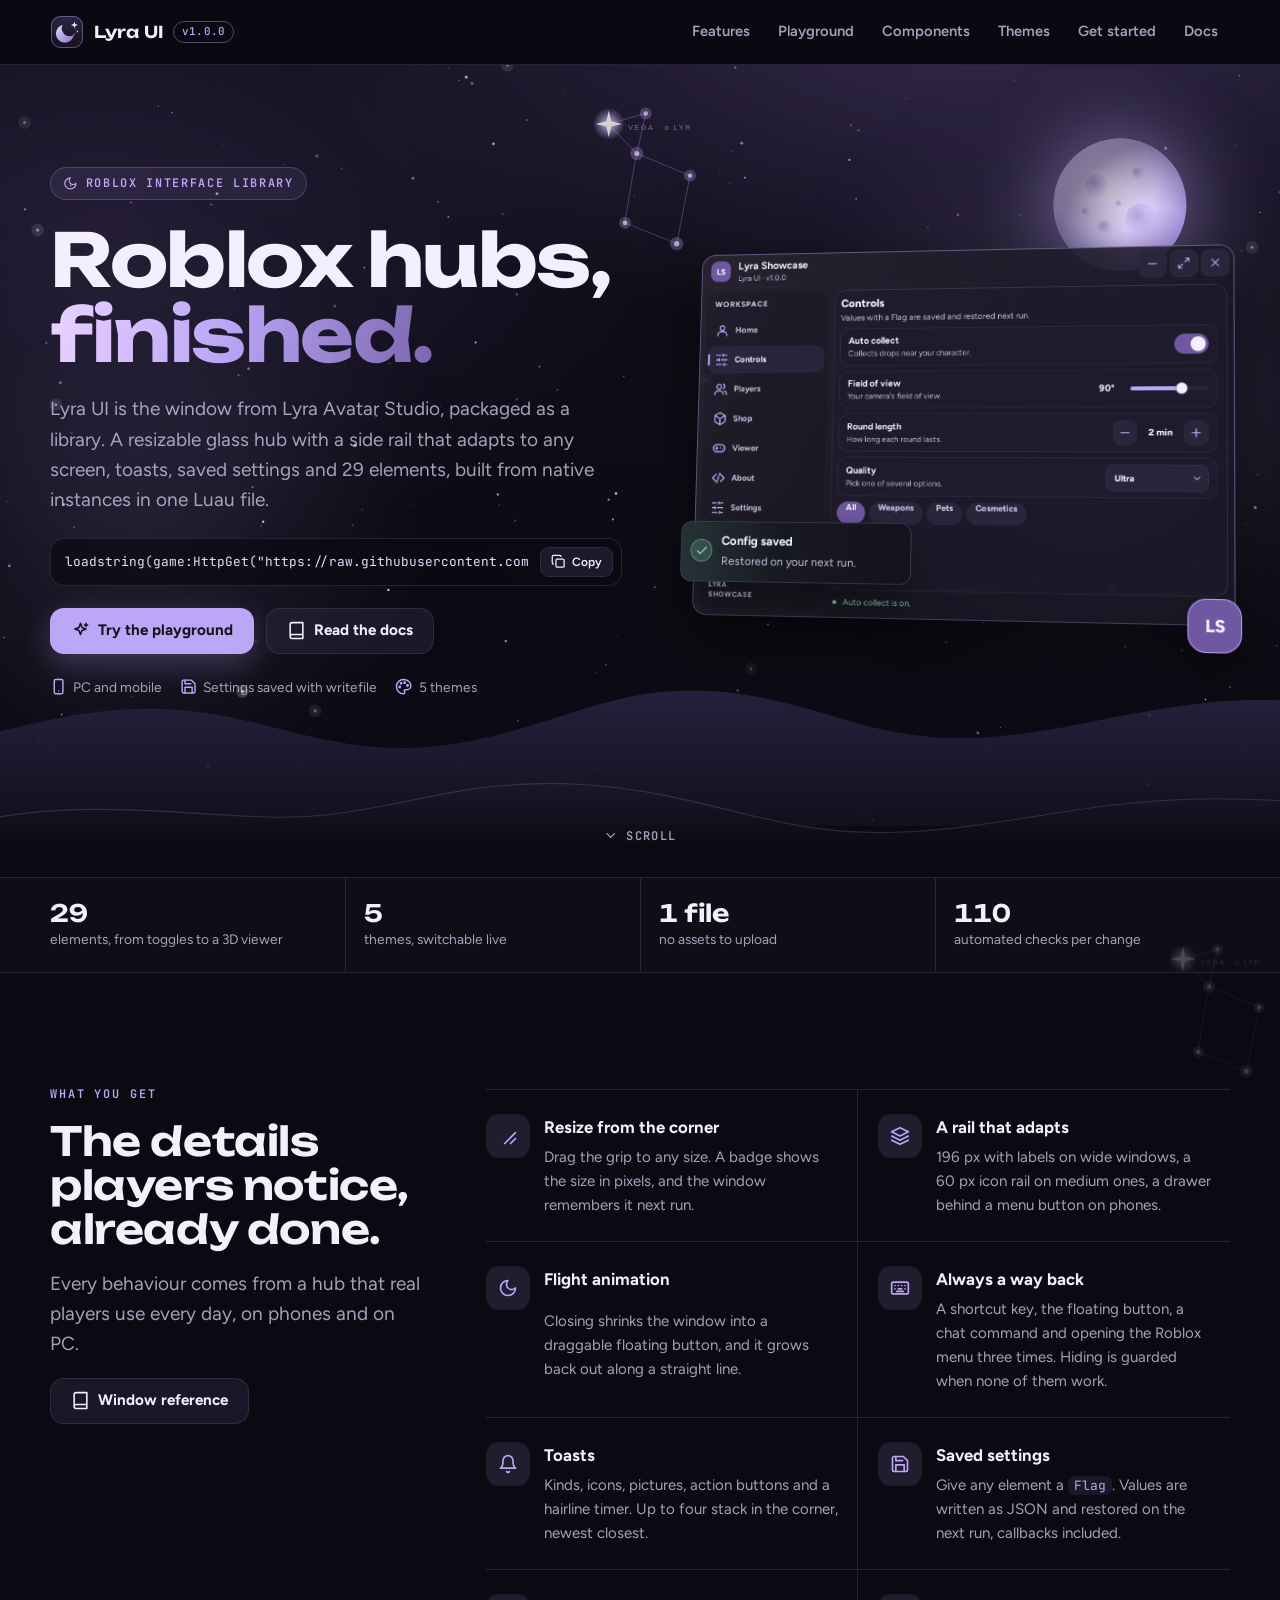
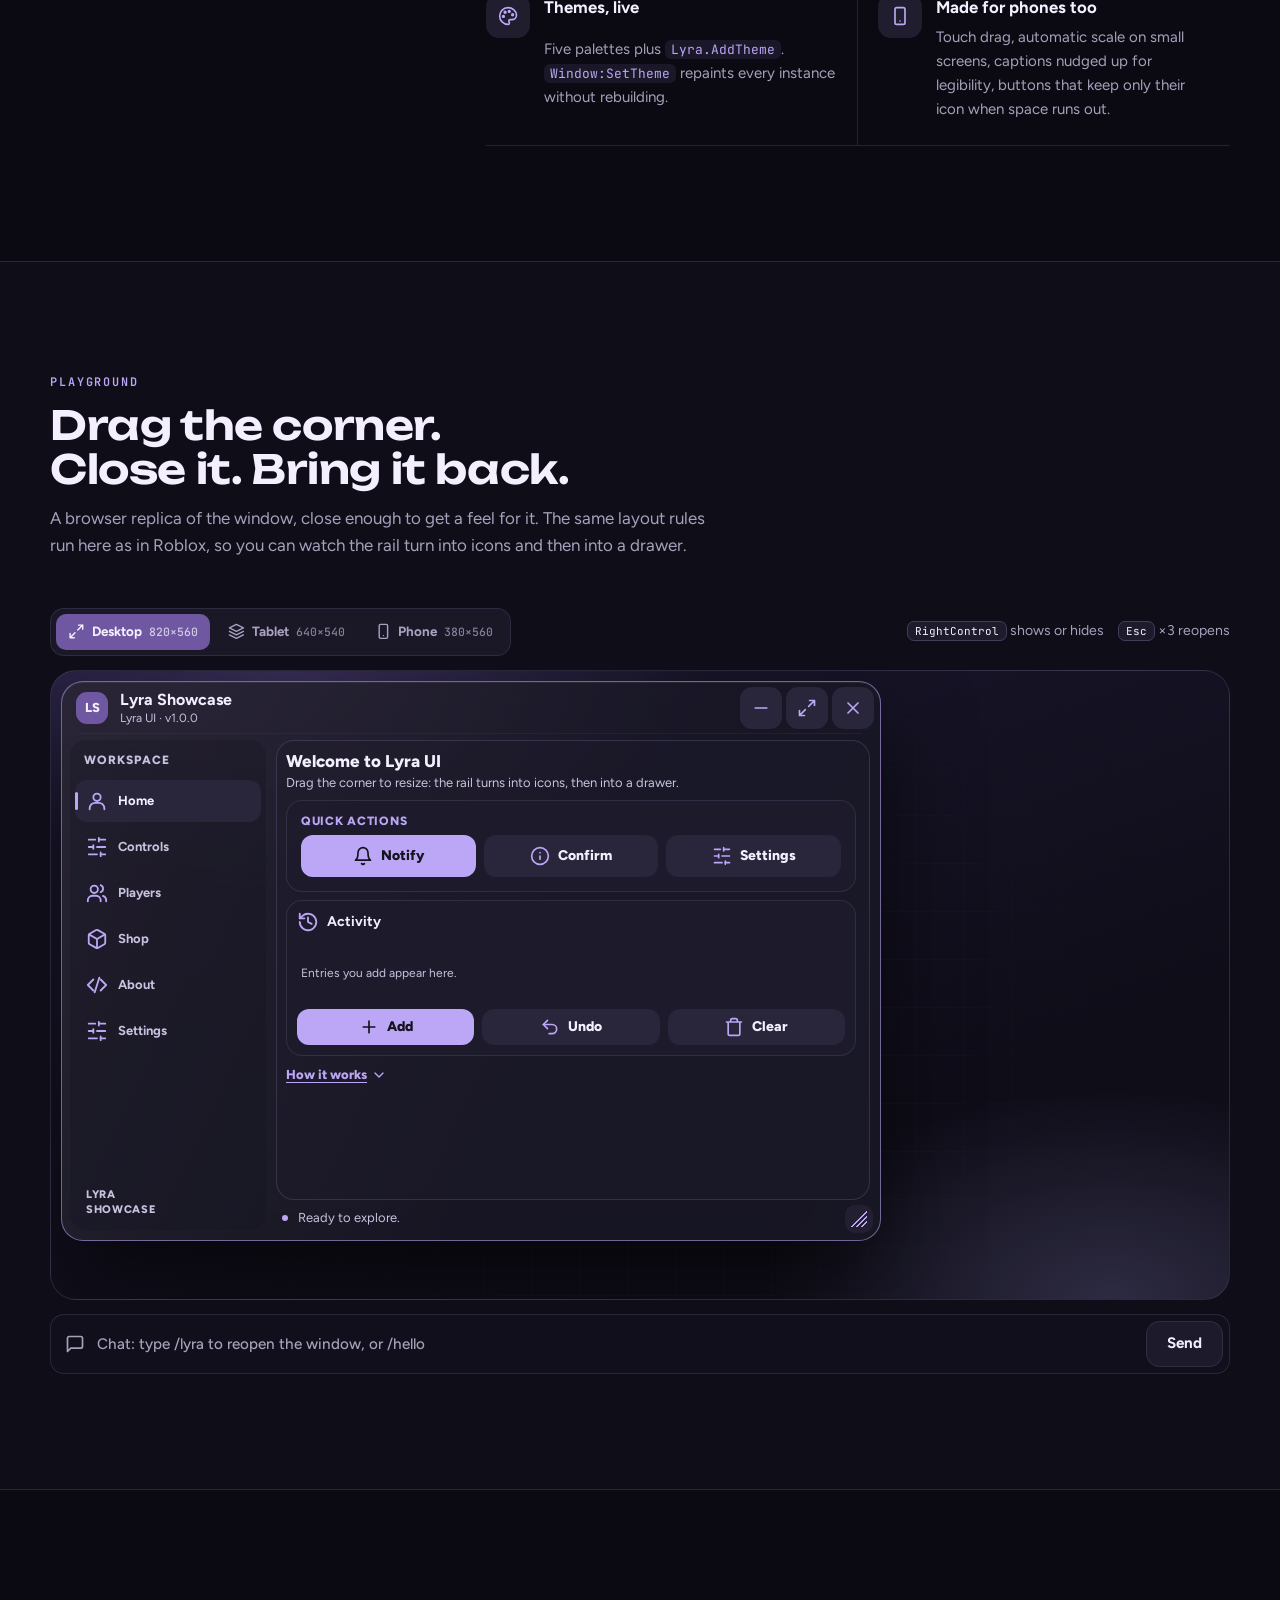
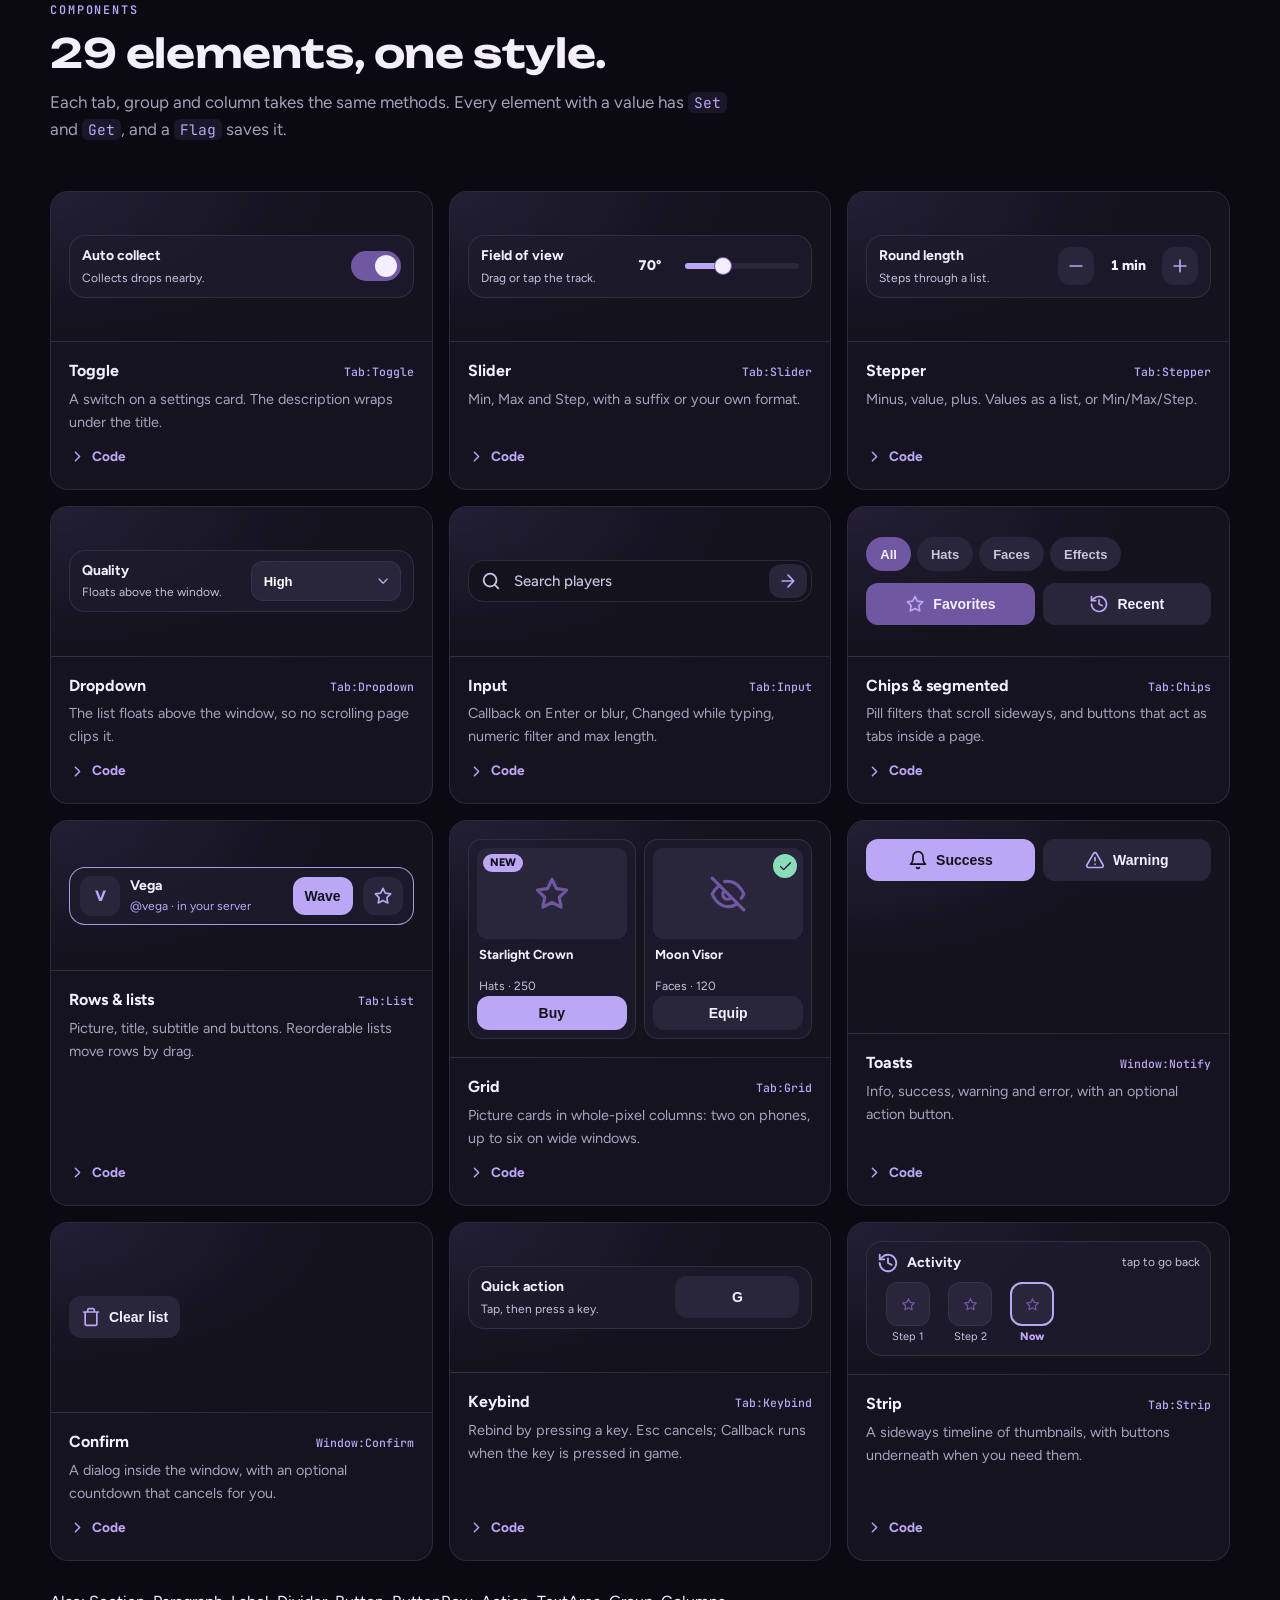
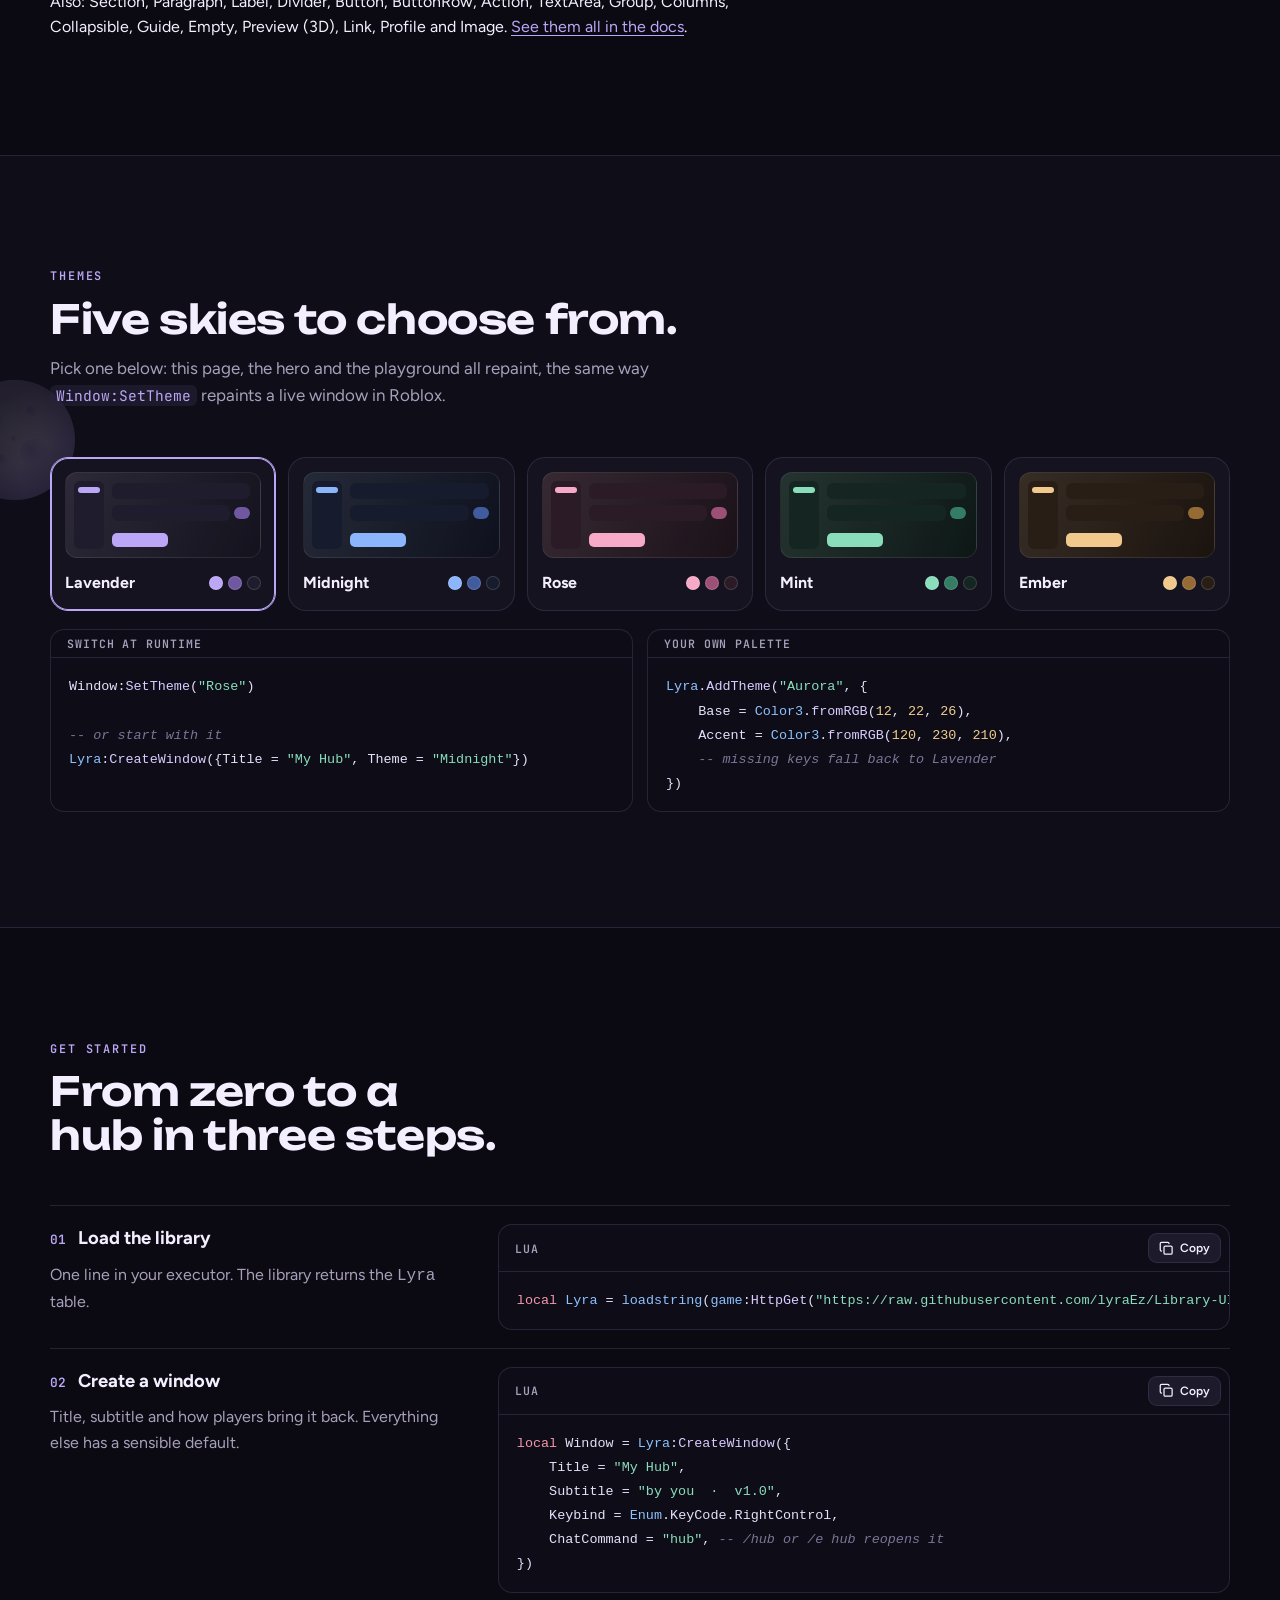
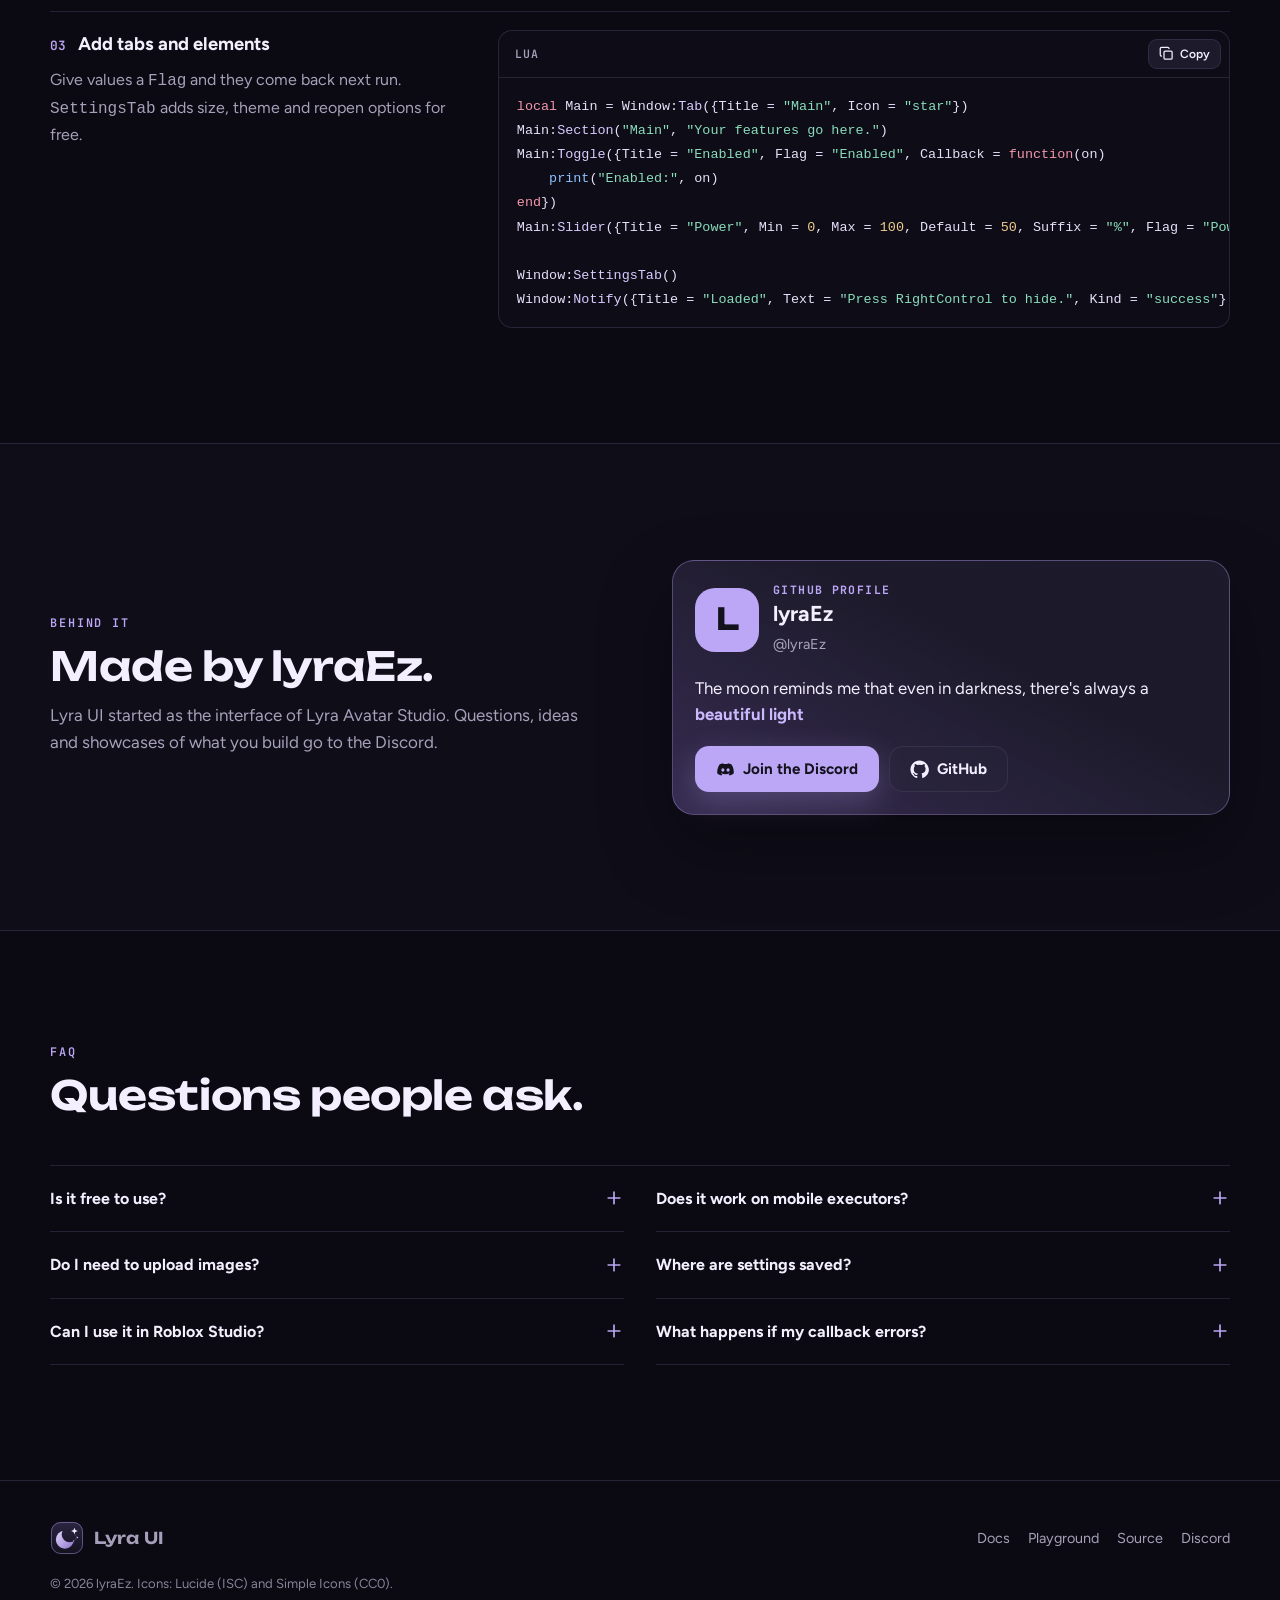
<file: site/index.html>
<!doctype html>
<html lang="en">
<head>
<meta charset="utf-8">
<meta name="viewport" content="width=device-width, initial-scale=1, viewport-fit=cover">
<title>Lyra UI</title>
<meta name="description" content="Lyra UI is a native Roblox interface library: a resizable glass window with a responsive side rail, toasts, saved settings, themes and 29 elements in one Luau file.">
<meta name="theme-color" content="#0b0a12">
<link rel="canonical" href="https://libraly.lyraez.lol/">
<meta property="og:type" content="website">
<meta property="og:site_name" content="Lyra UI">
<meta property="og:url" content="https://libraly.lyraez.lol/">
<meta property="og:title" content="Lyra UI | Roblox Interface Library">
<meta property="og:description" content="Build polished Roblox hubs with a resizable glass UI, 29 elements, 5 themes, saved settings, and full PC & mobile support. All in one Luau file.">
<meta property="og:image" content="https://libraly.lyraez.lol/assets/img/og.png">
<meta property="og:image:secure_url" content="https://libraly.lyraez.lol/assets/img/og.png">
<meta property="og:image:type" content="image/png">
<meta property="og:image:width" content="1200">
<meta property="og:image:height" content="630">
<meta property="og:image:alt" content="Lyra UI - Roblox interface library">
<meta name="twitter:card" content="summary_large_image">
<meta name="twitter:title" content="Lyra UI | Roblox Interface Library">
<meta name="twitter:description" content="Build polished Roblox hubs with a resizable glass UI, 29 elements, 5 themes, saved settings, and full PC & mobile support.">
<meta name="twitter:image" content="https://libraly.lyraez.lol/assets/img/og.png">
<link rel="icon" type="image/svg+xml" href="assets/img/favicon.svg">
<link rel="preconnect" href="https://fonts.googleapis.com">
<link rel="preconnect" href="https://fonts.gstatic.com" crossorigin>
<link rel="stylesheet" href="https://fonts.googleapis.com/css2?family=Figtree:wght@400;500;600;700;800&family=JetBrains+Mono:wght@400;500;600&family=Unbounded:wght@500;600;700&display=swap">
<link rel="stylesheet" href="assets/css/site.css">
</head>
<body>
<header class="nav" id="top">
  <div class="wrap nav__inner">
    <a class="brand" href="index.html"><img src="assets/img/logo.svg" alt="" width="34" height="34">Lyra UI <span class="brand__tag">v1.0.0</span></a>
    <button class="btn btn--ghost btn--icon nav__toggle" type="button" id="nav-toggle" aria-expanded="false" aria-controls="nav-links" aria-label="Menu"><i data-icon="menu"></i></button>
    <nav class="nav__links" id="nav-links" aria-label="Main">
      <a href="#features">Features</a>
      <a href="#playground">Playground</a>
      <a href="#components">Components</a>
      <a href="#themes">Themes</a>
      <a href="#start">Get started</a>
      <a href="docs.html">Docs</a>
    </nav>
  </div>
</header>

<main>
  <!-- HERO ---------------------------------------------------------------- -->
  <section class="hero" aria-labelledby="hero-title">
    <div class="sky" aria-hidden="true">
      <canvas class="sky__layer sky__stars" id="stars"></canvas>
      <div class="sky__layer sky__nebula sky__nebula--a" data-depth="0.06" data-scroll="0.12"></div>
      <div class="sky__layer sky__nebula sky__nebula--b" data-depth="0.04" data-scroll="0.08"></div>
      <img class="sky__layer sky__lyra" src="assets/img/lyra.svg" alt="" data-depth="0.18" data-scroll="0.22">
      <img class="sky__layer sky__moon" src="assets/img/moon.svg" alt="" data-depth="0.12" data-scroll="0.32">
      <div class="sky__layer sky__ridge sky__ridge--far" data-depth="0.03" data-scroll="-0.06"><img src="assets/img/ridge-far.svg" alt=""></div>
      <div class="sky__layer sky__ridge" data-depth="0.015" data-scroll="-0.14"><img src="assets/img/ridge-near.svg" alt=""></div>
    </div>
    <div class="wrap hero__grid">
      <div class="hero__copy">
        <span class="eyebrow"><i data-icon="moon"></i> Roblox interface library</span>
        <h1 id="hero-title">Roblox hubs, <em>finished.</em></h1>
        <p class="hero__lede">Lyra UI is the window from Lyra Avatar Studio, packaged as a library. A resizable glass hub with a side rail that adapts to any screen, toasts, saved settings and 29 elements, built from native instances in one Luau file.</p>
        <div class="install" role="group" aria-label="Load the library">
          <code id="install-code">loadstring(game:HttpGet("https://raw.githubusercontent.com/lyraEz/Library-UI/main/src/Lyra.lua"))()</code>
          <button class="copy" type="button" data-copy="#install-code"><i data-icon="copy"></i>Copy</button>
        </div>
        <div class="hero__actions">
          <a class="btn btn--primary" href="#playground"><i data-icon="sparkles"></i>Try the playground</a>
          <a class="btn btn--ghost" href="docs.html"><i data-icon="book"></i>Read the docs</a>
        </div>
        <div class="hero__meta">
          <span><i data-icon="phone"></i>PC and mobile</span>
          <span><i data-icon="save"></i>Settings saved with writefile</span>
          <span><i data-icon="palette"></i>5 themes</span>
        </div>
      </div>

      <div class="hero__art" id="hero-art">
        <div class="hero__tilt" id="hero-tilt">
          <div class="hero__frame" id="hero-frame">
            <div class="lw" inert aria-hidden="true">
              <div class="lw-head">
                <span class="lw-logo">LS</span>
                <div class="lw-titles"><b>Lyra Showcase</b><small>Lyra UI · v1.0.0</small></div>
                <div class="lw-actions">
                  <span class="lw-ib"><i data-icon="minus"></i></span>
                  <span class="lw-ib"><i data-icon="maximize"></i></span>
                  <span class="lw-ib"><i data-icon="x"></i></span>
                </div>
              </div>
              <div class="lw-rail">
                <div class="lw-rail__cap">WORKSPACE</div>
                <span class="lw-tab"><i data-icon="user"></i><span>Home</span></span>
                <span class="lw-tab" aria-selected="true"><i data-icon="sliders"></i><span>Controls</span></span>
                <span class="lw-tab"><i data-icon="users"></i><span>Players</span></span>
                <span class="lw-tab"><i data-icon="box"></i><span>Shop</span></span>
                <span class="lw-tab"><i data-icon="gamepad"></i><span>Viewer</span></span>
                <span class="lw-tab"><i data-icon="code"></i><span>About</span></span>
                <span class="lw-tab"><i data-icon="sliders"></i><span>Settings</span></span>
                <div class="lw-rail__foot">LYRA<br>SHOWCASE</div>
              </div>
              <div class="lw-back"></div>
              <div class="lw-content">
                <div class="lw-page is-on">
                  <div class="lw-sec"><h4>Controls</h4><p>Values with a Flag are saved and restored next run.</p></div>
                  <div class="lw-card lw-ctrl"><div class="lw-ctrl__text"><b>Auto collect</b><span>Collects drops near your character.</span></div><span class="lw-switch" aria-checked="true"></span></div>
                  <div class="lw-card lw-ctrl"><div class="lw-ctrl__text"><b>Field of view</b><span>Your camera's field of view.</span></div><div class="lw-slider"><output>90°</output><div class="lw-track"><div class="lw-fill" style="width:66%"></div><div class="lw-knob" style="left:66%"></div></div></div></div>
                  <div class="lw-card lw-ctrl"><div class="lw-ctrl__text"><b>Round length</b><span>How long each round lasts.</span></div><div class="lw-stepper"><span class="lw-btn"><i data-icon="minus"></i></span><output>2 min</output><span class="lw-btn"><i data-icon="plus"></i></span></div></div>
                  <div class="lw-card lw-ctrl"><div class="lw-ctrl__text"><b>Quality</b><span>Pick one of several options.</span></div><span class="lw-drop">Ultra <i data-icon="chevron-down"></i></span></div>
                  <div class="lw-chips"><span class="lw-chip" aria-pressed="true">All</span><span class="lw-chip">Weapons</span><span class="lw-chip">Pets</span><span class="lw-chip">Cosmetics</span></div>
                </div>
              </div>
              <div class="lw-status" data-kind="success"><i></i><span>Auto collect is on.</span></div>
              <span class="lw-grip"></span>
            </div>
          </div>
          <div class="lw-toast hero__toast" style="--k: var(--w-green)" aria-hidden="true">
            <span class="lw-toast__badge"><i data-icon="check"></i></span>
            <div class="lw-toast__text"><b>Config saved</b><span>Restored on your next run.</span></div>
            <span class="lw-toast__bar" style="animation-duration: 6s; animation-iteration-count: infinite"></span>
          </div>
          <span class="lw-orb hero__orb" aria-hidden="true">LS</span>
        </div>
      </div>
    </div>
    <a class="scroll-cue" href="#features"><i data-icon="chevron-down"></i>Scroll</a>
  </section>

  <!-- FACTS ---------------------------------------------------------------- -->
  <div class="facts">
    <div class="wrap facts__row">
      <div class="fact"><b>29</b><span>elements, from toggles to a 3D viewer</span></div>
      <div class="fact"><b>5</b><span>themes, switchable live</span></div>
      <div class="fact"><b>1 file</b><span>no assets to upload</span></div>
      <div class="fact"><b>110</b><span>automated checks per change</span></div>
    </div>
  </div>

  <!-- FEATURES ------------------------------------------------------------- -->
  <section class="section" id="features" aria-labelledby="features-title">
    <img class="drift" src="assets/img/lyra.svg" alt="" aria-hidden="true" style="right:-40px;top:40px;width:180px;opacity:.25" data-scroll="0.18">
    <div class="wrap features">
      <div class="features__intro">
        <span class="section__kicker">What you get</span>
        <h2 id="features-title">The details players notice, already done.</h2>
        <p class="hero__lede">Every behaviour comes from a hub that real players use every day, on phones and on PC.</p>
        <a class="btn btn--ghost" href="docs.html#window" style="width:fit-content"><i data-icon="book"></i>Window reference</a>
      </div>
      <div class="features__list">
        <div class="feature"><span class="feature__icon"><i data-icon="resize"></i></span><h3>Resize from the corner</h3><p>Drag the grip to any size. A badge shows the size in pixels, and the window remembers it next run.</p></div>
        <div class="feature"><span class="feature__icon"><i data-icon="layers"></i></span><h3>A rail that adapts</h3><p>196 px with labels on wide windows, a 60 px icon rail on medium ones, a drawer behind a menu button on phones.</p></div>
        <div class="feature"><span class="feature__icon"><i data-icon="moon"></i></span><h3>Flight animation</h3><p>Closing shrinks the window into a draggable floating button, and it grows back out along a straight line.</p></div>
        <div class="feature"><span class="feature__icon"><i data-icon="keyboard"></i></span><h3>Always a way back</h3><p>A shortcut key, the floating button, a chat command and opening the Roblox menu three times. Hiding is guarded when none of them work.</p></div>
        <div class="feature"><span class="feature__icon"><i data-icon="bell"></i></span><h3>Toasts</h3><p>Kinds, icons, pictures, action buttons and a hairline timer. Up to four stack in the corner, newest closest.</p></div>
        <div class="feature"><span class="feature__icon"><i data-icon="save"></i></span><h3>Saved settings</h3><p>Give any element a <code>Flag</code>. Values are written as JSON and restored on the next run, callbacks included.</p></div>
        <div class="feature"><span class="feature__icon"><i data-icon="palette"></i></span><h3>Themes, live</h3><p>Five palettes plus <code>Lyra.AddTheme</code>. <code>Window:SetTheme</code> repaints every instance without rebuilding.</p></div>
        <div class="feature"><span class="feature__icon"><i data-icon="phone"></i></span><h3>Made for phones too</h3><p>Touch drag, automatic scale on small screens, captions nudged up for legibility, buttons that keep only their icon when space runs out.</p></div>
      </div>
    </div>
  </section>

  <!-- PLAYGROUND ----------------------------------------------------------- -->
  <section class="section section--alt" id="playground" aria-labelledby="play-title">
    <div class="wrap">
      <div class="section__head">
        <span class="section__kicker">Playground</span>
        <h2 id="play-title">Drag the corner. Close it. Bring it back.</h2>
        <p>A browser replica of the window, close enough to get a feel for it. The same layout rules run here as in Roblox, so you can watch the rail turn into icons and then into a drawer.</p>
      </div>
      <div class="play__bar">
        <div class="presets" role="group" aria-label="Window size">
          <button type="button" data-preset="820x560" aria-pressed="true"><i data-icon="maximize"></i>Desktop <small>820×560</small></button>
          <button type="button" data-preset="640x540" aria-pressed="false"><i data-icon="layers"></i>Tablet <small>640×540</small></button>
          <button type="button" data-preset="380x560" aria-pressed="false"><i data-icon="phone"></i>Phone <small>380×560</small></button>
        </div>
        <p class="play__hint"><span><span class="kbd">RightControl</span> shows or hides</span><span><span class="kbd">Esc</span> ×3 reopens</span></p>
      </div>
      <div class="stage" id="stage"></div>
      <form class="chatbar" id="chatbar" autocomplete="off">
        <i data-icon="message"></i>
        <label class="sr-only" for="chat-input">Chat</label>
        <input id="chat-input" type="text" placeholder="Chat: type /lyra to reopen the window, or /hello">
        <button class="btn btn--ghost" type="submit">Send</button>
      </form>
    </div>
  </section>

  <!-- COMPONENTS ----------------------------------------------------------- -->
  <section class="section" id="components" aria-labelledby="comp-title">
    <div class="wrap">
      <div class="section__head">
        <span class="section__kicker">Components</span>
        <h2 id="comp-title">29 elements, one style.</h2>
        <p>Each tab, group and column takes the same methods. Every element with a value has <code>Set</code> and <code>Get</code>, and a <code>Flag</code> saves it.</p>
      </div>
      <div class="gallery" id="gallery">
        <article class="comp">
          <div class="comp__demo"><div class="lw-card lw-ctrl"><div class="lw-ctrl__text"><b>Auto collect</b><span>Collects drops nearby.</span></div><button class="lw-switch" type="button" role="switch" aria-checked="true" aria-label="Auto collect"></button></div></div>
          <div class="comp__body"><h3>Toggle <code>Tab:Toggle</code></h3><p>A switch on a settings card. The description wraps under the title.</p></div>
          <details><summary><i data-icon="chevron-right"></i>Code</summary><div class="code"><pre><code class="lua">Tab:Toggle({
    Title = "Auto collect",
    Description = "Collects drops nearby.",
    Flag = "AutoCollect",
    Callback = function(on) print(on) end,
})</code></pre></div></details>
        </article>
        <article class="comp">
          <div class="comp__demo"><div class="lw-card lw-ctrl"><div class="lw-ctrl__text"><b>Field of view</b><span>Drag or tap the track.</span></div><div class="lw-slider" data-min="50" data-max="110" data-value="70" data-suffix="°"><output>70°</output><div class="lw-track"><div class="lw-fill"></div><div class="lw-knob"></div></div></div></div></div>
          <div class="comp__body"><h3>Slider <code>Tab:Slider</code></h3><p>Min, Max and Step, with a suffix or your own format.</p></div>
          <details><summary><i data-icon="chevron-right"></i>Code</summary><div class="code"><pre><code class="lua">Tab:Slider({
    Title = "Field of view",
    Min = 50, Max = 110, Step = 1, Default = 70,
    Suffix = "°", Flag = "FOV",
    Callback = function(v) workspace.CurrentCamera.FieldOfView = v end,
})</code></pre></div></details>
        </article>
        <article class="comp">
          <div class="comp__demo"><div class="lw-card lw-ctrl"><div class="lw-ctrl__text"><b>Round length</b><span>Steps through a list.</span></div><div class="lw-stepper" data-values="30,60,90,120,180,300" data-value="60"><button class="lw-btn" type="button" aria-label="Less"><i data-icon="minus"></i></button><output>1 min</output><button class="lw-btn" type="button" aria-label="More"><i data-icon="plus"></i></button></div></div></div>
          <div class="comp__body"><h3>Stepper <code>Tab:Stepper</code></h3><p>Minus, value, plus. Values as a list, or Min/Max/Step.</p></div>
          <details><summary><i data-icon="chevron-right"></i>Code</summary><div class="code"><pre><code class="lua">Tab:Stepper({
    Title = "Round length",
    Values = {30, 60, 90, 120, 180, 300},
    Default = 60,
    Format = function(s) return s .. " s" end,
})</code></pre></div></details>
        </article>
        <article class="comp">
          <div class="comp__demo"><div class="lw-card lw-ctrl"><div class="lw-ctrl__text"><b>Quality</b><span>Floats above the window.</span></div><button class="lw-drop" type="button" aria-expanded="false" data-options="Low,Medium,High,Ultra" data-value="High"><span>High</span><i data-icon="chevron-down"></i></button></div></div>
          <div class="comp__body"><h3>Dropdown <code>Tab:Dropdown</code></h3><p>The list floats above the window, so no scrolling page clips it.</p></div>
          <details><summary><i data-icon="chevron-right"></i>Code</summary><div class="code"><pre><code class="lua">Tab:Dropdown({
    Title = "Quality",
    Options = {"Low", "Medium", "High", "Ultra"},
    Default = "High", Flag = "Quality",
})</code></pre></div></details>
        </article>
        <article class="comp">
          <div class="comp__demo"><label class="lw-input"><i data-icon="search"></i><input type="text" id="gallery-input" placeholder="Search players"><button class="lw-btn" type="button" aria-label="Search"><i data-icon="arrow"></i></button></label></div>
          <div class="comp__body"><h3>Input <code>Tab:Input</code></h3><p>Callback on Enter or blur, Changed while typing, numeric filter and max length.</p></div>
          <details><summary><i data-icon="chevron-right"></i>Code</summary><div class="code"><pre><code class="lua">Tab:Input({
    Placeholder = "Search players",
    Button = true,
    Changed = function(text) render(text) end,
    Callback = function(text, enter) end,
})</code></pre></div></details>
        </article>
        <article class="comp">
          <div class="comp__demo"><div class="lw-chips" role="group" aria-label="Filter"><button class="lw-chip" type="button" aria-pressed="true">All</button><button class="lw-chip" type="button" aria-pressed="false">Hats</button><button class="lw-chip" type="button" aria-pressed="false">Faces</button><button class="lw-chip" type="button" aria-pressed="false">Effects</button></div><div class="lw-row3" style="--n:2"><button class="lw-btn lw-btn--sel" type="button" data-seg><i data-icon="star"></i>Favorites</button><button class="lw-btn" type="button" data-seg><i data-icon="history"></i>Recent</button></div></div>
          <div class="comp__body"><h3>Chips &amp; segmented <code>Tab:Chips</code></h3><p>Pill filters that scroll sideways, and buttons that act as tabs inside a page.</p></div>
          <details><summary><i data-icon="chevron-right"></i>Code</summary><div class="code"><pre><code class="lua">Tab:Chips({Options = {"All", "Hats", "Faces", "Effects"}, Callback = fill})
Tab:Segmented({Options = {
    {Label = "Favorites", Icon = "star", Value = "fav"},
    {Label = "Recent", Icon = "history", Value = "recent"},
}})</code></pre></div></details>
        </article>
        <article class="comp">
          <div class="comp__demo"><div class="lw-card lw-row is-current"><span class="lw-thumb">V</span><div class="lw-row__text"><b>Vega</b><span>@vega · in your server</span></div><button class="lw-btn lw-btn--primary" type="button">Wave</button><button class="lw-btn lw-btn--icon" type="button" aria-label="Favorite"><i data-icon="star"></i></button></div></div>
          <div class="comp__body"><h3>Rows &amp; lists <code>Tab:List</code></h3><p>Picture, title, subtitle and buttons. Reorderable lists move rows by drag.</p></div>
          <details><summary><i data-icon="chevron-right"></i>Code</summary><div class="code"><pre><code class="lua">local list = Tab:List({Reorderable = true})
list:Add({
    Title = "Vega", Subtitle = "@vega",
    Image = "rbxthumb://type=AvatarHeadShot&amp;id=1&amp;w=150&amp;h=150",
    Buttons = {{Title = "Wave", Primary = true, Callback = wave}},
})</code></pre></div></details>
        </article>
        <article class="comp">
          <div class="comp__demo"><div class="lw-gridc" style="grid-template-columns:repeat(2,minmax(0,1fr))"><div class="lw-card lw-item"><div class="lw-item__pic"><span class="lw-tag">NEW</span><span class="lw-check"><i data-icon="check"></i></span><i data-icon="star"></i></div><b>Starlight Crown</b><small>Hats · 250</small><button class="lw-btn lw-btn--primary" type="button" data-buy>Buy</button></div><div class="lw-card lw-item is-owned"><div class="lw-item__pic"><span class="lw-check"><i data-icon="check"></i></span><i data-icon="eye-off"></i></div><b>Moon Visor</b><small>Faces · 120</small><button class="lw-btn" type="button">Equip</button></div></div></div>
          <div class="comp__body"><h3>Grid <code>Tab:Grid</code></h3><p>Picture cards in whole-pixel columns: two on phones, up to six on wide windows.</p></div>
          <details><summary><i data-icon="chevron-right"></i>Code</summary><div class="code"><pre><code class="lua">local grid = Tab:Grid({MinWidth = 150})
grid:Add({
    Title = "Starlight Crown", Caption = "Hats · 250",
    Image = "rbxassetid://123", Tag = "NEW",
    Button = {Title = "Buy", Callback = function(item, card) card:SetChecked(true) end},
})</code></pre></div></details>
        </article>
        <article class="comp">
          <div class="comp__demo"><div class="lw-row3" style="--n:2"><button class="lw-btn lw-btn--primary" type="button" data-toast="success"><i data-icon="bell"></i>Success</button><button class="lw-btn" type="button" data-toast="warning"><i data-icon="alert"></i>Warning</button></div><div class="lw-toasts comp__toasts" aria-live="polite"></div></div>
          <div class="comp__body"><h3>Toasts <code>Window:Notify</code></h3><p>Info, success, warning and error, with an optional action button.</p></div>
          <details><summary><i data-icon="chevron-right"></i>Code</summary><div class="code"><pre><code class="lua">Window:Notify({
    Title = "Saved", Text = "Your config was saved.",
    Kind = "success", Icon = "save", Duration = 4,
    Action = {Text = "Open", Callback = open},
})</code></pre></div></details>
        </article>
        <article class="comp">
          <div class="comp__demo" style="min-height:190px"><button class="lw-btn" type="button" data-confirm style="justify-self:start"><i data-icon="trash"></i>Clear list</button><div class="lw-modal"><div class="lw-modal__card"><b>Clear the list?</b><p>Every item is removed. Closes on its own in <span data-count>10</span> s.</p><div class="lw-row3"><button class="lw-btn" type="button" data-close>Keep</button><button class="lw-btn lw-btn--primary" type="button" data-close>Clear</button></div></div></div></div>
          <div class="comp__body"><h3>Confirm <code>Window:Confirm</code></h3><p>A dialog inside the window, with an optional countdown that cancels for you.</p></div>
          <details><summary><i data-icon="chevron-right"></i>Code</summary><div class="code"><pre><code class="lua">Window:Confirm({
    Title = "Clear the list?",
    Text = "Every item is removed.",
    Confirm = "Clear", Seconds = 10,
    Callback = function() list:Clear() end,
})</code></pre></div></details>
        </article>
        <article class="comp">
          <div class="comp__demo"><div class="lw-card lw-ctrl"><div class="lw-ctrl__text"><b>Quick action</b><span>Tap, then press a key.</span></div><button class="lw-btn lw-key" type="button" data-key>G</button></div></div>
          <div class="comp__body"><h3>Keybind <code>Tab:Keybind</code></h3><p>Rebind by pressing a key. Esc cancels; Callback runs when the key is pressed in game.</p></div>
          <details><summary><i data-icon="chevron-right"></i>Code</summary><div class="code"><pre><code class="lua">Tab:Keybind({
    Title = "Quick action",
    Default = Enum.KeyCode.G, Flag = "QuickKey",
    Callback = function() print("pressed") end,
})</code></pre></div></details>
        </article>
        <article class="comp">
          <div class="comp__demo"><div class="lw-card lw-strip" style="height:auto"><div class="lw-strip__head"><i data-icon="history"></i><b>Activity</b><span>tap to go back</span></div><div class="lw-tiles"><span class="lw-tile"><i><i data-icon="star"></i></i><small>Step 1</small></span><span class="lw-tile"><i><i data-icon="star"></i></i><small>Step 2</small></span><span class="lw-tile is-now"><i><i data-icon="star"></i></i><small>Now</small></span></div></div></div>
          <div class="comp__body"><h3>Strip <code>Tab:Strip</code></h3><p>A sideways timeline of thumbnails, with buttons underneath when you need them.</p></div>
          <details><summary><i data-icon="chevron-right"></i>Code</summary><div class="code"><pre><code class="lua">local strip = Tab:Strip({Title = "Activity", Icon = "history"})
strip:Set({
    {Label = "Step 1", Icon = "star", Callback = goBack},
    {Label = "Now", Icon = "star", Current = true},
})</code></pre></div></details>
        </article>
      </div>
      <p class="section__head" style="margin:28px 0 0"><span>Also: Section, Paragraph, Label, Divider, Button, ButtonRow, Action, TextArea, Group, Columns, Collapsible, Guide, Empty, Preview (3D), Link, Profile and Image. <a href="docs.html#elements">See them all in the docs</a>.</span></p>
    </div>
  </section>

  <!-- THEMES --------------------------------------------------------------- -->
  <section class="section section--alt" id="themes" aria-labelledby="themes-title">
    <img class="drift" src="assets/img/moon.svg" alt="" aria-hidden="true" style="left:-60px;top:30px;width:150px;opacity:.18" data-scroll="0.2">
    <div class="wrap">
      <div class="section__head">
        <span class="section__kicker">Themes</span>
        <h2 id="themes-title">Five skies to choose from.</h2>
        <p>Pick one below: this page, the hero and the playground all repaint, the same way <code>Window:SetTheme</code> repaints a live window in Roblox.</p>
      </div>
      <div class="themes" id="themes-list"></div>
      <div class="themes__code">
        <div class="code"><div class="code__bar">Switch at runtime</div><pre><code class="lua">Window:SetTheme("Rose")

-- or start with it
Lyra:CreateWindow({Title = "My Hub", Theme = "Midnight"})</code></pre></div>
        <div class="code"><div class="code__bar">Your own palette</div><pre><code class="lua">Lyra.AddTheme("Aurora", {
    Base = Color3.fromRGB(12, 22, 26),
    Accent = Color3.fromRGB(120, 230, 210),
    -- missing keys fall back to Lavender
})</code></pre></div>
      </div>
    </div>
  </section>

  <!-- QUICK START ---------------------------------------------------------- -->
  <section class="section" id="start" aria-labelledby="start-title">
    <div class="wrap">
      <div class="section__head">
        <span class="section__kicker">Get started</span>
        <h2 id="start-title">From zero to a hub in three steps.</h2>
      </div>
      <div class="steps">
        <div class="step">
          <div class="step__text"><h3>Load the library</h3><p>One line in your executor. The library returns the <code>Lyra</code> table.</p></div>
          <div class="code"><div class="code__bar">Lua <button class="copy" type="button" data-copy="#step-1"><i data-icon="copy"></i>Copy</button></div><pre><code class="lua" id="step-1">local Lyra = loadstring(game:HttpGet("https://raw.githubusercontent.com/lyraEz/Library-UI/main/src/Lyra.lua"))()</code></pre></div>
        </div>
        <div class="step">
          <div class="step__text"><h3>Create a window</h3><p>Title, subtitle and how players bring it back. Everything else has a sensible default.</p></div>
          <div class="code"><div class="code__bar">Lua <button class="copy" type="button" data-copy="#step-2"><i data-icon="copy"></i>Copy</button></div><pre><code class="lua" id="step-2">local Window = Lyra:CreateWindow({
    Title = "My Hub",
    Subtitle = "by you  ·  v1.0",
    Keybind = Enum.KeyCode.RightControl,
    ChatCommand = "hub", -- /hub or /e hub reopens it
})</code></pre></div>
        </div>
        <div class="step">
          <div class="step__text"><h3>Add tabs and elements</h3><p>Give values a <code>Flag</code> and they come back next run. <code>SettingsTab</code> adds size, theme and reopen options for free.</p></div>
          <div class="code"><div class="code__bar">Lua <button class="copy" type="button" data-copy="#step-3"><i data-icon="copy"></i>Copy</button></div><pre><code class="lua" id="step-3">local Main = Window:Tab({Title = "Main", Icon = "star"})
Main:Section("Main", "Your features go here.")
Main:Toggle({Title = "Enabled", Flag = "Enabled", Callback = function(on)
    print("Enabled:", on)
end})
Main:Slider({Title = "Power", Min = 0, Max = 100, Default = 50, Suffix = "%", Flag = "Power"})

Window:SettingsTab()
Window:Notify({Title = "Loaded", Text = "Press RightControl to hide.", Kind = "success"})</code></pre></div>
        </div>
      </div>
    </div>
  </section>

  <!-- CREATOR -------------------------------------------------------------- -->
  <section class="section section--alt" id="creator" aria-labelledby="creator-title">
    <div class="wrap creator">
      <div class="section__head" style="margin:0">
        <span class="section__kicker">Behind it</span>
        <h2 id="creator-title">Made by lyraEz.</h2>
        <p>Lyra UI started as the interface of Lyra Avatar Studio. Questions, ideas and showcases of what you build go to the Discord.</p>
      </div>
      <div class="creator__card">
        <div class="creator__head">
          <span class="portrait" aria-hidden="true">L</span>
          <div><small>GITHUB PROFILE</small><b>lyraEz</b><span class="creator__handle">@lyraEz</span></div>
        </div>
        <p class="creator__quote">The moon reminds me that even in darkness, there's always a <b>beautiful light</b></p>
        <div class="creator__links">
          <a class="btn btn--primary" href="https://discord.gg/8bxXcn2Vfb" target="_blank" rel="noopener"><i data-icon="discord"></i>Join the Discord</a>
          <a class="btn btn--ghost" href="https://github.com/lyraEz" target="_blank" rel="noopener"><i data-icon="github"></i>GitHub</a>
        </div>
      </div>
    </div>
  </section>

  <!-- FAQ ------------------------------------------------------------------ -->
  <section class="section" id="faq" aria-labelledby="faq-title">
    <div class="wrap">
      <div class="section__head"><span class="section__kicker">FAQ</span><h2 id="faq-title">Questions people ask.</h2></div>
      <div class="faq">
        <details><summary>Is it free to use?<i data-icon="plus"></i></summary><p>Yes. Load it with the line above and build whatever you like on top of it.</p></details>
        <details><summary>Does it work on mobile executors?<i data-icon="plus"></i></summary><p>Yes. Dragging, resizing and the drawer all take touch input, the window scales down a little on small screens and every caption is nudged up one size to stay readable.</p></details>
        <details><summary>Do I need to upload images?<i data-icon="plus"></i></summary><p>No. The icon sheet is embedded in the file. With <code>writefile</code> and <code>getcustomasset</code> it loads as one image; without them every icon is drawn with frames.</p></details>
        <details><summary>Where are settings saved?<i data-icon="plus"></i></summary><p>In <code>workspace/LyraUI/&lt;Window name&gt;.json</code> through your executor's <code>writefile</code>. Pass <code>ConfigFile = false</code> to turn saving off.</p></details>
        <details><summary>Can I use it in Roblox Studio?<i data-icon="plus"></i></summary><p>Yes, require it from a LocalScript. Saving and the embedded icon sheet need executor functions, so in Studio the window runs without them and draws vector icons.</p></details>
        <details><summary>What happens if my callback errors?<i data-icon="plus"></i></summary><p>The window keeps working. The error goes to the console and to the status line, so you see it without the hub breaking.</p></details>
      </div>
    </div>
  </section>
</main>

<footer class="footer">
  <div class="wrap">
    <div class="footer__row">
      <a class="brand" href="#top"><img src="assets/img/logo.svg" alt="" width="30" height="30">Lyra UI</a>
      <nav aria-label="Footer">
        <a href="docs.html">Docs</a>
        <a href="#playground">Playground</a>
        <a href="https://github.com/lyraEz/Library-UI" target="_blank" rel="noopener">Source</a>
        <a href="https://discord.gg/8bxXcn2Vfb" target="_blank" rel="noopener">Discord</a>
      </nav>
    </div>
    <p class="footer__credit">© 2026 lyraEz. Icons: Lucide (ISC) and Simple Icons (CC0).</p>
  </div>
</footer>

<script src="assets/js/icons.js" defer></script>
<script src="assets/js/site.js" defer></script>
<script src="assets/js/demo.js" defer></script>
</body>
</html>
</file>
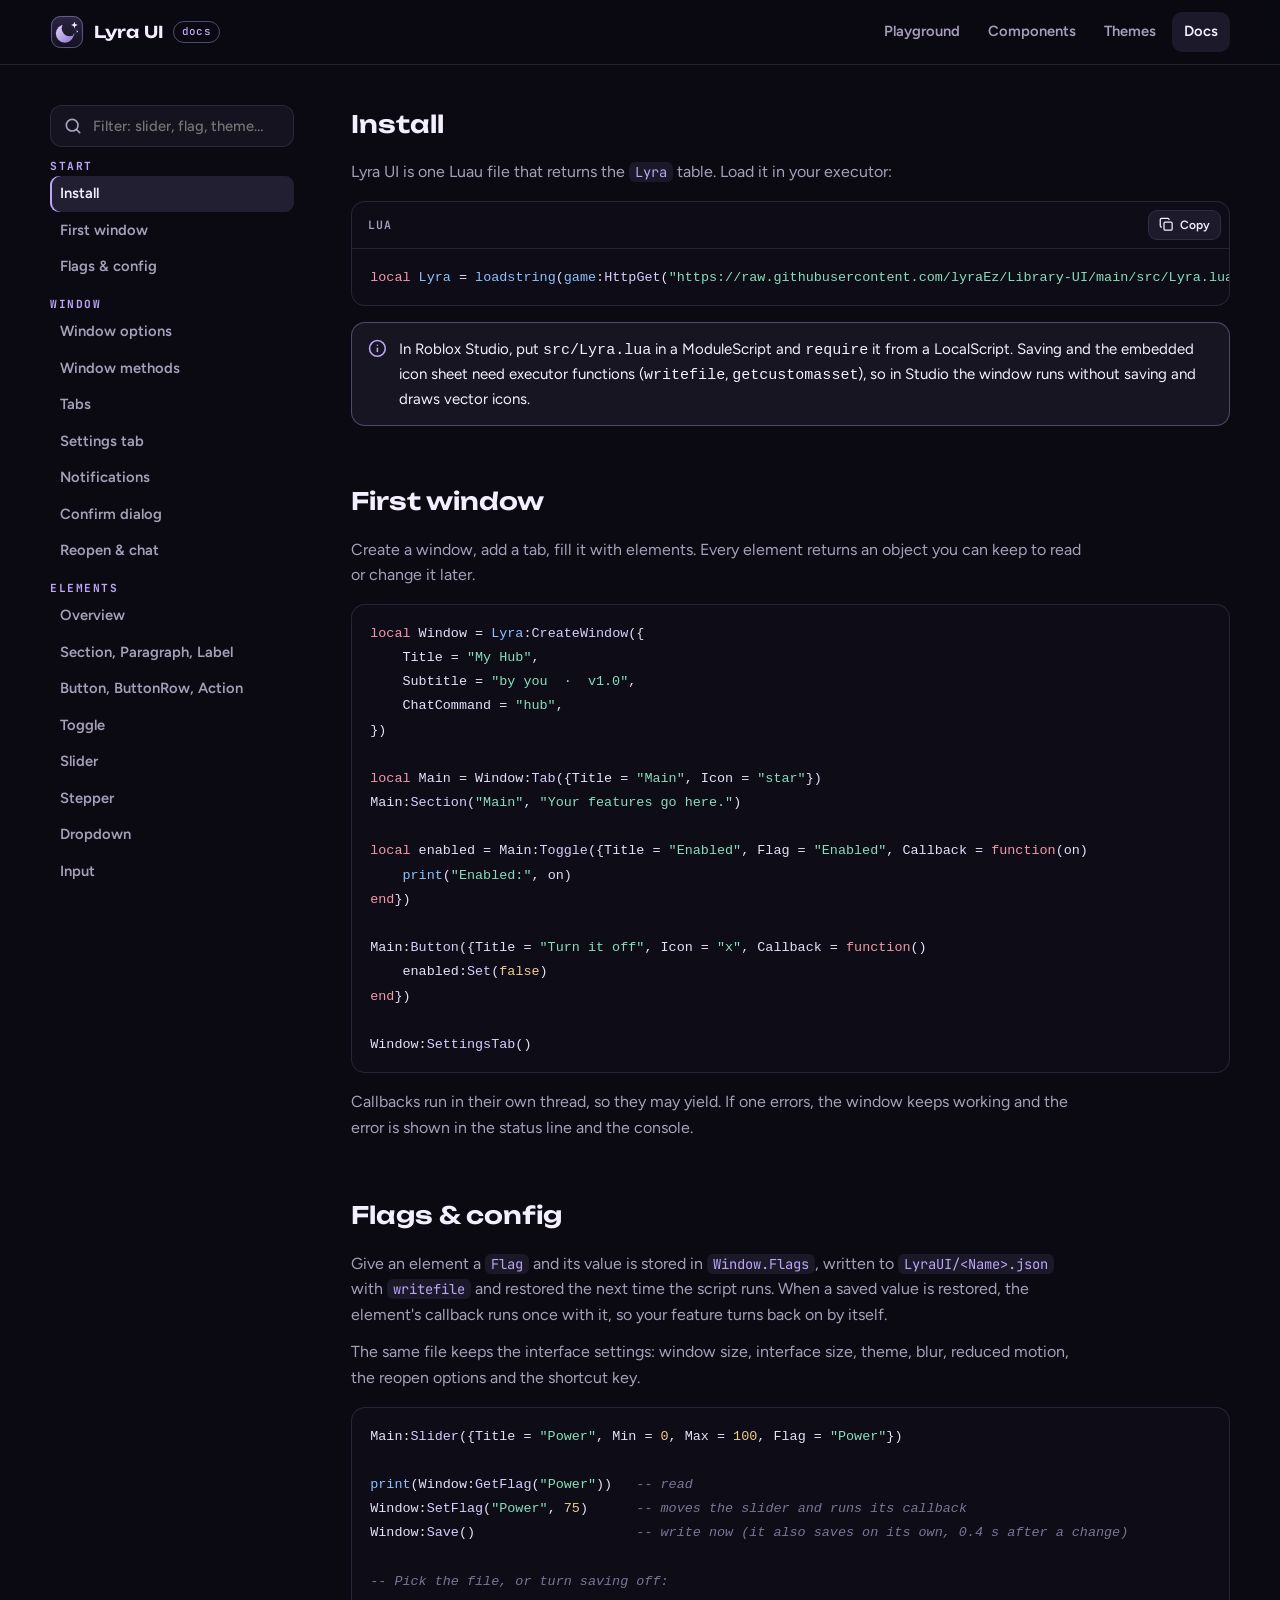
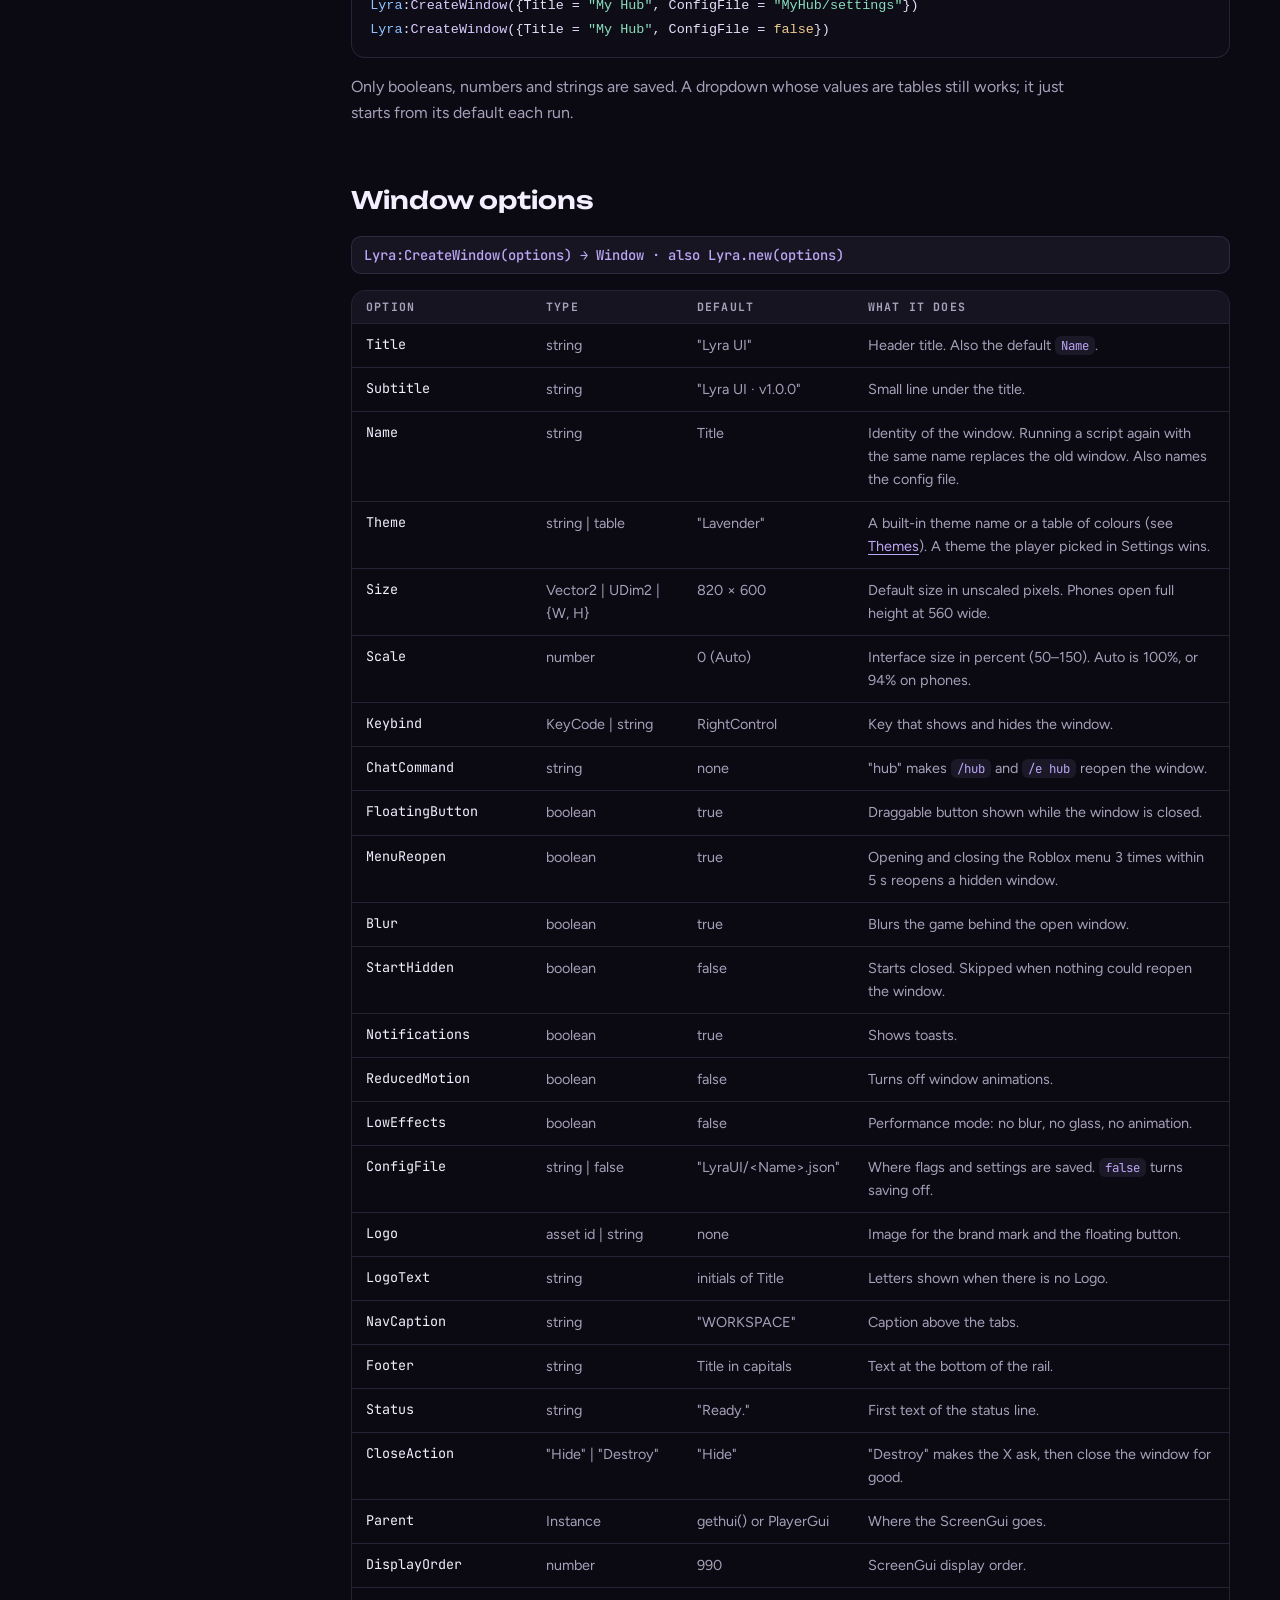
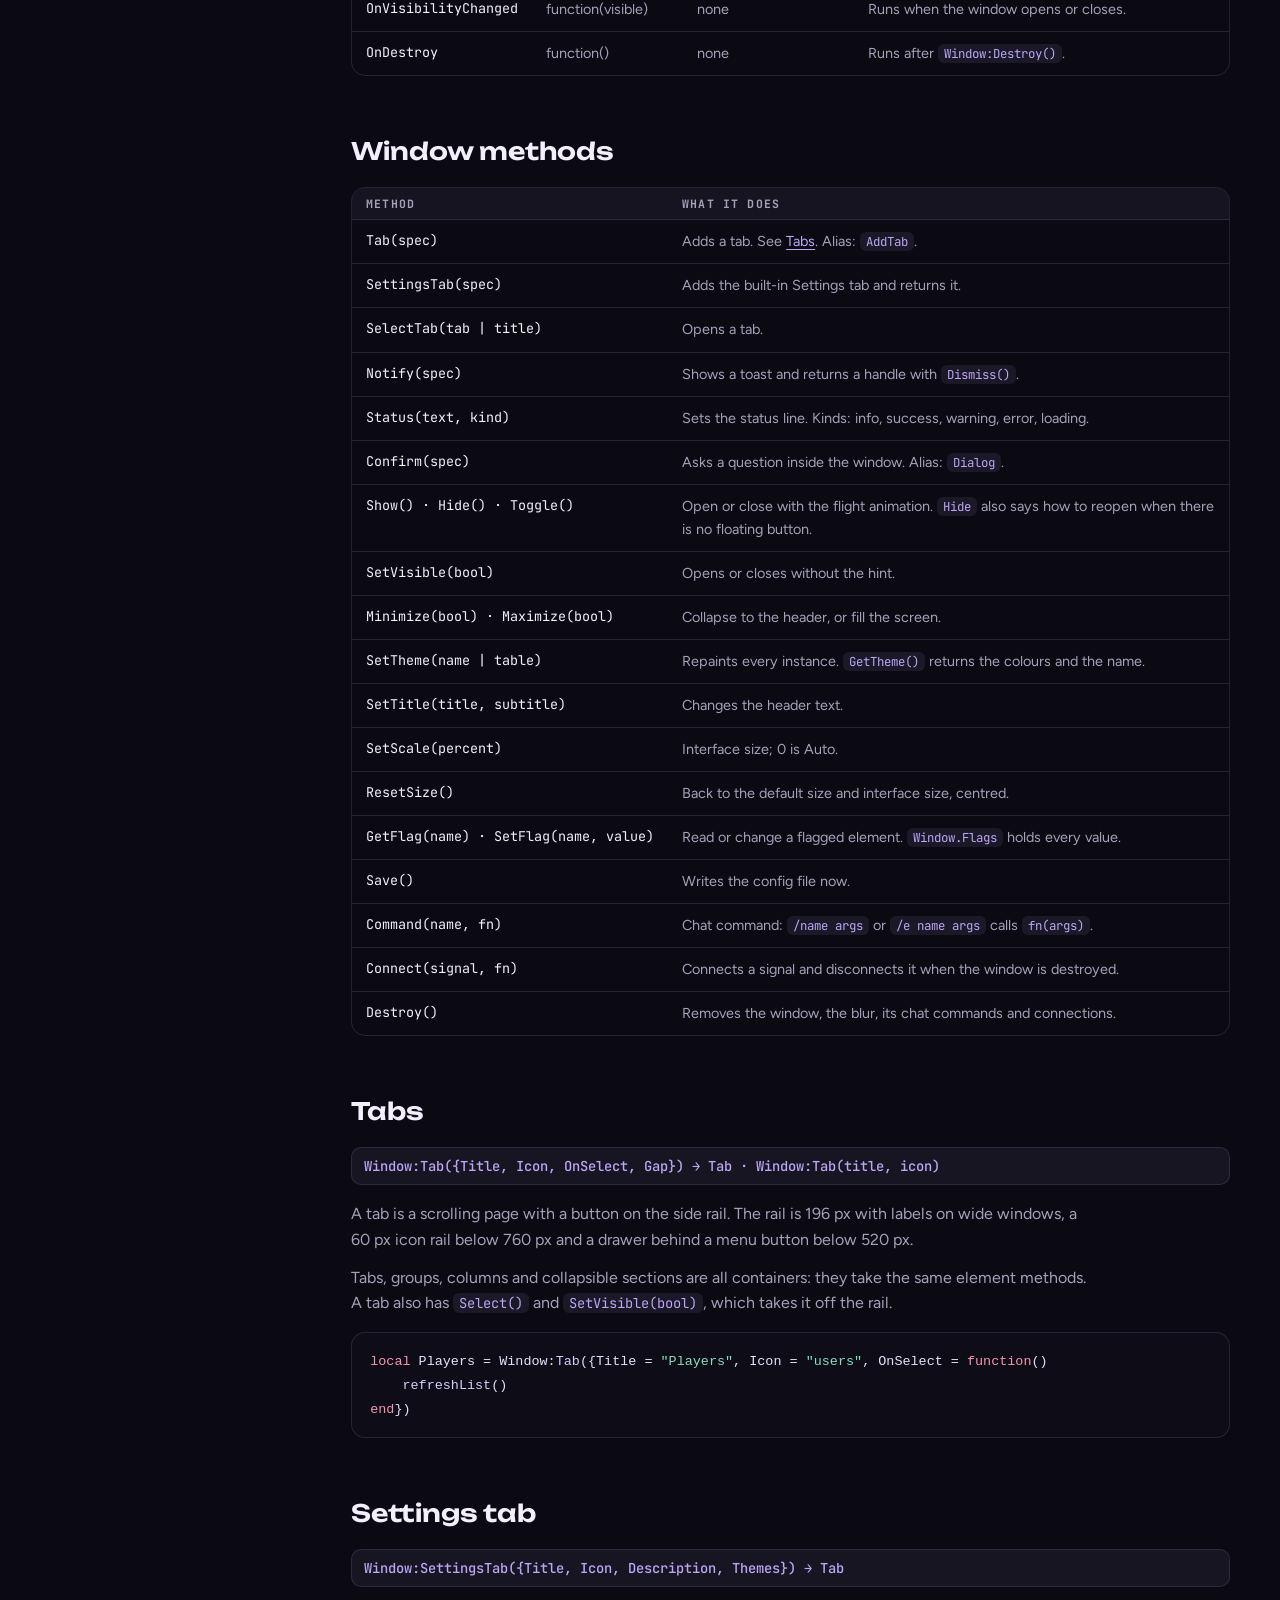
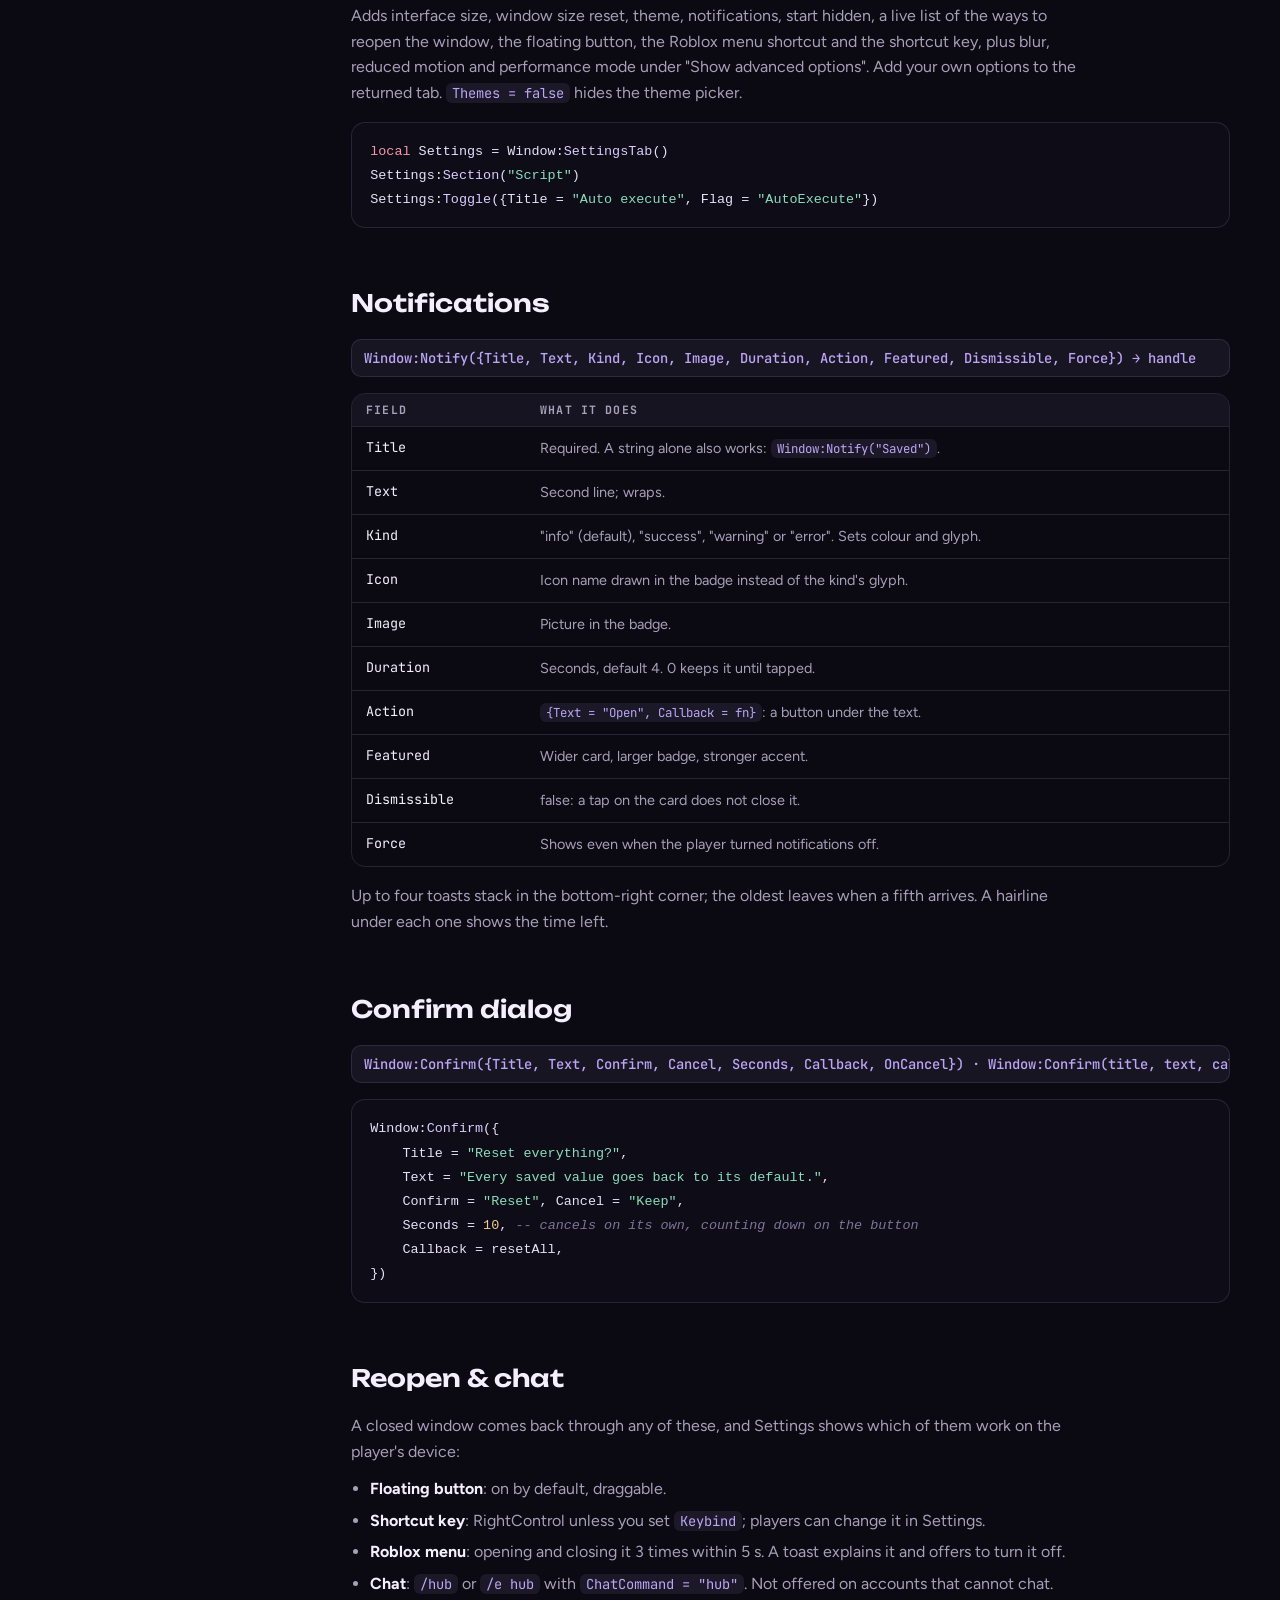
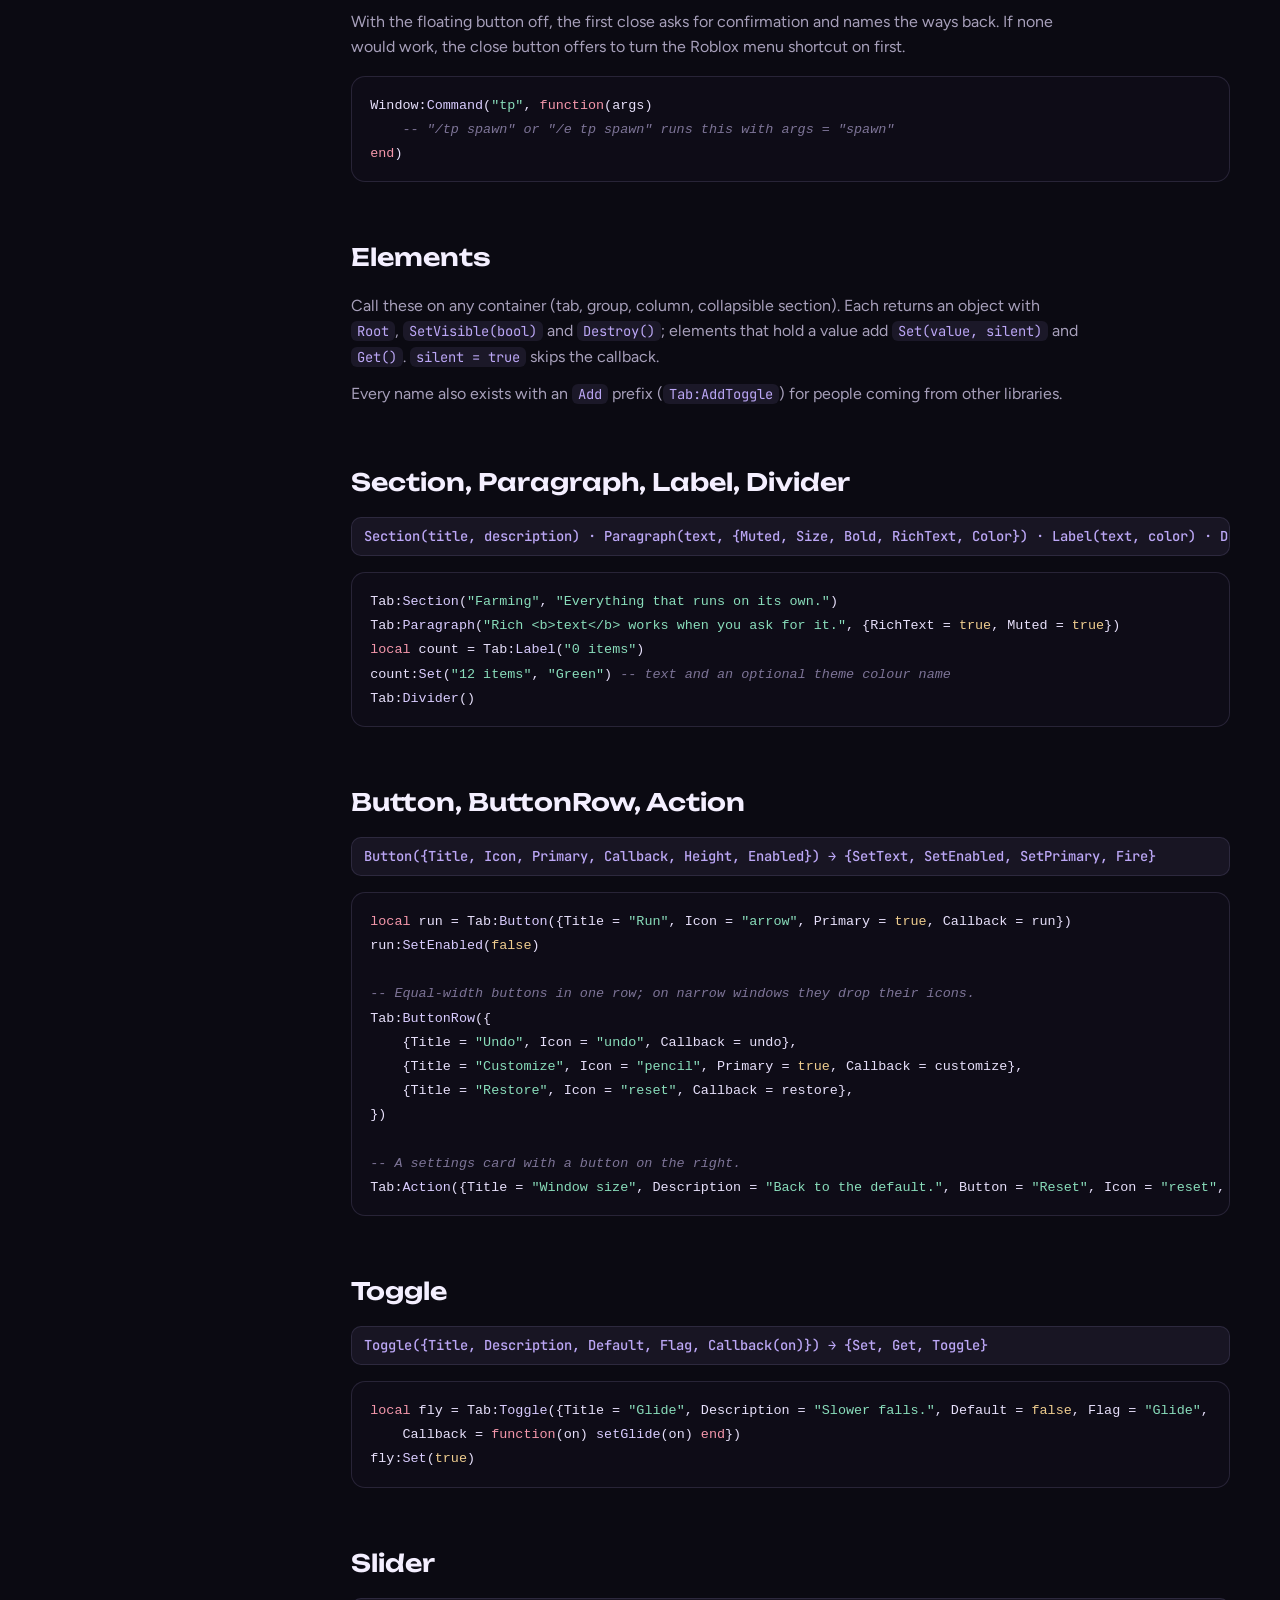
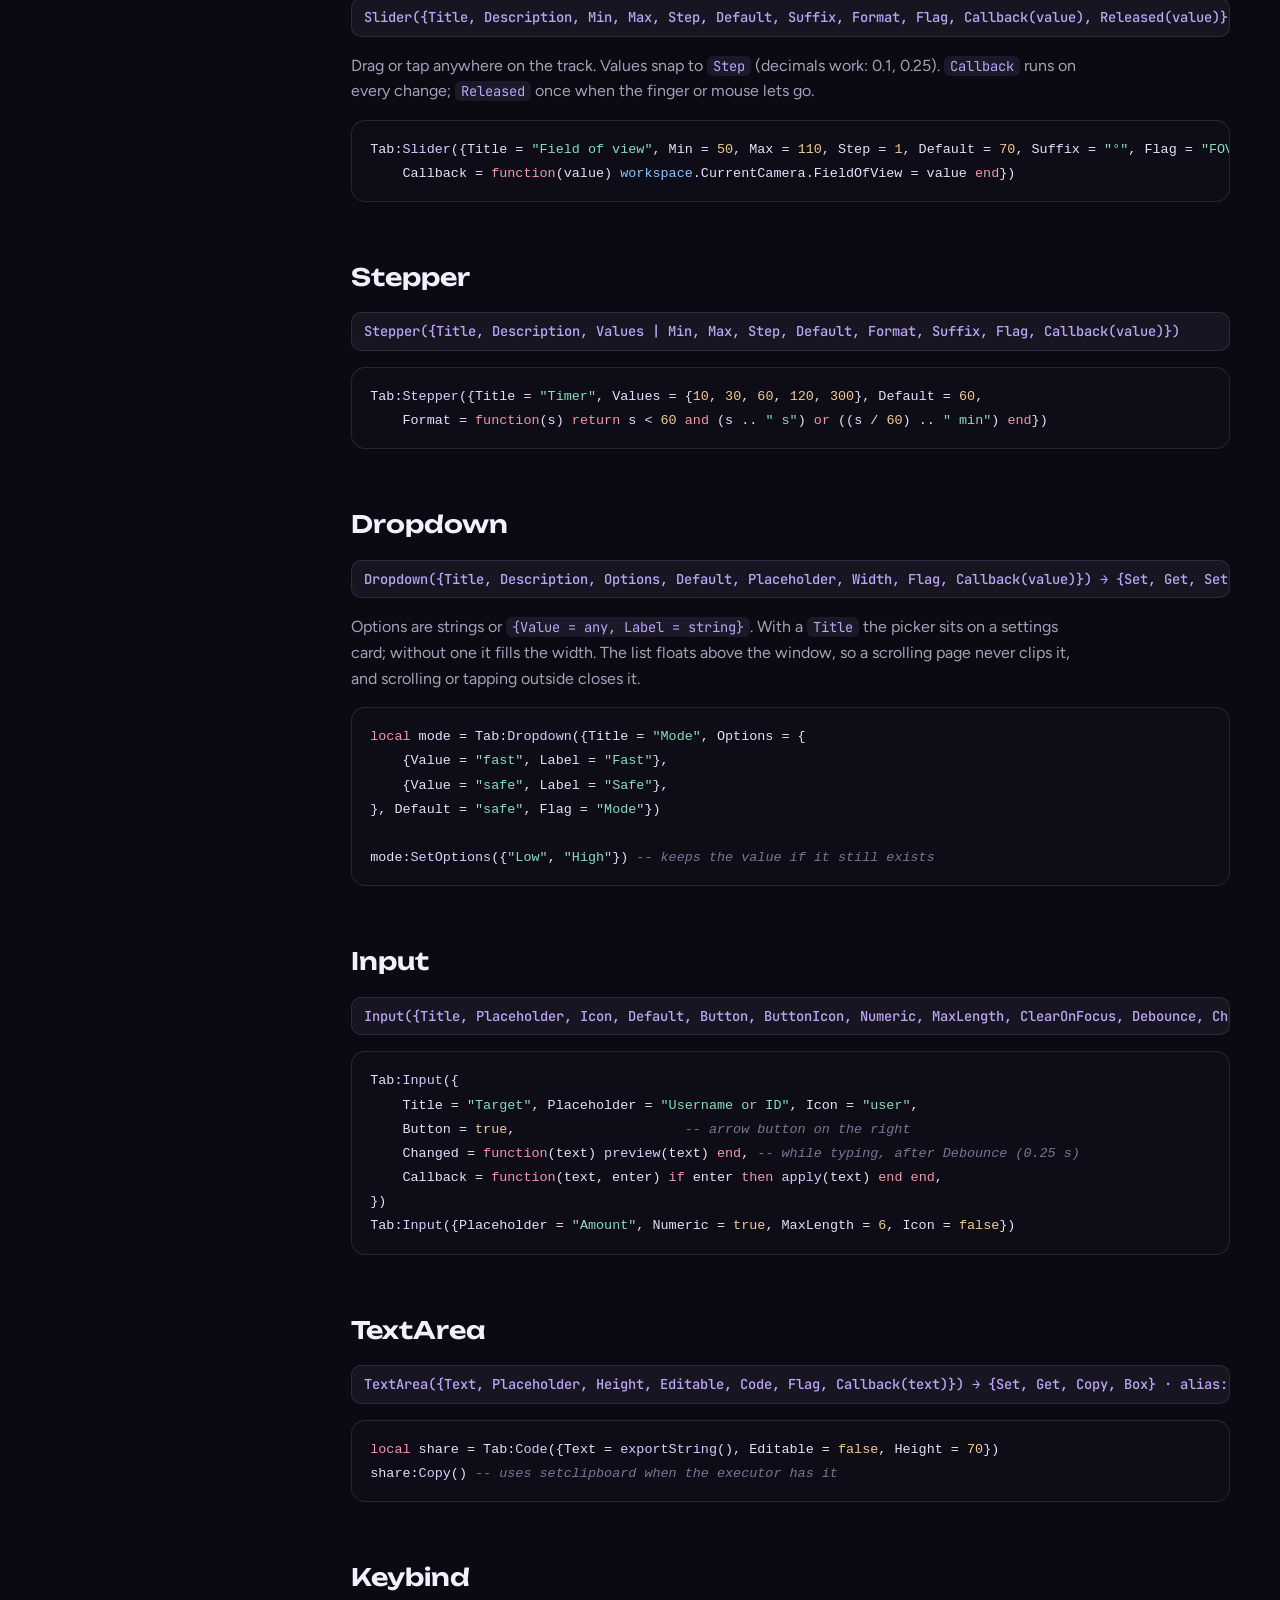
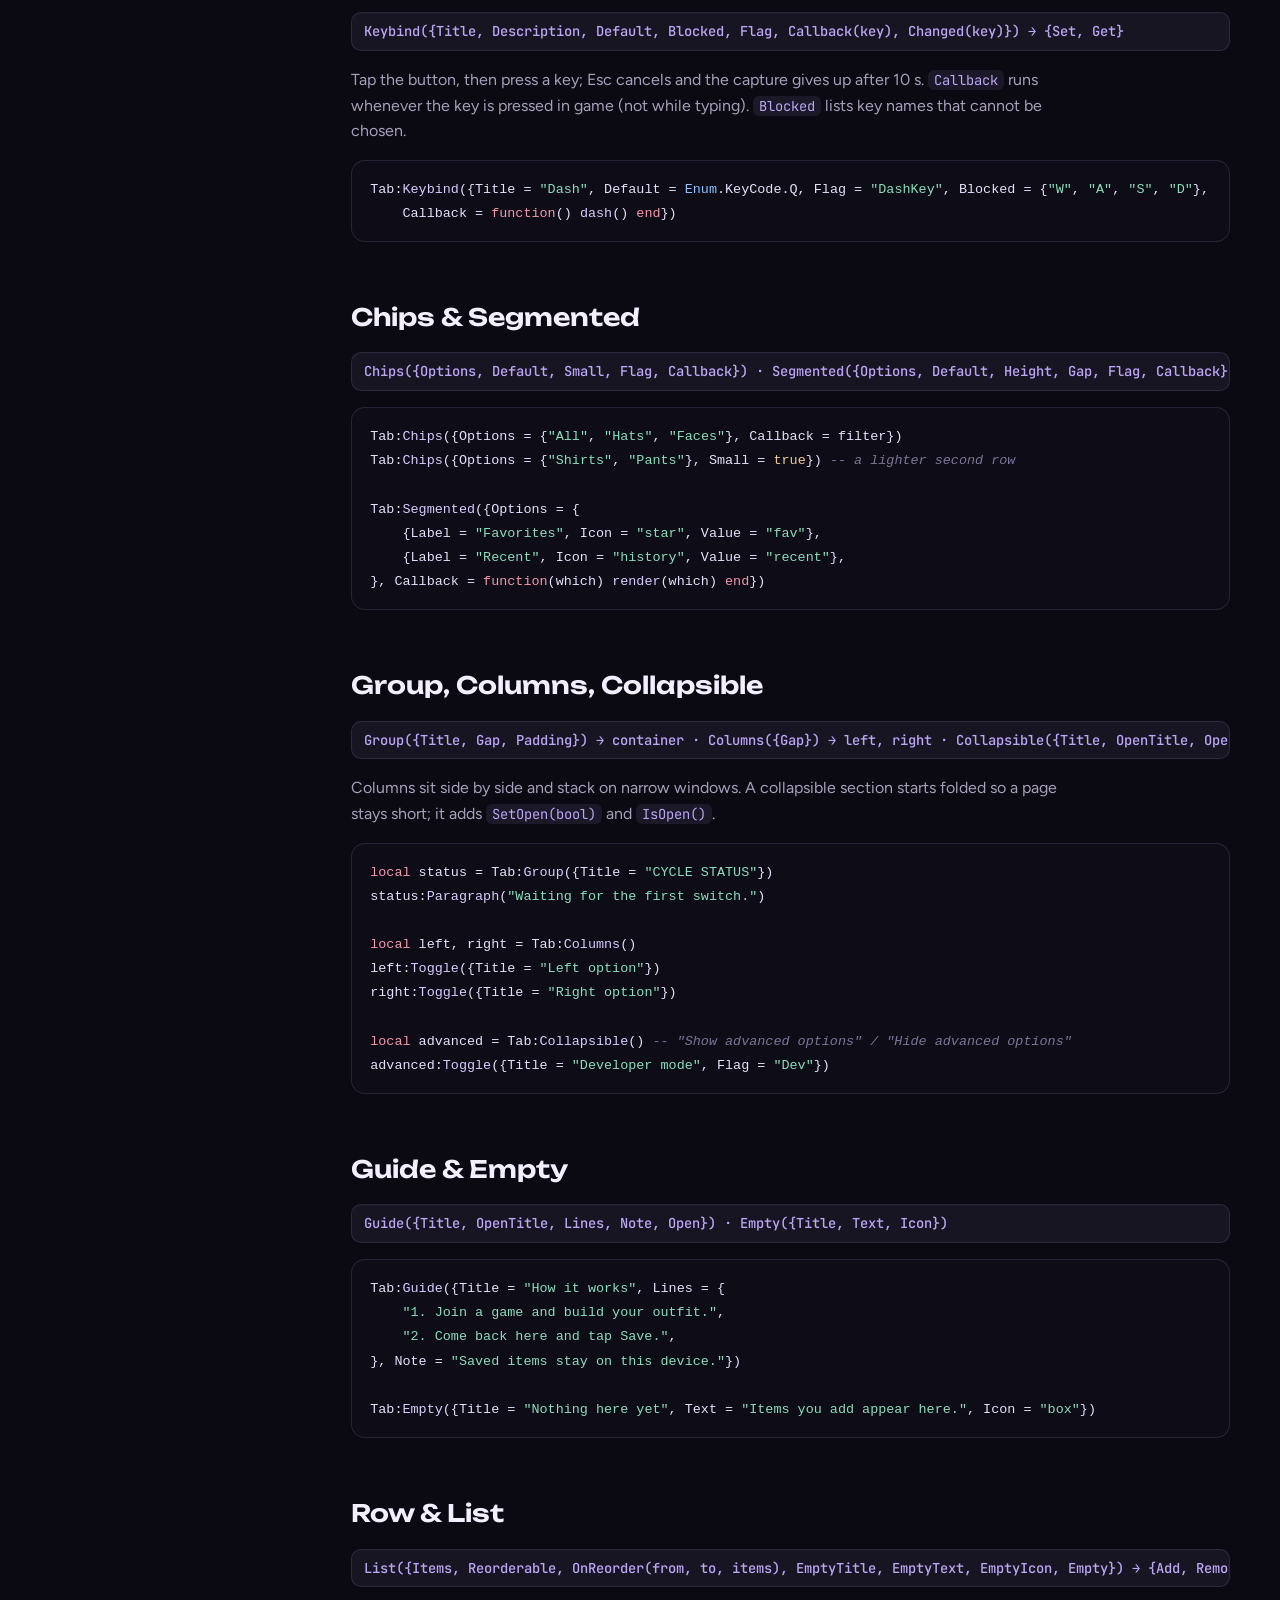
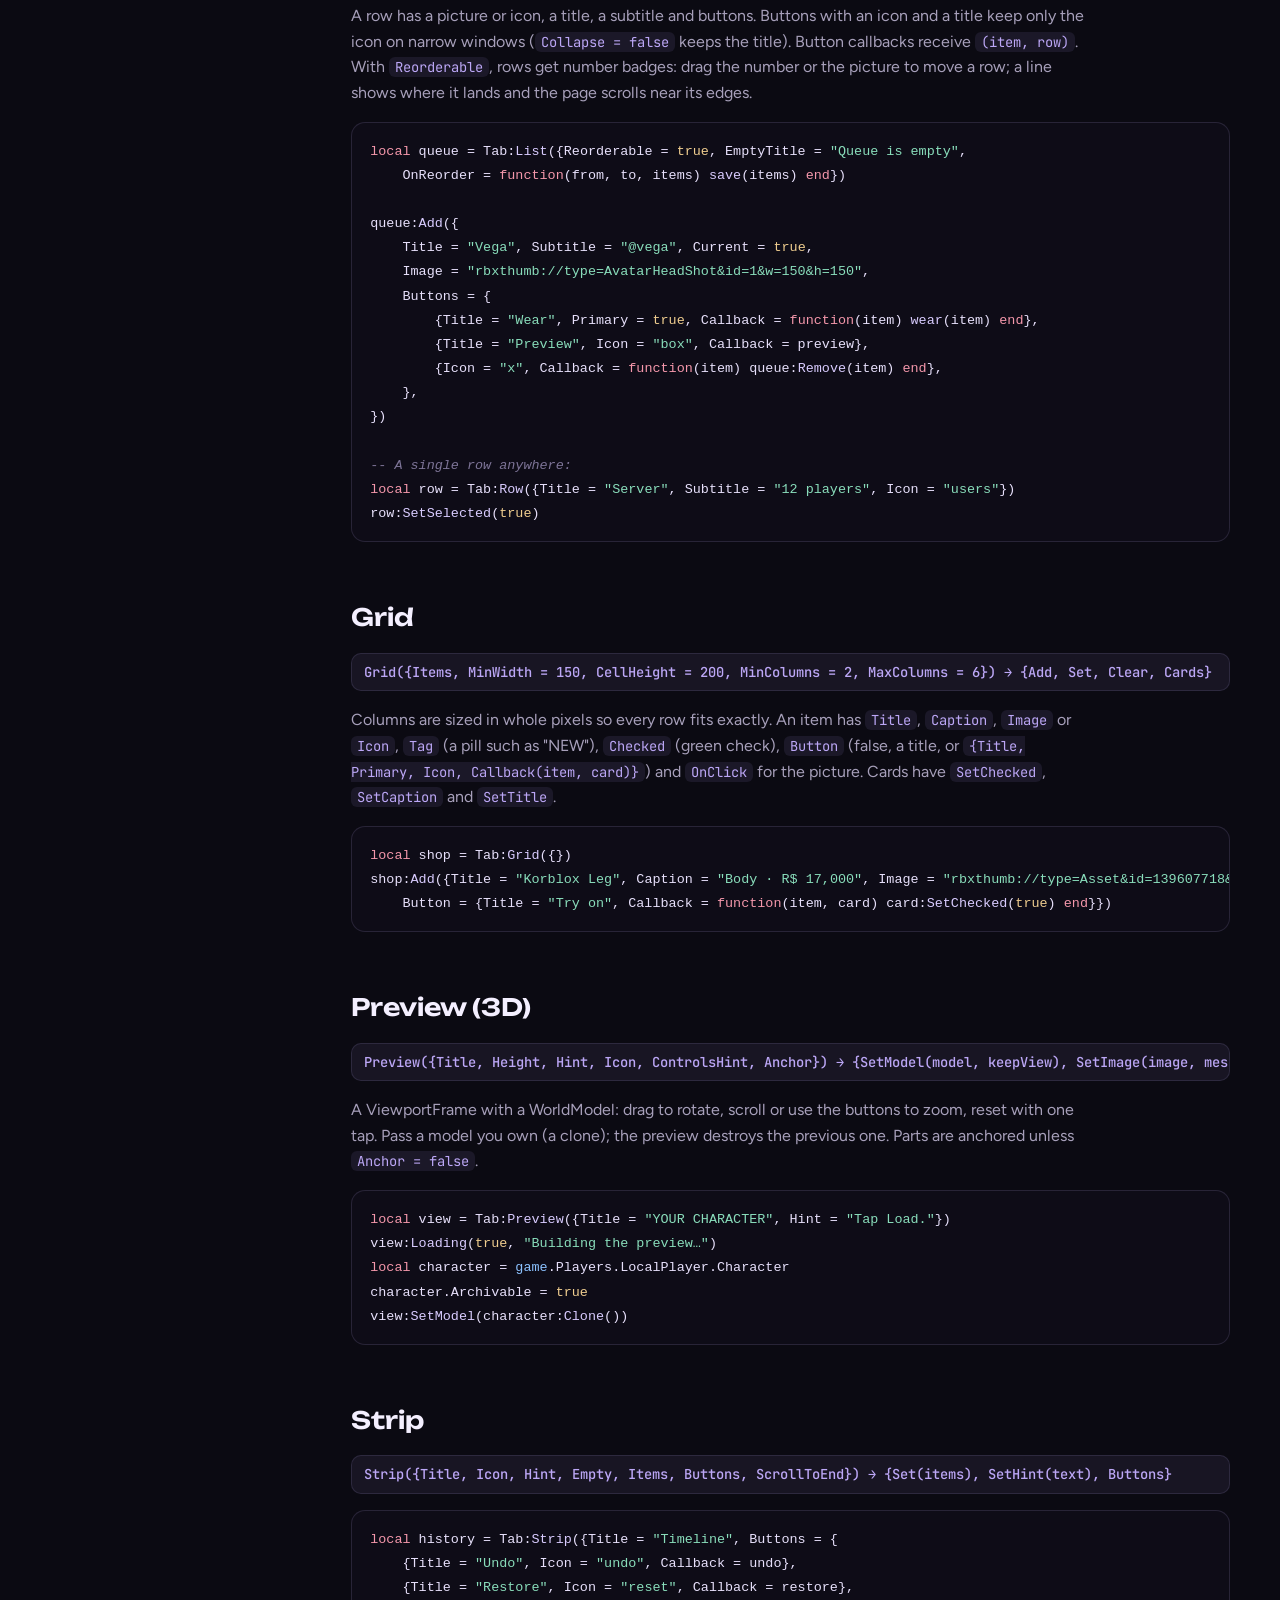
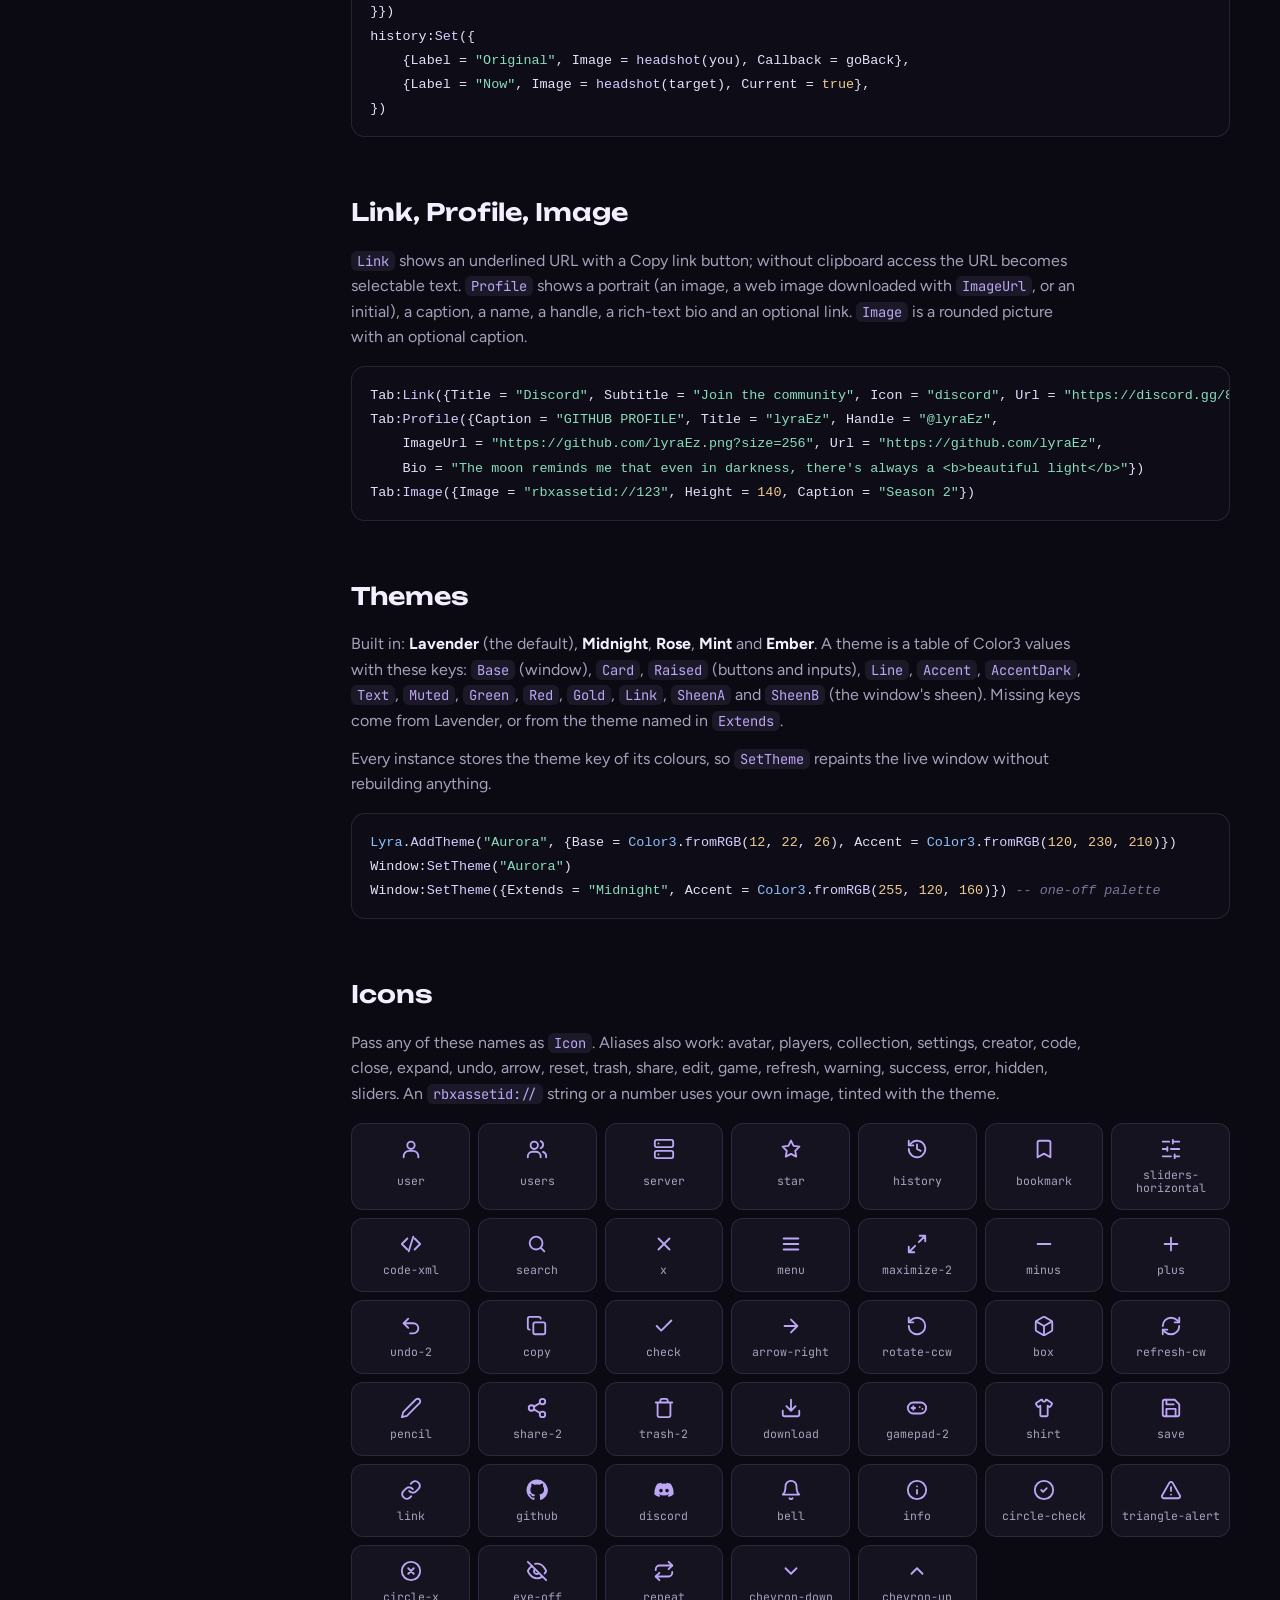
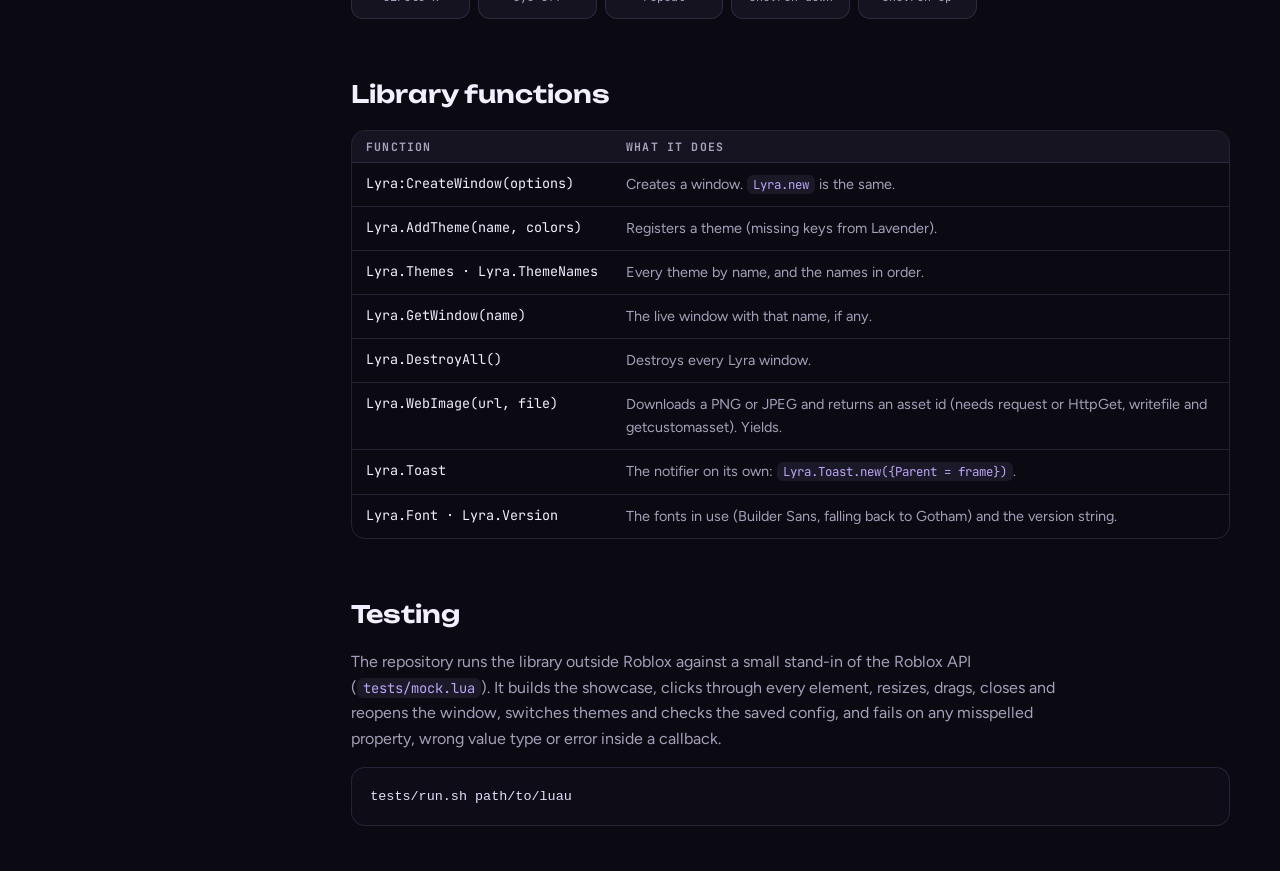
<file: site/docs.html>
<!doctype html>
<html lang="en">
<head>
<meta charset="utf-8">
<meta name="viewport" content="width=device-width, initial-scale=1, viewport-fit=cover">
<title>Lyra UI Docs</title>
<meta name="description" content="Reference for Lyra UI: window options, methods, every element, themes, flags, icons and chat commands.">
<meta name="theme-color" content="#0b0a12">
<link rel="icon" type="image/svg+xml" href="assets/img/favicon.svg">
<link rel="preconnect" href="https://fonts.googleapis.com">
<link rel="preconnect" href="https://fonts.gstatic.com" crossorigin>
<link rel="stylesheet" href="https://fonts.googleapis.com/css2?family=Figtree:wght@400;500;600;700;800&family=JetBrains+Mono:wght@400;500;600&family=Unbounded:wght@500;600;700&display=swap">
<link rel="stylesheet" href="assets/css/site.css">
</head>
<body>
<header class="nav">
  <div class="wrap nav__inner">
    <a class="brand" href="index.html"><img src="assets/img/logo.svg" alt="" width="34" height="34">Lyra UI <span class="brand__tag">docs</span></a>
    <button class="btn btn--ghost btn--icon nav__toggle" type="button" id="nav-toggle" aria-expanded="false" aria-controls="nav-links" aria-label="Menu"><i data-icon="menu"></i></button>
    <nav class="nav__links" id="nav-links" aria-label="Main">
      <a href="index.html#playground">Playground</a>
      <a href="index.html#components">Components</a>
      <a href="index.html#themes">Themes</a>
      <a href="docs.html" aria-current="page">Docs</a>
    </nav>
  </div>
</header>

<div class="wrap docs">
  <aside class="docs__side" aria-label="Documentation sections">
    <label class="docs__search"><i data-icon="search"></i><span class="sr-only">Filter sections</span><input type="search" id="docs-filter" placeholder="Filter: slider, flag, theme…"></label>
    <nav class="docs__nav" id="docs-nav">
      <div><h5>Start</h5><ul>
        <li><a href="#install">Install</a></li>
        <li><a href="#first-window">First window</a></li>
        <li><a href="#flags">Flags &amp; config</a></li>
      </ul></div>
      <div><h5>Window</h5><ul>
        <li><a href="#window">Window options</a></li>
        <li><a href="#window-methods">Window methods</a></li>
        <li><a href="#tabs">Tabs</a></li>
        <li><a href="#settings-tab">Settings tab</a></li>
        <li><a href="#notify">Notifications</a></li>
        <li><a href="#confirm">Confirm dialog</a></li>
        <li><a href="#reopen">Reopen &amp; chat</a></li>
      </ul></div>
      <div><h5>Elements</h5><ul>
        <li><a href="#elements">Overview</a></li>
        <li><a href="#el-text">Section, Paragraph, Label</a></li>
        <li><a href="#el-button">Button, ButtonRow, Action</a></li>
        <li><a href="#el-toggle">Toggle</a></li>
        <li><a href="#el-slider">Slider</a></li>
        <li><a href="#el-stepper">Stepper</a></li>
        <li><a href="#el-dropdown">Dropdown</a></li>
        <li><a href="#el-input">Input</a></li>
        <li><a href="#el-textarea">TextArea</a></li>
        <li><a href="#el-keybind">Keybind</a></li>
        <li><a href="#el-chips">Chips &amp; Segmented</a></li>
        <li><a href="#el-layout">Group, Columns, Collapsible</a></li>
        <li><a href="#el-guide">Guide &amp; Empty</a></li>
        <li><a href="#el-list">Row &amp; List</a></li>
        <li><a href="#el-grid">Grid</a></li>
        <li><a href="#el-preview">Preview (3D)</a></li>
        <li><a href="#el-strip">Strip</a></li>
        <li><a href="#el-cards">Link, Profile, Image</a></li>
      </ul></div>
      <div><h5>More</h5><ul>
        <li><a href="#themes">Themes</a></li>
        <li><a href="#icons">Icons</a></li>
        <li><a href="#library">Library functions</a></li>
        <li><a href="#testing">Testing</a></li>
      </ul></div>
      <p class="docs__empty" id="docs-empty" hidden>No section matches.</p>
    </nav>
  </aside>

  <main class="docs__main">
    <section class="doc" id="install">
      <h2>Install</h2>
      <div class="prose"><p>Lyra UI is one Luau file that returns the <code>Lyra</code> table. Load it in your executor:</p></div>
      <div class="code"><div class="code__bar">Lua <button class="copy" type="button" data-copy="#code-install"><i data-icon="copy"></i>Copy</button></div><pre><code class="lua" id="code-install">local Lyra = loadstring(game:HttpGet("https://raw.githubusercontent.com/lyraEz/Library-UI/main/src/Lyra.lua"))()</code></pre></div>
      <div class="callout"><i data-icon="info"></i><span>In Roblox Studio, put <code>src/Lyra.lua</code> in a ModuleScript and <code>require</code> it from a LocalScript. Saving and the embedded icon sheet need executor functions (<code>writefile</code>, <code>getcustomasset</code>), so in Studio the window runs without saving and draws vector icons.</span></div>
    </section>

    <section class="doc" id="first-window">
      <h2>First window</h2>
      <div class="prose"><p>Create a window, add a tab, fill it with elements. Every element returns an object you can keep to read or change it later.</p></div>
      <div class="code"><pre><code class="lua">local Window = Lyra:CreateWindow({
    Title = "My Hub",
    Subtitle = "by you  ·  v1.0",
    ChatCommand = "hub",
})

local Main = Window:Tab({Title = "Main", Icon = "star"})
Main:Section("Main", "Your features go here.")

local enabled = Main:Toggle({Title = "Enabled", Flag = "Enabled", Callback = function(on)
    print("Enabled:", on)
end})

Main:Button({Title = "Turn it off", Icon = "x", Callback = function()
    enabled:Set(false)
end})

Window:SettingsTab()</code></pre></div>
      <div class="prose"><p>Callbacks run in their own thread, so they may yield. If one errors, the window keeps working and the error is shown in the status line and the console.</p></div>
    </section>

    <section class="doc" id="flags">
      <h2>Flags &amp; config</h2>
      <div class="prose">
        <p>Give an element a <code>Flag</code> and its value is stored in <code>Window.Flags</code>, written to <code>LyraUI/&lt;Name&gt;.json</code> with <code>writefile</code> and restored the next time the script runs. When a saved value is restored, the element's callback runs once with it, so your feature turns back on by itself.</p>
        <p>The same file keeps the interface settings: window size, interface size, theme, blur, reduced motion, the reopen options and the shortcut key.</p>
      </div>
      <div class="code"><pre><code class="lua">Main:Slider({Title = "Power", Min = 0, Max = 100, Flag = "Power"})

print(Window:GetFlag("Power"))   -- read
Window:SetFlag("Power", 75)      -- moves the slider and runs its callback
Window:Save()                    -- write now (it also saves on its own, 0.4 s after a change)

-- Pick the file, or turn saving off:
Lyra:CreateWindow({Title = "My Hub", ConfigFile = "MyHub/settings"})
Lyra:CreateWindow({Title = "My Hub", ConfigFile = false})</code></pre></div>
      <div class="prose"><p>Only booleans, numbers and strings are saved. A dropdown whose values are tables still works; it just starts from its default each run.</p></div>
    </section>

    <section class="doc" id="window">
      <h2>Window options</h2>
      <div class="doc__sig">Lyra:CreateWindow(options) → Window   ·   also Lyra.new(options)</div>
      <div class="table"><table>
        <thead><tr><th>Option</th><th>Type</th><th>Default</th><th>What it does</th></tr></thead>
        <tbody>
          <tr><td>Title</td><td>string</td><td>"Lyra UI"</td><td>Header title. Also the default <code>Name</code>.</td></tr>
          <tr><td>Subtitle</td><td>string</td><td>"Lyra UI · v1.0.0"</td><td>Small line under the title.</td></tr>
          <tr><td>Name</td><td>string</td><td>Title</td><td>Identity of the window. Running a script again with the same name replaces the old window. Also names the config file.</td></tr>
          <tr><td>Theme</td><td>string | table</td><td>"Lavender"</td><td>A built-in theme name or a table of colours (see <a href="#themes">Themes</a>). A theme the player picked in Settings wins.</td></tr>
          <tr><td>Size</td><td>Vector2 | UDim2 | {W, H}</td><td>820 × 600</td><td>Default size in unscaled pixels. Phones open full height at 560 wide.</td></tr>
          <tr><td>Scale</td><td>number</td><td>0 (Auto)</td><td>Interface size in percent (50–150). Auto is 100%, or 94% on phones.</td></tr>
          <tr><td>Keybind</td><td>KeyCode | string</td><td>RightControl</td><td>Key that shows and hides the window.</td></tr>
          <tr><td>ChatCommand</td><td>string</td><td>none</td><td>"hub" makes <code>/hub</code> and <code>/e hub</code> reopen the window.</td></tr>
          <tr><td>FloatingButton</td><td>boolean</td><td>true</td><td>Draggable button shown while the window is closed.</td></tr>
          <tr><td>MenuReopen</td><td>boolean</td><td>true</td><td>Opening and closing the Roblox menu 3 times within 5 s reopens a hidden window.</td></tr>
          <tr><td>Blur</td><td>boolean</td><td>true</td><td>Blurs the game behind the open window.</td></tr>
          <tr><td>StartHidden</td><td>boolean</td><td>false</td><td>Starts closed. Skipped when nothing could reopen the window.</td></tr>
          <tr><td>Notifications</td><td>boolean</td><td>true</td><td>Shows toasts.</td></tr>
          <tr><td>ReducedMotion</td><td>boolean</td><td>false</td><td>Turns off window animations.</td></tr>
          <tr><td>LowEffects</td><td>boolean</td><td>false</td><td>Performance mode: no blur, no glass, no animation.</td></tr>
          <tr><td>ConfigFile</td><td>string | false</td><td>"LyraUI/&lt;Name&gt;.json"</td><td>Where flags and settings are saved. <code>false</code> turns saving off.</td></tr>
          <tr><td>Logo</td><td>asset id | string</td><td>none</td><td>Image for the brand mark and the floating button.</td></tr>
          <tr><td>LogoText</td><td>string</td><td>initials of Title</td><td>Letters shown when there is no Logo.</td></tr>
          <tr><td>NavCaption</td><td>string</td><td>"WORKSPACE"</td><td>Caption above the tabs.</td></tr>
          <tr><td>Footer</td><td>string</td><td>Title in capitals</td><td>Text at the bottom of the rail.</td></tr>
          <tr><td>Status</td><td>string</td><td>"Ready."</td><td>First text of the status line.</td></tr>
          <tr><td>CloseAction</td><td>"Hide" | "Destroy"</td><td>"Hide"</td><td>"Destroy" makes the X ask, then close the window for good.</td></tr>
          <tr><td>Parent</td><td>Instance</td><td>gethui() or PlayerGui</td><td>Where the ScreenGui goes.</td></tr>
          <tr><td>DisplayOrder</td><td>number</td><td>990</td><td>ScreenGui display order.</td></tr>
          <tr><td>OnVisibilityChanged</td><td>function(visible)</td><td>none</td><td>Runs when the window opens or closes.</td></tr>
          <tr><td>OnDestroy</td><td>function()</td><td>none</td><td>Runs after <code>Window:Destroy()</code>.</td></tr>
        </tbody>
      </table></div>
    </section>

    <section class="doc" id="window-methods">
      <h2>Window methods</h2>
      <div class="table"><table>
        <thead><tr><th>Method</th><th>What it does</th></tr></thead>
        <tbody>
          <tr><td>Tab(spec)</td><td>Adds a tab. See <a href="#tabs">Tabs</a>. Alias: <code>AddTab</code>.</td></tr>
          <tr><td>SettingsTab(spec)</td><td>Adds the built-in Settings tab and returns it.</td></tr>
          <tr><td>SelectTab(tab | title)</td><td>Opens a tab.</td></tr>
          <tr><td>Notify(spec)</td><td>Shows a toast and returns a handle with <code>Dismiss()</code>.</td></tr>
          <tr><td>Status(text, kind)</td><td>Sets the status line. Kinds: info, success, warning, error, loading.</td></tr>
          <tr><td>Confirm(spec)</td><td>Asks a question inside the window. Alias: <code>Dialog</code>.</td></tr>
          <tr><td>Show() · Hide() · Toggle()</td><td>Open or close with the flight animation. <code>Hide</code> also says how to reopen when there is no floating button.</td></tr>
          <tr><td>SetVisible(bool)</td><td>Opens or closes without the hint.</td></tr>
          <tr><td>Minimize(bool) · Maximize(bool)</td><td>Collapse to the header, or fill the screen.</td></tr>
          <tr><td>SetTheme(name | table)</td><td>Repaints every instance. <code>GetTheme()</code> returns the colours and the name.</td></tr>
          <tr><td>SetTitle(title, subtitle)</td><td>Changes the header text.</td></tr>
          <tr><td>SetScale(percent)</td><td>Interface size; 0 is Auto.</td></tr>
          <tr><td>ResetSize()</td><td>Back to the default size and interface size, centred.</td></tr>
          <tr><td>GetFlag(name) · SetFlag(name, value)</td><td>Read or change a flagged element. <code>Window.Flags</code> holds every value.</td></tr>
          <tr><td>Save()</td><td>Writes the config file now.</td></tr>
          <tr><td>Command(name, fn)</td><td>Chat command: <code>/name args</code> or <code>/e name args</code> calls <code>fn(args)</code>.</td></tr>
          <tr><td>Connect(signal, fn)</td><td>Connects a signal and disconnects it when the window is destroyed.</td></tr>
          <tr><td>Destroy()</td><td>Removes the window, the blur, its chat commands and connections.</td></tr>
        </tbody>
      </table></div>
    </section>

    <section class="doc" id="tabs">
      <h2>Tabs</h2>
      <div class="doc__sig">Window:Tab({Title, Icon, OnSelect, Gap}) → Tab   ·   Window:Tab(title, icon)</div>
      <div class="prose">
        <p>A tab is a scrolling page with a button on the side rail. The rail is 196 px with labels on wide windows, a 60 px icon rail below 760 px and a drawer behind a menu button below 520 px.</p>
        <p>Tabs, groups, columns and collapsible sections are all containers: they take the same element methods. A tab also has <code>Select()</code> and <code>SetVisible(bool)</code>, which takes it off the rail.</p>
      </div>
      <div class="code"><pre><code class="lua">local Players = Window:Tab({Title = "Players", Icon = "users", OnSelect = function()
    refreshList()
end})</code></pre></div>
    </section>

    <section class="doc" id="settings-tab">
      <h2>Settings tab</h2>
      <div class="doc__sig">Window:SettingsTab({Title, Icon, Description, Themes}) → Tab</div>
      <div class="prose"><p>Adds interface size, window size reset, theme, notifications, start hidden, a live list of the ways to reopen the window, the floating button, the Roblox menu shortcut and the shortcut key, plus blur, reduced motion and performance mode under "Show advanced options". Add your own options to the returned tab. <code>Themes = false</code> hides the theme picker.</p></div>
      <div class="code"><pre><code class="lua">local Settings = Window:SettingsTab()
Settings:Section("Script")
Settings:Toggle({Title = "Auto execute", Flag = "AutoExecute"})</code></pre></div>
    </section>

    <section class="doc" id="notify">
      <h2>Notifications</h2>
      <div class="doc__sig">Window:Notify({Title, Text, Kind, Icon, Image, Duration, Action, Featured, Dismissible, Force}) → handle</div>
      <div class="table"><table>
        <thead><tr><th>Field</th><th>What it does</th></tr></thead>
        <tbody>
          <tr><td>Title</td><td>Required. A string alone also works: <code>Window:Notify("Saved")</code>.</td></tr>
          <tr><td>Text</td><td>Second line; wraps.</td></tr>
          <tr><td>Kind</td><td>"info" (default), "success", "warning" or "error". Sets colour and glyph.</td></tr>
          <tr><td>Icon</td><td>Icon name drawn in the badge instead of the kind's glyph.</td></tr>
          <tr><td>Image</td><td>Picture in the badge.</td></tr>
          <tr><td>Duration</td><td>Seconds, default 4. 0 keeps it until tapped.</td></tr>
          <tr><td>Action</td><td><code>{Text = "Open", Callback = fn}</code>: a button under the text.</td></tr>
          <tr><td>Featured</td><td>Wider card, larger badge, stronger accent.</td></tr>
          <tr><td>Dismissible</td><td>false: a tap on the card does not close it.</td></tr>
          <tr><td>Force</td><td>Shows even when the player turned notifications off.</td></tr>
        </tbody>
      </table></div>
      <div class="prose"><p>Up to four toasts stack in the bottom-right corner; the oldest leaves when a fifth arrives. A hairline under each one shows the time left.</p></div>
    </section>

    <section class="doc" id="confirm">
      <h2>Confirm dialog</h2>
      <div class="doc__sig">Window:Confirm({Title, Text, Confirm, Cancel, Seconds, Callback, OnCancel})   ·   Window:Confirm(title, text, callback)</div>
      <div class="code"><pre><code class="lua">Window:Confirm({
    Title = "Reset everything?",
    Text = "Every saved value goes back to its default.",
    Confirm = "Reset", Cancel = "Keep",
    Seconds = 10, -- cancels on its own, counting down on the button
    Callback = resetAll,
})</code></pre></div>
    </section>

    <section class="doc" id="reopen">
      <h2>Reopen &amp; chat</h2>
      <div class="prose">
        <p>A closed window comes back through any of these, and Settings shows which of them work on the player's device:</p>
        <ul>
          <li><strong>Floating button</strong>: on by default, draggable.</li>
          <li><strong>Shortcut key</strong>: RightControl unless you set <code>Keybind</code>; players can change it in Settings.</li>
          <li><strong>Roblox menu</strong>: opening and closing it 3 times within 5 s. A toast explains it and offers to turn it off.</li>
          <li><strong>Chat</strong>: <code>/hub</code> or <code>/e hub</code> with <code>ChatCommand = "hub"</code>. Not offered on accounts that cannot chat.</li>
        </ul>
        <p>With the floating button off, the first close asks for confirmation and names the ways back. If none would work, the close button offers to turn the Roblox menu shortcut on first.</p>
      </div>
      <div class="code"><pre><code class="lua">Window:Command("tp", function(args)
    -- "/tp spawn" or "/e tp spawn" runs this with args = "spawn"
end)</code></pre></div>
    </section>

    <section class="doc" id="elements">
      <h2>Elements</h2>
      <div class="prose">
        <p>Call these on any container (tab, group, column, collapsible section). Each returns an object with <code>Root</code>, <code>SetVisible(bool)</code> and <code>Destroy()</code>; elements that hold a value add <code>Set(value, silent)</code> and <code>Get()</code>. <code>silent = true</code> skips the callback.</p>
        <p>Every name also exists with an <code>Add</code> prefix (<code>Tab:AddToggle</code>) for people coming from other libraries.</p>
      </div>
    </section>

    <section class="doc" id="el-text">
      <h2>Section, Paragraph, Label, Divider</h2>
      <div class="doc__sig">Section(title, description) · Paragraph(text, {Muted, Size, Bold, RichText, Color}) · Label(text, color) · Divider()</div>
      <div class="code"><pre><code class="lua">Tab:Section("Farming", "Everything that runs on its own.")
Tab:Paragraph("Rich &lt;b&gt;text&lt;/b&gt; works when you ask for it.", {RichText = true, Muted = true})
local count = Tab:Label("0 items")
count:Set("12 items", "Green") -- text and an optional theme colour name
Tab:Divider()</code></pre></div>
    </section>

    <section class="doc" id="el-button">
      <h2>Button, ButtonRow, Action</h2>
      <div class="doc__sig">Button({Title, Icon, Primary, Callback, Height, Enabled}) → {SetText, SetEnabled, SetPrimary, Fire}</div>
      <div class="code"><pre><code class="lua">local run = Tab:Button({Title = "Run", Icon = "arrow", Primary = true, Callback = run})
run:SetEnabled(false)

-- Equal-width buttons in one row; on narrow windows they drop their icons.
Tab:ButtonRow({
    {Title = "Undo", Icon = "undo", Callback = undo},
    {Title = "Customize", Icon = "pencil", Primary = true, Callback = customize},
    {Title = "Restore", Icon = "reset", Callback = restore},
})

-- A settings card with a button on the right.
Tab:Action({Title = "Window size", Description = "Back to the default.", Button = "Reset", Icon = "reset", Callback = reset})</code></pre></div>
    </section>

    <section class="doc" id="el-toggle">
      <h2>Toggle</h2>
      <div class="doc__sig">Toggle({Title, Description, Default, Flag, Callback(on)}) → {Set, Get, Toggle}</div>
      <div class="code"><pre><code class="lua">local fly = Tab:Toggle({Title = "Glide", Description = "Slower falls.", Default = false, Flag = "Glide",
    Callback = function(on) setGlide(on) end})
fly:Set(true)</code></pre></div>
    </section>

    <section class="doc" id="el-slider">
      <h2>Slider</h2>
      <div class="doc__sig">Slider({Title, Description, Min, Max, Step, Default, Suffix, Format, Flag, Callback(value), Released(value)})</div>
      <div class="prose"><p>Drag or tap anywhere on the track. Values snap to <code>Step</code> (decimals work: 0.1, 0.25). <code>Callback</code> runs on every change; <code>Released</code> once when the finger or mouse lets go.</p></div>
      <div class="code"><pre><code class="lua">Tab:Slider({Title = "Field of view", Min = 50, Max = 110, Step = 1, Default = 70, Suffix = "°", Flag = "FOV",
    Callback = function(value) workspace.CurrentCamera.FieldOfView = value end})</code></pre></div>
    </section>

    <section class="doc" id="el-stepper">
      <h2>Stepper</h2>
      <div class="doc__sig">Stepper({Title, Description, Values | Min, Max, Step, Default, Format, Suffix, Flag, Callback(value)})</div>
      <div class="code"><pre><code class="lua">Tab:Stepper({Title = "Timer", Values = {10, 30, 60, 120, 300}, Default = 60,
    Format = function(s) return s &lt; 60 and (s .. " s") or ((s / 60) .. " min") end})</code></pre></div>
    </section>

    <section class="doc" id="el-dropdown">
      <h2>Dropdown</h2>
      <div class="doc__sig">Dropdown({Title, Description, Options, Default, Placeholder, Width, Flag, Callback(value)}) → {Set, Get, SetOptions(options, keepValue)}</div>
      <div class="prose"><p>Options are strings or <code>{Value = any, Label = string}</code>. With a <code>Title</code> the picker sits on a settings card; without one it fills the width. The list floats above the window, so a scrolling page never clips it, and scrolling or tapping outside closes it.</p></div>
      <div class="code"><pre><code class="lua">local mode = Tab:Dropdown({Title = "Mode", Options = {
    {Value = "fast", Label = "Fast"},
    {Value = "safe", Label = "Safe"},
}, Default = "safe", Flag = "Mode"})

mode:SetOptions({"Low", "High"}) -- keeps the value if it still exists</code></pre></div>
    </section>

    <section class="doc" id="el-input">
      <h2>Input</h2>
      <div class="doc__sig">Input({Title, Placeholder, Icon, Default, Button, ButtonIcon, Numeric, MaxLength, ClearOnFocus, Debounce, Changed(text), Flag, Callback(text, enterPressed)}) → {Set, Get, Focus, Box}</div>
      <div class="code"><pre><code class="lua">Tab:Input({
    Title = "Target", Placeholder = "Username or ID", Icon = "user",
    Button = true,                     -- arrow button on the right
    Changed = function(text) preview(text) end, -- while typing, after Debounce (0.25 s)
    Callback = function(text, enter) if enter then apply(text) end end,
})
Tab:Input({Placeholder = "Amount", Numeric = true, MaxLength = 6, Icon = false})</code></pre></div>
    </section>

    <section class="doc" id="el-textarea">
      <h2>TextArea</h2>
      <div class="doc__sig">TextArea({Text, Placeholder, Height, Editable, Code, Flag, Callback(text)}) → {Set, Get, Copy, Box}   ·   alias: Code</div>
      <div class="code"><pre><code class="lua">local share = Tab:Code({Text = exportString(), Editable = false, Height = 70})
share:Copy() -- uses setclipboard when the executor has it</code></pre></div>
    </section>

    <section class="doc" id="el-keybind">
      <h2>Keybind</h2>
      <div class="doc__sig">Keybind({Title, Description, Default, Blocked, Flag, Callback(key), Changed(key)}) → {Set, Get}</div>
      <div class="prose"><p>Tap the button, then press a key; Esc cancels and the capture gives up after 10 s. <code>Callback</code> runs whenever the key is pressed in game (not while typing). <code>Blocked</code> lists key names that cannot be chosen.</p></div>
      <div class="code"><pre><code class="lua">Tab:Keybind({Title = "Dash", Default = Enum.KeyCode.Q, Flag = "DashKey", Blocked = {"W", "A", "S", "D"},
    Callback = function() dash() end})</code></pre></div>
    </section>

    <section class="doc" id="el-chips">
      <h2>Chips &amp; Segmented</h2>
      <div class="doc__sig">Chips({Options, Default, Small, Flag, Callback}) · Segmented({Options, Default, Height, Gap, Flag, Callback})</div>
      <div class="code"><pre><code class="lua">Tab:Chips({Options = {"All", "Hats", "Faces"}, Callback = filter})
Tab:Chips({Options = {"Shirts", "Pants"}, Small = true}) -- a lighter second row

Tab:Segmented({Options = {
    {Label = "Favorites", Icon = "star", Value = "fav"},
    {Label = "Recent", Icon = "history", Value = "recent"},
}, Callback = function(which) render(which) end})</code></pre></div>
    </section>

    <section class="doc" id="el-layout">
      <h2>Group, Columns, Collapsible</h2>
      <div class="doc__sig">Group({Title, Gap, Padding}) → container · Columns({Gap}) → left, right · Collapsible({Title, OpenTitle, Open, Callback}) → container</div>
      <div class="prose"><p>Columns sit side by side and stack on narrow windows. A collapsible section starts folded so a page stays short; it adds <code>SetOpen(bool)</code> and <code>IsOpen()</code>.</p></div>
      <div class="code"><pre><code class="lua">local status = Tab:Group({Title = "CYCLE STATUS"})
status:Paragraph("Waiting for the first switch.")

local left, right = Tab:Columns()
left:Toggle({Title = "Left option"})
right:Toggle({Title = "Right option"})

local advanced = Tab:Collapsible() -- "Show advanced options" / "Hide advanced options"
advanced:Toggle({Title = "Developer mode", Flag = "Dev"})</code></pre></div>
    </section>

    <section class="doc" id="el-guide">
      <h2>Guide &amp; Empty</h2>
      <div class="doc__sig">Guide({Title, OpenTitle, Lines, Note, Open}) · Empty({Title, Text, Icon})</div>
      <div class="code"><pre><code class="lua">Tab:Guide({Title = "How it works", Lines = {
    "1. Join a game and build your outfit.",
    "2. Come back here and tap Save.",
}, Note = "Saved items stay on this device."})

Tab:Empty({Title = "Nothing here yet", Text = "Items you add appear here.", Icon = "box"})</code></pre></div>
    </section>

    <section class="doc" id="el-list">
      <h2>Row &amp; List</h2>
      <div class="doc__sig">List({Items, Reorderable, OnReorder(from, to, items), EmptyTitle, EmptyText, EmptyIcon, Empty}) → {Add, Remove, Set, Get, Clear, Refresh}</div>
      <div class="prose"><p>A row has a picture or icon, a title, a subtitle and buttons. Buttons with an icon and a title keep only the icon on narrow windows (<code>Collapse = false</code> keeps the title). Button callbacks receive <code>(item, row)</code>. With <code>Reorderable</code>, rows get number badges: drag the number or the picture to move a row; a line shows where it lands and the page scrolls near its edges.</p></div>
      <div class="code"><pre><code class="lua">local queue = Tab:List({Reorderable = true, EmptyTitle = "Queue is empty",
    OnReorder = function(from, to, items) save(items) end})

queue:Add({
    Title = "Vega", Subtitle = "@vega", Current = true,
    Image = "rbxthumb://type=AvatarHeadShot&amp;id=1&amp;w=150&amp;h=150",
    Buttons = {
        {Title = "Wear", Primary = true, Callback = function(item) wear(item) end},
        {Title = "Preview", Icon = "box", Callback = preview},
        {Icon = "x", Callback = function(item) queue:Remove(item) end},
    },
})

-- A single row anywhere:
local row = Tab:Row({Title = "Server", Subtitle = "12 players", Icon = "users"})
row:SetSelected(true)</code></pre></div>
    </section>

    <section class="doc" id="el-grid">
      <h2>Grid</h2>
      <div class="doc__sig">Grid({Items, MinWidth = 150, CellHeight = 200, MinColumns = 2, MaxColumns = 6}) → {Add, Set, Clear, Cards}</div>
      <div class="prose"><p>Columns are sized in whole pixels so every row fits exactly. An item has <code>Title</code>, <code>Caption</code>, <code>Image</code> or <code>Icon</code>, <code>Tag</code> (a pill such as "NEW"), <code>Checked</code> (green check), <code>Button</code> (false, a title, or <code>{Title, Primary, Icon, Callback(item, card)}</code>) and <code>OnClick</code> for the picture. Cards have <code>SetChecked</code>, <code>SetCaption</code> and <code>SetTitle</code>.</p></div>
      <div class="code"><pre><code class="lua">local shop = Tab:Grid({})
shop:Add({Title = "Korblox Leg", Caption = "Body · R$ 17,000", Image = "rbxthumb://type=Asset&amp;id=139607718&amp;w=150&amp;h=150",
    Button = {Title = "Try on", Callback = function(item, card) card:SetChecked(true) end}})</code></pre></div>
    </section>

    <section class="doc" id="el-preview">
      <h2>Preview (3D)</h2>
      <div class="doc__sig">Preview({Title, Height, Hint, Icon, ControlsHint, Anchor}) → {SetModel(model, keepView), SetImage(image, message), Loading(on, message), Clear(message), SetTitle}</div>
      <div class="prose"><p>A ViewportFrame with a WorldModel: drag to rotate, scroll or use the buttons to zoom, reset with one tap. Pass a model you own (a clone); the preview destroys the previous one. Parts are anchored unless <code>Anchor = false</code>.</p></div>
      <div class="code"><pre><code class="lua">local view = Tab:Preview({Title = "YOUR CHARACTER", Hint = "Tap Load."})
view:Loading(true, "Building the preview…")
local character = game.Players.LocalPlayer.Character
character.Archivable = true
view:SetModel(character:Clone())</code></pre></div>
    </section>

    <section class="doc" id="el-strip">
      <h2>Strip</h2>
      <div class="doc__sig">Strip({Title, Icon, Hint, Empty, Items, Buttons, ScrollToEnd}) → {Set(items), SetHint(text), Buttons}</div>
      <div class="code"><pre><code class="lua">local history = Tab:Strip({Title = "Timeline", Buttons = {
    {Title = "Undo", Icon = "undo", Callback = undo},
    {Title = "Restore", Icon = "reset", Callback = restore},
}})
history:Set({
    {Label = "Original", Image = headshot(you), Callback = goBack},
    {Label = "Now", Image = headshot(target), Current = true},
})</code></pre></div>
    </section>

    <section class="doc" id="el-cards">
      <h2>Link, Profile, Image</h2>
      <div class="prose"><p><code>Link</code> shows an underlined URL with a Copy link button; without clipboard access the URL becomes selectable text. <code>Profile</code> shows a portrait (an image, a web image downloaded with <code>ImageUrl</code>, or an initial), a caption, a name, a handle, a rich-text bio and an optional link. <code>Image</code> is a rounded picture with an optional caption.</p></div>
      <div class="code"><pre><code class="lua">Tab:Link({Title = "Discord", Subtitle = "Join the community", Icon = "discord", Url = "https://discord.gg/8bxXcn2Vfb"})
Tab:Profile({Caption = "GITHUB PROFILE", Title = "lyraEz", Handle = "@lyraEz",
    ImageUrl = "https://github.com/lyraEz.png?size=256", Url = "https://github.com/lyraEz",
    Bio = "The moon reminds me that even in darkness, there's always a &lt;b&gt;beautiful light&lt;/b&gt;"})
Tab:Image({Image = "rbxassetid://123", Height = 140, Caption = "Season 2"})</code></pre></div>
    </section>

    <section class="doc" id="themes">
      <h2>Themes</h2>
      <div class="prose">
        <p>Built in: <strong>Lavender</strong> (the default), <strong>Midnight</strong>, <strong>Rose</strong>, <strong>Mint</strong> and <strong>Ember</strong>. A theme is a table of Color3 values with these keys: <code>Base</code> (window), <code>Card</code>, <code>Raised</code> (buttons and inputs), <code>Line</code>, <code>Accent</code>, <code>AccentDark</code>, <code>Text</code>, <code>Muted</code>, <code>Green</code>, <code>Red</code>, <code>Gold</code>, <code>Link</code>, <code>SheenA</code> and <code>SheenB</code> (the window's sheen). Missing keys come from Lavender, or from the theme named in <code>Extends</code>.</p>
        <p>Every instance stores the theme key of its colours, so <code>SetTheme</code> repaints the live window without rebuilding anything.</p>
      </div>
      <div class="code"><pre><code class="lua">Lyra.AddTheme("Aurora", {Base = Color3.fromRGB(12, 22, 26), Accent = Color3.fromRGB(120, 230, 210)})
Window:SetTheme("Aurora")
Window:SetTheme({Extends = "Midnight", Accent = Color3.fromRGB(255, 120, 160)}) -- one-off palette</code></pre></div>
    </section>

    <section class="doc" id="icons">
      <h2>Icons</h2>
      <div class="prose"><p>Pass any of these names as <code>Icon</code>. Aliases also work: avatar, players, collection, settings, creator, code, close, expand, undo, arrow, reset, trash, share, edit, game, refresh, warning, success, error, hidden, sliders. An <code>rbxassetid://</code> string or a number uses your own image, tinted with the theme.</p></div>
      <div class="icons-grid" id="icons-grid"></div>
    </section>

    <section class="doc" id="library">
      <h2>Library functions</h2>
      <div class="table"><table>
        <thead><tr><th>Function</th><th>What it does</th></tr></thead>
        <tbody>
          <tr><td>Lyra:CreateWindow(options)</td><td>Creates a window. <code>Lyra.new</code> is the same.</td></tr>
          <tr><td>Lyra.AddTheme(name, colors)</td><td>Registers a theme (missing keys from Lavender).</td></tr>
          <tr><td>Lyra.Themes · Lyra.ThemeNames</td><td>Every theme by name, and the names in order.</td></tr>
          <tr><td>Lyra.GetWindow(name)</td><td>The live window with that name, if any.</td></tr>
          <tr><td>Lyra.DestroyAll()</td><td>Destroys every Lyra window.</td></tr>
          <tr><td>Lyra.WebImage(url, file)</td><td>Downloads a PNG or JPEG and returns an asset id (needs request or HttpGet, writefile and getcustomasset). Yields.</td></tr>
          <tr><td>Lyra.Toast</td><td>The notifier on its own: <code>Lyra.Toast.new({Parent = frame})</code>.</td></tr>
          <tr><td>Lyra.Font · Lyra.Version</td><td>The fonts in use (Builder Sans, falling back to Gotham) and the version string.</td></tr>
        </tbody>
      </table></div>
    </section>

    <section class="doc" id="testing">
      <h2>Testing</h2>
      <div class="prose"><p>The repository runs the library outside Roblox against a small stand-in of the Roblox API (<code>tests/mock.lua</code>). It builds the showcase, clicks through every element, resizes, drags, closes and reopens the window, switches themes and checks the saved config, and fails on any misspelled property, wrong value type or error inside a callback.</p></div>
      <div class="code"><pre><code>tests/run.sh path/to/luau</code></pre></div>
    </section>
  </main>
</div>

<footer class="footer">
  <div class="wrap footer__row">
    <a class="brand" href="index.html"><img src="assets/img/logo.svg" alt="" width="30" height="30">Lyra UI</a>
    <nav aria-label="Footer"><a href="index.html">Home</a><a href="index.html#playground">Playground</a><a href="https://discord.gg/8bxXcn2Vfb" target="_blank" rel="noopener">Discord</a></nav>
  </div>
</footer>

<script src="assets/js/icons.js" defer></script>
<script src="assets/js/site.js" defer></script>
<script src="assets/js/docs.js" defer></script>
</body>
</html>
</file>
<file: site/assets/css/site.css>
/* Layout: a night sky over glass. Parallax stars, the moon and the Lyra constellation sit behind a live,
   resizable replica of the hub; the page keeps the GUI's lavender palette one step darker. */
:root {
  color-scheme: dark;
  /* Window palette (channels, so the replica can use alpha). JS swaps these when a theme is picked. */
  --w-base: 19 18 29;
  --w-card: 30 28 45;
  --w-raised: 41 37 59;
  --w-line: 78 69 101;
  --w-accent: 188 167 246;
  --w-accent-dark: 111 88 161;
  --w-text: 244 239 255;
  --w-muted: 201 193 223;
  --w-sheen-a: 235 211 255;
  --w-sheen-b: 124 120 174;
  --w-green: 137 221 187;
  --w-red: 244 151 171;
  --w-gold: 239 205 143;
  /* Page palette: the window palette, darker. */
  --s-bg: 11 10 18;
  --s-bg-2: 15 13 24;
  --s-surface: 21 19 32;
  --bg: rgb(var(--s-bg));
  --bg-2: rgb(var(--s-bg-2));
  --surface: rgb(var(--s-surface));
  --raised: rgb(var(--w-raised));
  --line: rgb(var(--w-line) / 0.42);
  --line-strong: rgb(var(--w-line) / 0.8);
  --text: rgb(var(--w-text));
  --muted: rgb(var(--w-muted) / 0.82);
  --accent: rgb(var(--w-accent));
  --accent-dark: rgb(var(--w-accent-dark));
  --on-accent: rgb(var(--w-base));
  --link: #8cc2ff;
  --code-bg: #0e0c17;
  --tok-key: #f497ab;
  --tok-str: #89ddbb;
  --tok-num: #efcd8f;
  --tok-com: #7d7497;
  --tok-glob: #8cc2ff;
  --tok-fn: #d9ccff;
  /* Type */
  --font-display: "Unbounded", "Arial Black", "Segoe UI", sans-serif;
  --font-body: "Figtree", "Segoe UI", "Helvetica Neue", Arial, sans-serif;
  --font-mono: "JetBrains Mono", ui-monospace, "SFMono-Regular", Menlo, Consolas, monospace;
  --step--1: 0.8125rem;
  --step-0: 1rem;
  --step-1: 1.1875rem;
  --step-2: 1.5rem;
  --step-3: clamp(1.75rem, 1.2rem + 2vw, 2.5rem);
  --step-4: clamp(2.4rem, 1.4rem + 4.6vw, 4.6rem);
  --radius: 18px;
  --wrap: 1180px;
  --gutter-l: max(16px, env(safe-area-inset-left, 0px));
  --gutter-r: max(16px, env(safe-area-inset-right, 0px));
}

*, *::before, *::after { box-sizing: border-box; }
html { scroll-behavior: smooth; -webkit-text-size-adjust: 100%; }
body {
  margin: 0;
  background: var(--bg);
  color: var(--text);
  font-family: var(--font-body);
  font-size: var(--step-0);
  line-height: 1.6;
  overflow-x: hidden;
}
body::before {
  content: "";
  position: fixed;
  inset: 0 0 auto;
  height: env(safe-area-inset-top, 0px);
  z-index: 60;
  background: rgb(var(--s-bg) / 0.92);
}
img, svg { max-width: 100%; }
a { color: var(--accent); text-decoration-thickness: 1px; text-underline-offset: 3px; }
a:hover { color: var(--text); }
h1, h2, h3 { text-wrap: balance; margin: 0; }
p { margin: 0; }
:focus-visible { outline: 2px solid var(--accent); outline-offset: 3px; border-radius: 8px; }
::selection { background: rgb(var(--w-accent) / 0.35); }
.ic { width: 1.25em; height: 1.25em; flex: none; display: inline-block; vertical-align: -0.22em; }
.wrap { width: 100%; max-width: calc(var(--wrap) + 32px); margin-inline: auto; padding-left: var(--gutter-l); padding-right: var(--gutter-r); }
.sr-only { position: absolute; width: 1px; height: 1px; overflow: hidden; clip: rect(0 0 0 0); white-space: nowrap; }

/* ---------------------------------------------------------------- nav */
.nav {
  position: sticky;
  top: env(safe-area-inset-top, 0px);
  z-index: 50;
  background: rgb(var(--s-bg) / 0.72);
  backdrop-filter: blur(14px) saturate(1.3);
  -webkit-backdrop-filter: blur(14px) saturate(1.3);
  border-bottom: 1px solid var(--line);
}
.nav__inner { display: flex; align-items: center; gap: 20px; min-height: 64px; }
.brand { display: inline-flex; align-items: center; gap: 10px; color: var(--text); text-decoration: none; font-family: var(--font-display); font-weight: 600; font-size: 1.02rem; letter-spacing: 0.01em; }
.brand img { width: 34px; height: 34px; }
.brand__tag { font-family: var(--font-mono); font-size: 0.68rem; font-weight: 500; color: var(--accent); border: 1px solid rgb(var(--w-accent) / 0.4); border-radius: 999px; padding: 1px 8px; }
.nav__links { display: flex; gap: 4px; margin-left: auto; align-items: center; }
.nav__links a { color: var(--muted); text-decoration: none; font-weight: 600; font-size: 0.92rem; padding: 8px 12px; border-radius: 10px; }
.nav__links a:hover, .nav__links a[aria-current="page"] { color: var(--text); background: rgb(var(--w-raised) / 0.6); }
.nav .nav__toggle { display: none; margin-left: auto; }
@media (max-width: 860px) {
  .nav .nav__toggle { display: inline-flex; }
  .nav__links {
    display: none; position: absolute; left: 0; right: 0; top: 100%;
    flex-direction: column; align-items: stretch; gap: 2px; margin: 0;
    padding: 10px var(--gutter-r) 16px var(--gutter-l);
    background: rgb(var(--s-bg) / 0.97); border-bottom: 1px solid var(--line);
  }
  .nav.is-open .nav__links { display: flex; }
  .nav__links a { padding: 12px; }
}

/* ---------------------------------------------------------------- buttons, code */
.btn {
  display: inline-flex; align-items: center; justify-content: center; gap: 8px;
  min-height: 46px; padding: 0 20px; border-radius: 14px; border: 1px solid transparent;
  font: 700 0.95rem/1 var(--font-body); text-decoration: none; cursor: pointer;
  transition: transform 0.18s ease, background-color 0.18s ease, border-color 0.18s ease;
}
.btn:active { transform: translateY(1px); }
.btn--primary { background: var(--accent); color: var(--on-accent); box-shadow: 0 10px 30px rgb(var(--w-accent) / 0.25); }
.btn--primary:hover { color: var(--on-accent); background: rgb(var(--w-accent) / 0.88); }
.btn--ghost { background: rgb(var(--w-raised) / 0.55); color: var(--text); border-color: var(--line); }
.btn--ghost:hover { color: var(--text); border-color: var(--line-strong); background: rgb(var(--w-raised) / 0.85); }
.btn--icon { width: 42px; min-height: 42px; padding: 0; }
.kbd { font-family: var(--font-mono); font-size: 0.78em; padding: 2px 7px; border-radius: 7px; border: 1px solid var(--line-strong); background: rgb(var(--w-raised) / 0.6); color: var(--text); white-space: nowrap; }

.code {
  position: relative; min-width: 0;
  background: var(--code-bg); border: 1px solid var(--line); border-radius: 14px;
}
.code pre { margin: 0; padding: 16px 18px; overflow-x: auto; font: 0.84rem/1.65 var(--font-mono); color: #e7e0fb; tab-size: 4; }
.code__bar { display: flex; align-items: center; justify-content: space-between; gap: 10px; padding: 8px 8px 8px 16px; border-bottom: 1px solid var(--line); font: 600 0.72rem/1 var(--font-mono); letter-spacing: 0.08em; text-transform: uppercase; color: var(--muted); }
.copy {
  display: inline-flex; align-items: center; gap: 6px; height: 30px; padding: 0 10px; border-radius: 9px;
  border: 1px solid var(--line); background: rgb(var(--w-raised) / 0.6); color: var(--text);
  font: 600 0.75rem/1 var(--font-body); cursor: pointer;
}
.copy:hover { border-color: var(--line-strong); }
.copy.is-done { color: rgb(var(--w-green)); border-color: rgb(var(--w-green) / 0.5); }
.tok-com { color: var(--tok-com); font-style: italic; }
.tok-str { color: var(--tok-str); }
.tok-num { color: var(--tok-num); }
.tok-key { color: var(--tok-key); }
.tok-lit { color: var(--tok-num); }
.tok-glob { color: var(--tok-glob); }
.tok-fn { color: var(--tok-fn); }

.install { display: flex; align-items: center; gap: 10px; min-width: 0; padding: 8px 8px 8px 14px; border-radius: 14px; background: rgb(var(--s-bg) / 0.72); border: 1px solid var(--line); backdrop-filter: blur(8px); -webkit-backdrop-filter: blur(8px); }
.install code { flex: 1; min-width: 0; overflow-x: auto; white-space: nowrap; font: 0.8rem/1.6 var(--font-mono); color: #e7e0fb; scrollbar-width: none; }
.install code::-webkit-scrollbar { display: none; }

/* ---------------------------------------------------------------- hero + parallax sky */
.hero { position: relative; overflow: hidden; isolation: isolate; padding-block: clamp(48px, 8vw, 104px) clamp(120px, 14vw, 190px); }
.sky { position: absolute; inset: 0; z-index: -1; pointer-events: none; background:
  radial-gradient(1200px 600px at 78% -10%, rgb(var(--w-accent-dark) / 0.42), transparent 60%),
  radial-gradient(900px 500px at 8% 20%, rgb(var(--w-accent-dark) / 0.22), transparent 65%),
  linear-gradient(180deg, rgb(var(--s-bg-2)) 0%, rgb(var(--s-bg)) 100%); }
.sky__layer { position: absolute; will-change: transform; }
.sky__stars { inset: -12% -6%; width: 112%; height: 124%; }
.sky__nebula { width: 46vw; height: 46vw; max-width: 640px; max-height: 640px; border-radius: 50%; filter: blur(60px); opacity: 0.5; }
.sky__nebula--a { right: -8%; top: 4%; background: radial-gradient(circle, rgb(var(--w-accent) / 0.55), transparent 65%); }
.sky__nebula--b { left: -12%; bottom: 8%; background: radial-gradient(circle, rgb(var(--w-sheen-b) / 0.45), transparent 65%); }
.sky__moon { right: 6%; top: 7%; width: clamp(110px, 13vw, 190px); filter: drop-shadow(0 0 40px rgb(var(--w-accent) / 0.55)); }
.sky__lyra { left: 44%; top: 2%; width: clamp(150px, 15vw, 220px); opacity: 0.8; }
.sky__ridge { left: -4%; width: 108%; bottom: -2px; height: clamp(90px, 15vw, 210px); }
.sky__ridge img { width: 100%; height: 100%; display: block; }
.sky__ridge--far { bottom: clamp(26px, 4vw, 60px); opacity: 0.9; }

.hero__grid { display: grid; grid-template-columns: minmax(0, 1.05fr) minmax(0, 1fr); gap: clamp(28px, 5vw, 64px); align-items: center; }
.hero__copy { display: grid; gap: 22px; min-width: 0; }
.eyebrow { display: inline-flex; align-items: center; gap: 8px; width: fit-content; font: 600 0.74rem/1 var(--font-mono); letter-spacing: 0.14em; text-transform: uppercase; color: var(--accent); padding: 8px 12px; border-radius: 999px; background: rgb(var(--w-accent) / 0.08); border: 1px solid rgb(var(--w-accent) / 0.25); }
.hero h1 { font-family: var(--font-display); font-weight: 700; font-size: var(--step-4); line-height: 1.02; letter-spacing: -0.02em; }
.hero h1 em { font-style: normal; color: transparent; background: linear-gradient(100deg, rgb(var(--w-sheen-a)), var(--accent) 45%, rgb(var(--w-accent-dark)) 110%); -webkit-background-clip: text; background-clip: text; }
.hero__lede { font-size: var(--step-1); color: var(--muted); max-width: 34em; }
.hero__actions { display: flex; flex-wrap: wrap; gap: 12px; }
.hero__meta { display: flex; flex-wrap: wrap; gap: 8px 18px; color: var(--muted); font-size: 0.86rem; }
.hero__meta span { display: inline-flex; align-items: center; gap: 6px; }
.hero__meta .ic { color: var(--accent); }
.hero__art { position: relative; min-width: 0; perspective: 1400px; }
.hero__tilt { transform: rotateY(-9deg) rotateX(5deg); transform-style: preserve-3d; transition: transform 0.3s ease-out; }
.hero__orb { position: absolute; right: -6px; bottom: -26px; z-index: 3; }
.scroll-cue { position: absolute; left: 50%; bottom: clamp(18px, 3vw, 34px); transform: translateX(-50%); display: inline-flex; align-items: center; gap: 8px; color: var(--muted); font: 600 0.75rem/1 var(--font-mono); letter-spacing: 0.12em; text-transform: uppercase; text-decoration: none; z-index: 2; }
.scroll-cue .ic { animation: cue 2.2s ease-in-out infinite; }
@keyframes cue { 50% { transform: translateY(4px); } }

@media (max-width: 920px) {
  .hero__grid { grid-template-columns: minmax(0, 1fr); }
  .hero__tilt { transform: none; }
  .sky__lyra { left: auto; right: 2%; top: 40%; opacity: 0.35; }
  .sky__moon { width: 84px; right: 4%; top: 1.5%; opacity: 0.75; }
}

/* ---------------------------------------------------------------- facts strip */
.facts { border-block: 1px solid var(--line); background: var(--bg-2); }
.facts__row { display: grid; grid-template-columns: repeat(4, minmax(0, 1fr)); }
.fact { padding-block: 22px; padding-inline: 18px; display: grid; gap: 2px; border-left: 1px solid var(--line); }
.fact:first-child { border-left: 0; padding-left: 0; }
.fact b { font: 600 var(--step-2)/1.1 var(--font-display); font-variant-numeric: tabular-nums; }
.fact span { color: var(--muted); font-size: 0.86rem; }
@media (max-width: 720px) {
  .facts__row { grid-template-columns: repeat(2, minmax(0, 1fr)); }
  .fact:nth-child(3) { border-left: 0; padding-left: 0; }
  .fact:nth-child(n + 3) { border-top: 1px solid var(--line); }
}

/* ---------------------------------------------------------------- sections */
.section { position: relative; overflow-x: clip; padding-block: clamp(64px, 9vw, 120px); }
.section--alt { background: var(--bg-2); border-block: 1px solid var(--line); }
.section__head { display: grid; gap: 14px; max-width: 46rem; margin-bottom: clamp(28px, 4vw, 48px); }
.section__kicker { font: 600 0.74rem/1 var(--font-mono); letter-spacing: 0.16em; text-transform: uppercase; color: var(--accent); }
.section h2 { font-family: var(--font-display); font-weight: 600; font-size: var(--step-3); line-height: 1.1; letter-spacing: -0.01em; }
.section__head p { color: var(--muted); font-size: 1.06rem; max-width: 40em; }
.drift { position: absolute; pointer-events: none; z-index: 0; will-change: transform; }
.section > .wrap { position: relative; z-index: 1; }

/* features: heading column + hairline list */
.features { display: grid; grid-template-columns: minmax(0, 0.8fr) minmax(0, 1.6fr); gap: clamp(28px, 5vw, 72px); align-items: start; }
.features__intro { position: sticky; top: calc(env(safe-area-inset-top, 0px) + 96px); display: grid; gap: 18px; }
.features__list { display: grid; grid-template-columns: repeat(2, minmax(0, 1fr)); border-top: 1px solid var(--line); }
.feature { display: grid; grid-template-columns: 44px minmax(0, 1fr); gap: 4px 14px; padding: 24px 18px 24px 0; border-bottom: 1px solid var(--line); }
.feature:nth-child(odd) { border-right: 1px solid var(--line); }
.feature:nth-child(even) { padding-left: 20px; }
.feature__icon { grid-row: span 2; width: 44px; height: 44px; border-radius: 13px; display: grid; place-items: center; background: rgb(var(--w-raised) / 0.7); color: var(--accent); }
.feature h3 { font-size: 1.05rem; font-weight: 700; }
.feature p { color: var(--muted); font-size: 0.94rem; }
.feature code, .prose code, td code, .section__head code { font-family: var(--font-mono); font-size: 0.86em; color: var(--accent); background: rgb(var(--w-raised) / 0.55); padding: 1px 6px; border-radius: 6px; }
@media (max-width: 920px) {
  .features { grid-template-columns: minmax(0, 1fr); }
  .features__intro { position: static; }
}
@media (max-width: 620px) {
  .features__list { grid-template-columns: minmax(0, 1fr); }
  .feature:nth-child(odd) { border-right: 0; }
  .feature:nth-child(even) { padding-left: 0; }
}

/* playground */
.play__bar { display: flex; flex-wrap: wrap; align-items: center; justify-content: space-between; gap: 12px; margin-bottom: 14px; }
.presets { display: inline-flex; flex-wrap: wrap; gap: 6px; padding: 5px; border-radius: 14px; background: rgb(var(--w-raised) / 0.45); border: 1px solid var(--line); }
.presets button { display: inline-flex; align-items: center; gap: 7px; height: 36px; padding: 0 12px; border: 0; border-radius: 10px; background: transparent; color: var(--muted); font: 700 0.84rem/1 var(--font-body); cursor: pointer; }
.presets button[aria-pressed="true"] { background: rgb(var(--w-accent-dark)); color: var(--text); }
.presets small { font: 500 0.72rem/1 var(--font-mono); opacity: 0.75; }
.play__hint { color: var(--muted); font-size: 0.88rem; display: flex; flex-wrap: wrap; gap: 6px 14px; align-items: center; }
.stage {
  position: relative; height: clamp(560px, 70vh, 700px); border-radius: 26px; overflow: hidden; isolation: isolate;
  border: 1px solid var(--line);
  background:
    radial-gradient(600px 300px at 20% 0%, rgb(var(--w-accent-dark) / 0.35), transparent 70%),
    radial-gradient(500px 300px at 90% 100%, rgb(var(--w-sheen-b) / 0.28), transparent 70%),
    linear-gradient(160deg, #1b1830 0%, #0f0d18 70%);
}
.stage::before { content: ""; position: absolute; inset: 0; z-index: -1; opacity: 0.5;
  background-image: linear-gradient(rgb(var(--w-line) / 0.18) 1px, transparent 1px), linear-gradient(90deg, rgb(var(--w-line) / 0.18) 1px, transparent 1px);
  background-size: 48px 48px; mask-image: radial-gradient(circle at 50% 50%, #000 30%, transparent 80%); -webkit-mask-image: radial-gradient(circle at 50% 50%, #000 30%, transparent 80%); }
.chatbar { display: flex; align-items: center; gap: 10px; margin-top: 14px; padding: 6px 6px 6px 14px; border-radius: 14px; border: 1px solid var(--line); background: rgb(var(--w-base) / 0.7); }
.chatbar .ic { color: var(--muted); }
.chatbar input { flex: 1; min-width: 0; height: 38px; border: 0; outline: 0; background: transparent; color: var(--text); font: 500 0.95rem var(--font-body); }
.chatbar input::placeholder { color: var(--muted); }

/* components gallery */
.gallery { display: grid; grid-template-columns: repeat(3, minmax(0, 1fr)); gap: 16px; }
.comp { display: grid; grid-template-columns: minmax(0, 1fr); grid-template-rows: auto 1fr auto; min-width: 0; border-radius: var(--radius); border: 1px solid var(--line); background: var(--surface); overflow: hidden; }
.comp__demo { padding: 18px; min-height: 150px; display: grid; align-content: center; gap: 10px; background: radial-gradient(400px 200px at 0% 0%, rgb(var(--w-accent-dark) / 0.18), transparent 70%), rgb(var(--w-base) / 0.9); border-bottom: 1px solid var(--line); position: relative; }
/* Grid items size to their content by default; without this an opened code block widens the card past its edge. */
.comp > * { min-width: 0; }
.lw-toasts.comp__toasts { position: relative; right: auto; bottom: auto; z-index: 1; width: 100%; min-height: 124px; flex-direction: column; justify-content: flex-start; }
.comp__body { padding: 16px 18px 6px; display: grid; gap: 4px; align-content: start; }
.comp__body h3 { font-size: 1rem; font-weight: 700; display: flex; align-items: baseline; justify-content: space-between; gap: 10px; }
.comp__body h3 code { font-family: var(--font-mono); font-size: 0.72rem; font-weight: 500; color: var(--accent); }
.comp__body p { color: var(--muted); font-size: 0.9rem; }
.comp details { padding: 0 18px 16px; }
.comp summary { cursor: pointer; list-style: none; display: inline-flex; align-items: center; gap: 6px; color: var(--accent); font-weight: 700; font-size: 0.85rem; padding-top: 6px; }
.comp summary::-webkit-details-marker { display: none; }
.comp summary .ic { transition: transform 0.2s ease; }
.comp details[open] summary .ic { transform: rotate(90deg); }
.comp details .code { margin-top: 10px; }
.comp details pre { font-size: 0.78rem; padding: 12px 14px; white-space: pre-wrap; overflow-wrap: anywhere; }
@media (max-width: 1000px) { .gallery { grid-template-columns: repeat(2, minmax(0, 1fr)); } }
@media (max-width: 640px) { .gallery { grid-template-columns: minmax(0, 1fr); } }

/* themes */
.themes { display: grid; grid-template-columns: repeat(5, minmax(0, 1fr)); gap: 12px; }
.theme {
  display: grid; gap: 12px; padding: 14px; border-radius: var(--radius); cursor: pointer; text-align: left;
  border: 1px solid var(--line); background: var(--surface); color: var(--text); font: inherit;
  transition: border-color 0.2s ease, transform 0.2s ease;
}
.theme:hover { transform: translateY(-2px); border-color: var(--line-strong); }
.theme[aria-pressed="true"] { border-color: var(--accent); box-shadow: 0 0 0 1px var(--accent) inset; }
.theme__mini { height: 86px; border-radius: 12px; position: relative; overflow: hidden; border: 1px solid rgb(255 255 255 / 0.08); }
.theme__mini i { position: absolute; display: block; border-radius: 6px; }
.theme__name { display: flex; align-items: center; justify-content: space-between; font-weight: 700; }
.theme__dots { display: flex; gap: 5px; }
.theme__dots span { width: 14px; height: 14px; border-radius: 50%; border: 1px solid rgb(255 255 255 / 0.15); }
.themes__code { margin-top: 18px; display: grid; grid-template-columns: repeat(2, minmax(0, 1fr)); gap: 14px; }
@media (max-width: 1000px) { .themes { grid-template-columns: repeat(3, minmax(0, 1fr)); } }
@media (max-width: 640px) { .themes { grid-template-columns: repeat(2, minmax(0, 1fr)); } .themes__code { grid-template-columns: minmax(0, 1fr); } }

/* quick start */
.steps { display: grid; gap: 18px; counter-reset: step; }
.step { display: grid; grid-template-columns: minmax(0, 0.9fr) minmax(0, 1.6fr); gap: 18px 36px; align-items: start; padding-top: 18px; border-top: 1px solid var(--line); }
.step__text { display: grid; gap: 8px; }
.step__text h3 { font-size: 1.15rem; display: flex; gap: 12px; align-items: baseline; }
.step__text h3::before { counter-increment: step; content: counter(step, decimal-leading-zero); font: 600 0.8rem/1 var(--font-mono); color: var(--accent); }
.step__text p { color: var(--muted); }
@media (max-width: 820px) { .step { grid-template-columns: minmax(0, 1fr); } }

/* creator */
.creator { display: grid; grid-template-columns: minmax(0, 1fr) minmax(0, 1fr); gap: clamp(24px, 5vw, 64px); align-items: center; }
.creator__card { position: relative; display: grid; gap: 18px; padding: 22px; border-radius: 22px; border: 1px solid rgb(var(--w-accent) / 0.35); background: linear-gradient(28deg, rgb(var(--w-accent-dark) / 0.42), rgb(var(--w-card) / 0.9) 60%); box-shadow: 0 30px 70px rgb(0 0 0 / 0.35); }
.creator__head { display: flex; gap: 14px; align-items: center; }
.portrait { width: 64px; height: 64px; border-radius: 20px; display: grid; place-items: center; background: var(--accent); color: var(--on-accent); font: 700 1.9rem/1 var(--font-display); border: 1px solid rgb(var(--w-accent) / 0.7); flex: none; }
.creator__head small { display: block; font: 700 0.72rem/1.2 var(--font-mono); letter-spacing: 0.12em; color: var(--accent); }
.creator__head b { display: block; font-size: 1.35rem; }
.creator__handle { color: var(--muted); font-size: 0.9rem; }
.creator__quote { font-size: 1.05rem; }
.creator__quote b { color: #cbb8ff; }
.creator__links { display: flex; flex-wrap: wrap; gap: 10px; }
@media (max-width: 820px) { .creator { grid-template-columns: minmax(0, 1fr); } }

/* faq */
.faq { display: grid; grid-template-columns: repeat(2, minmax(0, 1fr)); gap: 0 32px; border-top: 1px solid var(--line); }
.faq details { border-bottom: 1px solid var(--line); padding-block: 4px; }
.faq summary { cursor: pointer; list-style: none; display: flex; justify-content: space-between; gap: 16px; align-items: center; padding-block: 16px; font-weight: 700; }
.faq summary::-webkit-details-marker { display: none; }
.faq summary .ic { color: var(--accent); transition: transform 0.2s ease; }
.faq details[open] summary .ic { transform: rotate(45deg); }
.faq p { color: var(--muted); padding-bottom: 18px; max-width: 34em; }
@media (max-width: 820px) { .faq { grid-template-columns: minmax(0, 1fr); } }

/* footer */
.footer { border-top: 1px solid var(--line); padding-block: 40px calc(40px + env(safe-area-inset-bottom, 0px)); color: var(--muted); font-size: 0.9rem; }
.footer__row { display: flex; flex-wrap: wrap; gap: 18px 32px; align-items: center; justify-content: space-between; }
.footer nav { display: flex; flex-wrap: wrap; gap: 6px 18px; }
.footer a { color: var(--muted); text-decoration: none; }
.footer a:hover { color: var(--text); }
.footer__credit { margin-top: 18px; font-size: 0.82rem; opacity: 0.8; }

/* ================================================================ the window replica (.lw) */
.lw {
  --lw-left: 214px;
  position: absolute; left: 0; top: 0; width: 820px; height: 560px;
  border-radius: 22px; overflow: hidden; z-index: 2;
  color: rgb(var(--w-text)); font-family: var(--font-body); font-size: 14px; line-height: 1.35;
  background: linear-gradient(115deg, rgb(var(--w-sheen-a) / 0.09), rgb(var(--w-sheen-b) / 0.05) 60%), rgb(var(--w-base) / 0.86);
  border: 1px solid rgb(var(--w-accent) / 0.55);
  box-shadow: 0 40px 90px rgb(0 0 0 / 0.55), inset 0 1px 0 rgb(255 255 255 / 0.06);
  backdrop-filter: blur(16px) saturate(1.25); -webkit-backdrop-filter: blur(16px) saturate(1.25);
  transform-origin: center center;
  user-select: none; -webkit-user-select: none;
}
.lw.is-flying { transition: transform 0.42s cubic-bezier(0.83, 0, 0.17, 1), opacity 0.42s ease; }
.lw.is-animating { transition: width 0.25s cubic-bezier(0.22, 1, 0.36, 1), height 0.25s cubic-bezier(0.22, 1, 0.36, 1), left 0.25s cubic-bezier(0.22, 1, 0.36, 1), top 0.25s cubic-bezier(0.22, 1, 0.36, 1); }
.lw.is-mini { --lw-left: 78px; }
.lw.is-narrow { --lw-left: 10px; }
:where(.lw) button { font: inherit; color: inherit; }
.lw-head { position: absolute; left: 0; right: 0; top: 0; height: 52px; display: flex; align-items: center; gap: 12px; padding: 0 6px 0 14px; cursor: grab; touch-action: none; }
.lw-head::after { content: ""; position: absolute; left: 18px; right: 18px; bottom: 0; height: 1px; background: rgb(var(--w-line) / 0.2); }
.lw-logo { width: 32px; height: 32px; border-radius: 11px; flex: none; display: grid; place-items: center; background: rgb(var(--w-accent-dark)); font: 800 13px/1 var(--font-body); color: rgb(var(--w-text)); }
.lw-titles { display: grid; min-width: 0; flex: 1; }
.lw-titles b { font-size: 16px; white-space: nowrap; overflow: hidden; text-overflow: ellipsis; }
.lw-titles small { font-size: 12px; color: rgb(var(--w-muted)); white-space: nowrap; overflow: hidden; text-overflow: ellipsis; }
.lw-actions { display: flex; gap: 4px; }
.lw-ib { width: 42px; height: 42px; border-radius: 12px; border: 0; display: grid; place-items: center; background: rgb(var(--w-raised)); color: rgb(var(--w-accent)); cursor: pointer; transition: background-color 0.18s ease; }
.lw-ib:hover { background: rgb(var(--w-raised) / 0.7); filter: brightness(1.15); }
.lw-ib .ic { width: 20px; height: 20px; }
.lw-menu { display: none; }
.lw.is-narrow .lw-menu { display: grid; }
.lw.is-narrow .lw-logo { display: none; }
.lw.is-narrow .lw-titles b { font-size: 14px; }

.lw-rail { position: absolute; left: 8px; top: 58px; bottom: 10px; width: 196px; z-index: 10; overflow-y: auto; overflow-x: hidden; scrollbar-width: none; border-radius: 16px; background: rgb(var(--w-base) / 0.28); padding: 6px 5px; display: flex; flex-direction: column; gap: 4px; transition: width 0.25s cubic-bezier(0.22, 1, 0.36, 1); }
.lw-rail__cap { font: 800 12px/1 var(--font-body); letter-spacing: 0.08em; color: rgb(var(--w-muted)); padding: 8px 9px 10px; white-space: nowrap; }
.lw-tab { position: relative; display: flex; align-items: center; gap: 10px; height: 42px; flex: none; padding: 0 11px; border: 0; border-radius: 12px; background: transparent; color: rgb(var(--w-muted)); font-weight: 700 !important; font-size: 13px !important; text-align: left; cursor: pointer; white-space: nowrap; transition: background-color 0.18s ease, color 0.18s ease; }
.lw-tab .ic { width: 22px; height: 22px; color: rgb(var(--w-accent)); }
.lw-tab:hover { background: rgb(var(--w-raised) / 0.45); }
.lw-tab[aria-selected="true"] { background: rgb(var(--w-raised)); color: rgb(var(--w-text)); }
.lw-tab[aria-selected="true"]::before { content: ""; position: absolute; left: 0; top: 12px; width: 3px; height: 18px; border-radius: 3px; background: rgb(var(--w-accent)); }
.lw-rail__foot { margin-top: auto; font: 800 11px/1.35 var(--font-body); letter-spacing: 0.06em; color: rgb(var(--w-muted)); padding: 10px 11px 6px; white-space: nowrap; }
.lw.is-mini .lw-rail { width: 60px; }
.lw.is-mini .lw-tab span, .lw.is-mini .lw-rail__cap, .lw.is-mini .lw-rail__foot { opacity: 0; pointer-events: none; }
.lw.is-mini .lw-tab { padding: 0 13px; }
.lw-tab span, .lw-rail__cap, .lw-rail__foot { transition: opacity 0.22s ease 0.08s; }
.lw.is-narrow .lw-rail { width: 216px; background: rgb(var(--w-base) / 0.97); transform: translateX(-112%); transition: transform 0.25s cubic-bezier(0.22, 1, 0.36, 1); box-shadow: 10px 0 40px rgb(0 0 0 / 0.4); }
.lw.is-narrow.is-drawer .lw-rail { transform: none; }
.lw.is-narrow .lw-tab span, .lw.is-narrow .lw-rail__cap, .lw.is-narrow .lw-rail__foot { opacity: 1; pointer-events: auto; }
.lw-scrim { position: absolute; inset: 52px 0 0; z-index: 9; background: rgb(0 0 0 / 0.6); border: 0; opacity: 0; pointer-events: none; transition: opacity 0.2s ease; }
.lw.is-narrow.is-drawer .lw-scrim { opacity: 1; pointer-events: auto; }

.lw-back { position: absolute; left: var(--lw-left); right: 10px; top: 58px; bottom: 40px; border-radius: 18px; background: rgb(var(--w-card) / 0.44); border: 1px solid rgb(var(--w-accent) / 0.17); transition: left 0.25s cubic-bezier(0.22, 1, 0.36, 1); }
.lw-content { position: absolute; left: calc(var(--lw-left) + 8px); right: 18px; top: 64px; bottom: 48px; overflow-y: auto; overflow-x: hidden; padding: 2px 6px 10px 2px; scrollbar-width: thin; scrollbar-color: rgb(var(--w-accent-dark)) transparent; transition: left 0.25s cubic-bezier(0.22, 1, 0.36, 1); }
.lw-page { display: none; flex-direction: column; gap: 8px; animation: lw-fade 0.22s ease; }
.lw-page.is-on { display: flex; }
@keyframes lw-fade { from { opacity: 0.75; } }
.lw-status { position: absolute; left: calc(var(--lw-left) + 6px); right: 46px; bottom: 8px; height: 28px; display: flex; align-items: center; gap: 10px; font-size: 13px; color: rgb(var(--w-muted)); transition: left 0.25s cubic-bezier(0.22, 1, 0.36, 1); white-space: nowrap; overflow: hidden; text-overflow: ellipsis; }
.lw-status i { width: 6px; height: 6px; border-radius: 50%; background: rgb(var(--w-accent)); flex: none; }
.lw-status span { overflow: hidden; text-overflow: ellipsis; }
.lw-status[data-kind="success"] { color: rgb(var(--w-green)); } .lw-status[data-kind="success"] i { background: rgb(var(--w-green)); }
.lw-status[data-kind="warning"] { color: rgb(var(--w-gold)); } .lw-status[data-kind="warning"] i { background: rgb(var(--w-gold)); }
.lw-status[data-kind="error"] { color: rgb(var(--w-red)); } .lw-status[data-kind="error"] i { background: rgb(var(--w-red)); }
.lw-grip { position: absolute; right: 7px; bottom: 7px; width: 28px; height: 28px; z-index: 30; border: 0; border-radius: 10px; background: rgb(var(--w-raised) / 0.65); cursor: nwse-resize; touch-action: none; }
.lw-grip::before { content: ""; position: absolute; inset: 0; background:
  linear-gradient(135deg, transparent 47%, rgb(var(--w-accent)) 47% 55%, transparent 55%) 6px 6px / 16px 16px no-repeat,
  linear-gradient(135deg, transparent 47%, rgb(var(--w-accent)) 47% 58%, transparent 58%) 11px 11px / 11px 11px no-repeat,
  linear-gradient(135deg, transparent 45%, rgb(var(--w-accent)) 45% 62%, transparent 62%) 16px 16px / 6px 6px no-repeat; }
.lw-grip:hover, .lw-grip.is-active { background: rgb(var(--w-raised)); }
.lw.is-min .lw-back, .lw.is-min .lw-content, .lw.is-min .lw-status, .lw.is-min .lw-grip, .lw.is-min .lw-rail, .lw.is-max .lw-grip { display: none; }
.lw-badge { position: absolute; z-index: 40; padding: 5px 10px; border-radius: 9px; background: rgb(var(--w-base) / 0.94); border: 1px solid rgb(var(--w-accent) / 0.6); font: 700 13px/1 var(--font-body); color: rgb(var(--w-text)); font-variant-numeric: tabular-nums; opacity: 0; transition: opacity 0.4s ease; pointer-events: none; }
.lw-badge.is-on { opacity: 1; transition-duration: 0.12s; }

/* window elements */
.lw-sec { padding-top: 2px; }
.lw-sec h4 { margin: 0; font-size: 17px; font-weight: 800; }
.lw-sec p { margin-top: 2px; font-size: 13px; color: rgb(var(--w-muted)); }
.lw-card { position: relative; border-radius: 16px; background: rgb(var(--w-card) / 0.78); border: 1px solid rgb(var(--w-line) / 0.45); }
.lw-ctrl { display: flex; align-items: center; gap: 12px; min-height: 58px; padding: 9px 12px; }
.lw-ctrl__text { flex: 1; min-width: 0; display: grid; gap: 1px; }
.lw-ctrl__text b { font-size: 14px; }
.lw-ctrl__text span { font-size: 12px; color: rgb(var(--w-muted)); }
.lw-group { display: flex; flex-direction: column; gap: 8px; padding: 14px; }
.lw-cap { font: 800 12px/1 var(--font-body); letter-spacing: 0.06em; color: rgb(var(--w-accent)); }
.lw-btn { display: inline-flex; align-items: center; justify-content: center; gap: 8px; height: 42px; padding: 0 12px; border: 0; border-radius: 12px; background: rgb(var(--w-raised)); color: rgb(var(--w-text)); font-weight: 800 !important; font-size: 14px !important; cursor: pointer; white-space: nowrap; transition: filter 0.18s ease, background-color 0.18s ease; flex: none; }
.lw-btn .ic { width: 20px; height: 20px; color: rgb(var(--w-accent)); }
.lw-btn:hover { filter: brightness(1.12); }
.lw-btn:active { filter: brightness(0.85); }
.lw-btn--primary { background: rgb(var(--w-accent)); color: rgb(var(--w-base)); }
.lw-btn--primary .ic { color: rgb(var(--w-base)); }
.lw-btn--sel { background: rgb(var(--w-accent-dark)); }
.lw-btn[disabled] { opacity: 0.45; cursor: default; }
.lw-btn--icon { width: 40px; padding: 0; }
.lw-row3 { display: grid; grid-template-columns: repeat(var(--n, 3), minmax(0, 1fr)); gap: 8px; }
.lw-row3 .lw-btn { width: 100%; min-width: 0; }
.lw.is-compact .lw-row3 .lw-btn .ic { display: none; }
.lw-switch { position: relative; width: 50px; height: 30px; border-radius: 30px; border: 0; background: rgb(var(--w-raised)); cursor: pointer; flex: none; transition: background-color 0.18s ease; }
.lw-switch::after { content: ""; position: absolute; left: 4px; top: 4px; width: 22px; height: 22px; border-radius: 50%; background: rgb(var(--w-muted)); transition: transform 0.18s cubic-bezier(0.22, 1, 0.36, 1), background-color 0.18s ease; }
.lw-switch[aria-checked="true"] { background: rgb(var(--w-accent-dark)); }
.lw-switch[aria-checked="true"]::after { transform: translateX(20px); background: rgb(var(--w-text)); }
.lw-stepper { display: flex; align-items: center; width: 140px; flex: none; }
.lw-stepper output { flex: 1; text-align: center; font-weight: 800; font-size: 14px; font-variant-numeric: tabular-nums; }
.lw-stepper .lw-btn { width: 36px; height: 38px; padding: 0; }
.lw-slider { display: flex; align-items: center; gap: 10px; width: 176px; flex: none; }
.lw-slider output { width: 52px; text-align: center; font-weight: 800; font-size: 14px; font-variant-numeric: tabular-nums; }
.lw-track { position: relative; flex: 1; height: 6px; border-radius: 3px; background: rgb(var(--w-raised)); cursor: pointer; touch-action: none; }
.lw-track::before { content: ""; position: absolute; inset: -14px 0; }
.lw-fill { position: absolute; inset: 0 auto 0 0; border-radius: 3px; background: rgb(var(--w-accent)); }
.lw-knob { position: absolute; top: 50%; width: 18px; height: 18px; border-radius: 50%; background: rgb(var(--w-text)); border: 1px solid rgb(var(--w-accent-dark)); transform: translate(-50%, -50%); }
.lw-drop { display: flex; align-items: center; justify-content: space-between; gap: 8px; width: 150px; height: 40px; padding: 0 8px 0 12px; border-radius: 12px; border: 1px solid rgb(var(--w-line) / 0.4); background: rgb(var(--w-raised)); font-weight: 800 !important; font-size: 13px !important; cursor: pointer; flex: none; }
.lw-drop .ic { color: rgb(var(--w-accent)); transition: transform 0.16s ease; }
.lw-drop[aria-expanded="true"] { border-color: rgb(var(--w-accent) / 0.8); }
.lw-drop[aria-expanded="true"] .ic { transform: rotate(180deg); }
.lw-list { position: absolute; z-index: 70; padding: 4px; border-radius: 12px; background: rgb(var(--w-card)); border: 1px solid rgb(var(--w-accent) / 0.55); box-shadow: 0 20px 40px rgb(0 0 0 / 0.4); display: grid; gap: 2px; animation: lw-pop 0.16s cubic-bezier(0.22, 1, 0.36, 1); }
@keyframes lw-pop { from { opacity: 0; transform: translateY(-6px); } }
.lw-list button { display: flex; align-items: center; justify-content: space-between; height: 36px; padding: 0 10px; border: 0; border-radius: 9px; background: transparent; color: rgb(var(--w-muted)); font-size: 13px !important; text-align: left; cursor: pointer; }
.lw-list button:hover { background: rgb(var(--w-accent-dark) / 0.25); }
.lw-list button[aria-selected="true"] { background: rgb(var(--w-accent-dark) / 0.6); color: rgb(var(--w-text)); font-weight: 800 !important; }
.lw-list .ic { color: rgb(var(--w-accent)); }
.lw-input { display: flex; align-items: center; gap: 10px; height: 42px; padding: 0 4px 0 11px; border-radius: 16px; background: rgb(var(--w-base)); border: 1px solid rgb(var(--w-line) / 0.45); transition: border-color 0.18s ease; }
.lw-input:focus-within { border-color: rgb(var(--w-accent) / 0.85); }
.lw-input > .ic { color: rgb(var(--w-muted)); width: 22px; height: 22px; }
.lw-input input { flex: 1; min-width: 0; height: 100%; border: 0; outline: 0; background: transparent; color: rgb(var(--w-text)); font: 500 15px var(--font-body); }
.lw-input input::placeholder { color: rgb(var(--w-muted)); }
.lw-input .lw-btn { width: 38px; height: 34px; padding: 0; }
.lw-label { font-size: 13px; color: rgb(var(--w-muted)); padding-left: 2px; }
.lw-chips { display: flex; gap: 6px; overflow-x: auto; scrollbar-width: none; padding-bottom: 2px; }
.lw-chips::-webkit-scrollbar { display: none; }
.lw-chip { height: 34px; padding: 0 14px; border-radius: 17px; border: 0; background: rgb(var(--w-raised)); color: rgb(var(--w-muted)); font-weight: 800 !important; font-size: 13px !important; cursor: pointer; white-space: nowrap; flex: none; }
.lw-chip[aria-pressed="true"] { background: rgb(var(--w-accent-dark)); color: rgb(var(--w-text)); }
.lw-key { width: 124px; }
.lw-collapse { display: none; flex-direction: column; gap: 6px; }
.lw-collapse.is-open { display: flex; }
.lw-collapse-btn .ic { transition: transform 0.18s ease; }
.lw-collapse-btn[aria-expanded="true"] .ic { transform: rotate(180deg); }
.lw-row { display: flex; align-items: center; gap: 10px; height: 58px; padding: 0 10px; }
.lw-row.is-current { border-color: rgb(var(--w-accent) / 0.9); }
.lw-row.is-drag { opacity: 0.55; border-color: rgb(var(--w-accent)); }
.lw-num { width: 28px; height: 28px; border-radius: 9px; display: grid; place-items: center; background: rgb(var(--w-raised)); font-weight: 800; font-size: 13px; flex: none; cursor: grab; touch-action: none; }
.lw-thumb { width: 40px; height: 40px; border-radius: 12px; flex: none; display: grid; place-items: center; background: rgb(var(--w-raised)); color: rgb(var(--w-accent)); font-weight: 800; font-size: 15px; }
.lw-row__text { flex: 1; min-width: 0; display: grid; }
.lw-row__text b { font-size: 14px; white-space: nowrap; overflow: hidden; text-overflow: ellipsis; }
.lw-row__text span { font-size: 12px; color: rgb(var(--w-muted)); white-space: nowrap; overflow: hidden; text-overflow: ellipsis; }
.lw-row.is-current .lw-row__text span { color: rgb(var(--w-accent)); }
.lw-row .lw-btn { height: 38px; }
.lw.is-compact .lw-row .lw-btn.can-collapse span { display: none; }
.lw.is-compact .lw-row .lw-btn.can-collapse { width: 40px; padding: 0; }
.lw-dropline { height: 3px; border-radius: 2px; background: rgb(var(--w-accent)); margin: -4px 0 -5px; }
.lw-gridc { display: grid; grid-template-columns: repeat(auto-fill, minmax(150px, 1fr)); gap: 8px; }
.lw-item { display: flex; flex-direction: column; height: 200px; padding: 8px; border-radius: 14px; }
.lw-item__pic { position: relative; height: 96px; border-radius: 10px; display: grid; place-items: center; background: rgb(var(--w-raised)); color: rgb(var(--w-accent-dark)); }
.lw-item__pic .ic { width: 38px; height: 38px; }
.lw-tag { position: absolute; left: 6px; top: 6px; height: 18px; padding: 0 7px; border-radius: 9px; background: rgb(var(--w-accent)); color: rgb(var(--w-base)); font: 800 11px/18px var(--font-body); }
.lw-check { position: absolute; right: 6px; top: 6px; width: 24px; height: 24px; border-radius: 50%; display: none; place-items: center; background: rgb(var(--w-green)); color: rgb(var(--w-base)); }
.lw-check .ic { width: 15px; height: 15px; }
.lw-item.is-owned .lw-check { display: grid; }
.lw-item b { margin-top: 8px; font-size: 13px; line-height: 1.2; height: 32px; overflow: hidden; padding-inline: 2px; }
.lw-item small { font-size: 12px; color: rgb(var(--w-muted)); padding-inline: 2px; }
.lw-item .lw-btn { margin-top: auto; height: 34px; width: 100%; }
.lw-strip { height: 156px; padding: 9px 10px 10px; display: flex; flex-direction: column; }
.lw-strip__head { display: flex; align-items: center; gap: 8px; height: 24px; }
.lw-strip__head .ic { color: rgb(var(--w-accent)); width: 22px; height: 22px; }
.lw-strip__head b { font-size: 14px; }
.lw-strip__head span { margin-left: auto; font-size: 12px; color: rgb(var(--w-muted)); }
.lw-tiles { display: flex; gap: 4px; height: 70px; padding-top: 8px; overflow-x: auto; scrollbar-width: thin; align-items: flex-start; }
.lw-tiles > span { color: rgb(var(--w-muted)); font-size: 12px; align-self: center; padding-left: 4px; }
.lw-tile { width: 58px; flex: none; display: grid; justify-items: center; gap: 2px; border: 0; background: none; padding: 0; cursor: pointer; }
.lw-tile i { width: 44px; height: 44px; border-radius: 12px; display: grid; place-items: center; background: rgb(var(--w-raised)); border: 1px solid rgb(var(--w-line) / 0.4); color: rgb(var(--w-accent-dark)); }
.lw-tile.is-now i { border: 2px solid rgb(var(--w-accent)); }
.lw-tile small { font-size: 11px; color: rgb(var(--w-muted)); }
.lw-tile.is-now small { color: rgb(var(--w-accent)); font-weight: 800; }
.lw-strip .lw-row3 { margin-top: auto; }
.lw-strip .lw-btn { height: 36px; }
.lw-guide { display: inline-flex; align-items: center; gap: 4px; border: 0; background: none; padding: 2px 0; color: rgb(var(--w-accent)); font-weight: 800 !important; font-size: 13px !important; text-decoration: underline; text-underline-offset: 3px; cursor: pointer; width: fit-content; }
.lw-guide .ic { width: 16px; height: 16px; }
.lw-guide-body { display: none; padding: 12px; gap: 6px; flex-direction: column; font-size: 13px; }
.lw-guide-body.is-open { display: flex; }
.lw-guide-body small { color: rgb(var(--w-muted)); font-size: 12px; }
.lw-reopen { padding: 14px; display: grid; gap: 6px; }
.lw-reopen div { display: flex; justify-content: space-between; gap: 10px; font-size: 13px; font-weight: 800; }
.lw-reopen em { font-style: normal; color: rgb(var(--w-green)); }
.lw-reopen em.off { color: rgb(var(--w-muted)); }

.lw-modal { position: absolute; inset: 0; z-index: 50; display: none; place-items: center; background: rgb(0 0 0 / 0.7); padding: 24px; }
.lw-modal.is-open { display: grid; animation: lw-fade 0.18s ease; }
.lw-modal__card { width: 100%; max-width: 440px; padding: 20px 16px 16px; border-radius: 18px; background: rgb(var(--w-card)); border: 1px solid rgb(var(--w-line) / 0.9); display: grid; gap: 12px; }
.lw-modal__card b { font-size: 18px; padding-inline: 2px; }
.lw-modal__card p { font-size: 13px; color: rgb(var(--w-muted)); min-height: 54px; padding-inline: 2px; }
.lw-modal__card .lw-row3 { --n: 2; }

.lw-orb { position: absolute; z-index: 5; width: 52px; height: 52px; border-radius: 18px; border: 1px solid rgb(var(--w-accent) / 0.85); background: rgb(var(--w-accent-dark)); color: rgb(var(--w-text)); font: 800 17px/1 var(--font-body); display: grid; place-items: center; cursor: pointer; box-shadow: 0 14px 30px rgb(0 0 0 / 0.4); touch-action: none; transition: transform 0.24s cubic-bezier(0.34, 1.56, 0.64, 1), opacity 0.2s ease; }
.lw-orb[hidden] { display: none !important; }
.lw-orb.is-pop { transform: scale(1.14); }

.lw-toasts { position: absolute; right: 10px; bottom: 10px; z-index: 90; width: min(264px, calc(100% - 20px)); display: flex; flex-direction: column-reverse; gap: 6px; pointer-events: none; }
.lw-toast { position: relative; display: flex; gap: 10px; padding: 10px 14px 11px 10px; border-radius: 12px; overflow: hidden; pointer-events: auto; cursor: pointer;
  background: linear-gradient(90deg, rgb(var(--k) / 0.16), rgb(var(--k) / 0.03) 45%, transparent), rgb(var(--w-base) / 0.94);
  border: 1px solid rgb(var(--w-line) / 0.6); color: rgb(var(--w-text)); animation: lw-toast-in 0.3s cubic-bezier(0.22, 1, 0.36, 1); }
.lw-toast.is-out { transition: opacity 0.2s ease, transform 0.2s ease; opacity: 0; transform: translateX(24px); }
@keyframes lw-toast-in { from { opacity: 0; transform: translateX(24px); } }
.lw-toast__badge { width: 24px; height: 24px; border-radius: 50%; flex: none; display: grid; place-items: center; background: rgb(var(--k) / 0.18); border: 1px solid rgb(var(--k) / 0.45); color: rgb(var(--k)); align-self: center; }
.lw-toast__badge .ic { width: 15px; height: 15px; }
.lw-toast__text { flex: 1; min-width: 0; display: grid; align-content: center; gap: 1px; }
.lw-toast__text b { font-size: 13px; }
.lw-toast__text span { font-size: 12px; color: rgb(var(--w-muted)); }
.lw-toast__bar { position: absolute; left: 12px; right: 12px; bottom: 1px; height: 1px; background: rgb(var(--k) / 0.75); transform-origin: left center; animation: lw-bar linear forwards; }
@keyframes lw-bar { to { transform: scaleX(0); } }

/* hero copy of the window: laid out at 820×560 and scaled to its column */
.hero__frame { position: relative; width: 100%; aspect-ratio: 820 / 560; max-width: 100%; }
.hero__frame .lw { transform-origin: 0 0; transform: scale(var(--hero-scale, 0.62)); }
.hero__frame .lw-content { overflow: hidden; }
/* The toast and the floating button shrink with the window, so on phones they stay in proportion. */
.hero__toast { position: absolute; left: -14px; bottom: 9%; width: 250px; z-index: 3; animation: none; box-shadow: 0 24px 50px rgb(0 0 0 / 0.45); cursor: default;
  transform-origin: 0 100%; transform: scale(min(1, calc(var(--hero-scale, 0.62) * 1.45))); }
.hero__orb { transform-origin: 100% 100%; transform: scale(min(1, calc(var(--hero-scale, 0.62) * 1.5))); }
@media (max-width: 520px) { .hero__toast { left: 6px; bottom: 7%; } .hero__orb { right: 4px; bottom: -16px; } }

/* ================================================================ docs */
.docs { display: grid; grid-template-columns: 250px minmax(0, 1fr); gap: clamp(24px, 4vw, 56px); padding-block: 40px 80px; }
.docs__side { position: sticky; top: calc(env(safe-area-inset-top, 0px) + 84px); align-self: start; max-height: calc(100vh - 110px); overflow-y: auto; display: grid; gap: 14px; padding-right: 6px; scrollbar-width: thin; }
.docs__search { display: flex; align-items: center; gap: 8px; height: 42px; padding: 0 12px; border-radius: 12px; border: 1px solid var(--line); background: var(--surface); }
.docs__search input { flex: 1; min-width: 0; border: 0; outline: 0; background: transparent; color: var(--text); font: 500 0.92rem var(--font-body); }
.docs__search .ic { color: var(--muted); }
.docs__nav { display: grid; gap: 14px; }
.docs__nav h5 { margin: 0 0 4px; font: 700 0.7rem/1 var(--font-mono); letter-spacing: 0.14em; text-transform: uppercase; color: var(--accent); }
.docs__nav ul { list-style: none; margin: 0; padding: 0; display: grid; gap: 1px; }
.docs__nav a { display: block; padding: 6px 10px; border-radius: 9px; color: var(--muted); text-decoration: none; font-size: 0.92rem; font-weight: 600; }
.docs__nav a:hover { color: var(--text); background: rgb(var(--w-raised) / 0.45); }
.docs__nav a.is-active { color: var(--text); background: rgb(var(--w-raised) / 0.8); box-shadow: inset 2px 0 0 var(--accent); }
.docs__main { min-width: 0; display: grid; gap: 56px; }
.doc { display: grid; gap: 16px; scroll-margin-top: 90px; min-width: 0; }
.doc > h2 { font-family: var(--font-display); font-weight: 600; font-size: var(--step-2); }
.doc > h3 { font-size: 1.15rem; margin-top: 8px; scroll-margin-top: 90px; }
.doc__sig { font: 500 0.86rem/1.5 var(--font-mono); color: var(--accent); background: rgb(var(--w-raised) / 0.45); border: 1px solid var(--line); border-radius: 10px; padding: 8px 12px; overflow-x: auto; white-space: nowrap; }
.prose { display: grid; gap: 12px; color: var(--muted); max-width: 46em; }
.prose strong { color: var(--text); }
.prose ul, .prose ol { margin: 0; padding-left: 1.2em; display: grid; gap: 6px; }
.table { overflow-x: auto; border: 1px solid var(--line); border-radius: 14px; }
.table table { width: 100%; border-collapse: collapse; font-size: 0.9rem; min-width: 560px; }
.table th, .table td { text-align: left; vertical-align: top; padding: 10px 14px; border-bottom: 1px solid var(--line); }
.table th { font: 700 0.72rem/1 var(--font-mono); letter-spacing: 0.1em; text-transform: uppercase; color: var(--muted); background: rgb(var(--w-raised) / 0.35); }
.table tr:last-child td { border-bottom: 0; }
.table td:first-child { white-space: nowrap; font-family: var(--font-mono); font-size: 0.84rem; color: var(--text); }
.table td { color: var(--muted); }
.callout { display: flex; gap: 12px; padding: 14px 16px; border-radius: 14px; border: 1px solid rgb(var(--w-accent) / 0.35); background: rgb(var(--w-accent) / 0.07); color: var(--text); font-size: 0.94rem; }
.callout .ic { color: var(--accent); margin-top: 2px; }
.icons-grid { display: grid; grid-template-columns: repeat(auto-fill, minmax(118px, 1fr)); gap: 8px; }
.icons-grid div { display: grid; justify-items: center; gap: 8px; padding: 14px 6px; border-radius: 12px; border: 1px solid var(--line); background: var(--surface); font: 0.72rem/1.2 var(--font-mono); color: var(--muted); text-align: center; }
.icons-grid .ic { width: 22px; height: 22px; color: var(--accent); }
.docs__empty { color: var(--muted); font-size: 0.9rem; padding: 0 10px; }
@media (max-width: 900px) {
  .docs { grid-template-columns: minmax(0, 1fr); }
  .docs__side { position: static; max-height: none; }
  .docs__nav { grid-template-columns: repeat(auto-fill, minmax(160px, 1fr)); }
}

/* Phones: code wraps inside its box instead of running off to the side. */
@media (max-width: 640px) {
  .code pre { white-space: pre-wrap; overflow-wrap: anywhere; }
  .doc__sig { white-space: normal; overflow-wrap: anywhere; }
}

@media (prefers-reduced-motion: reduce) {
  html { scroll-behavior: auto; }
  *, *::before, *::after { animation-duration: 0.01ms !important; animation-iteration-count: 1 !important; transition-duration: 0.01ms !important; }
  .sky__layer, .drift { transform: none !important; }
}
</file>
